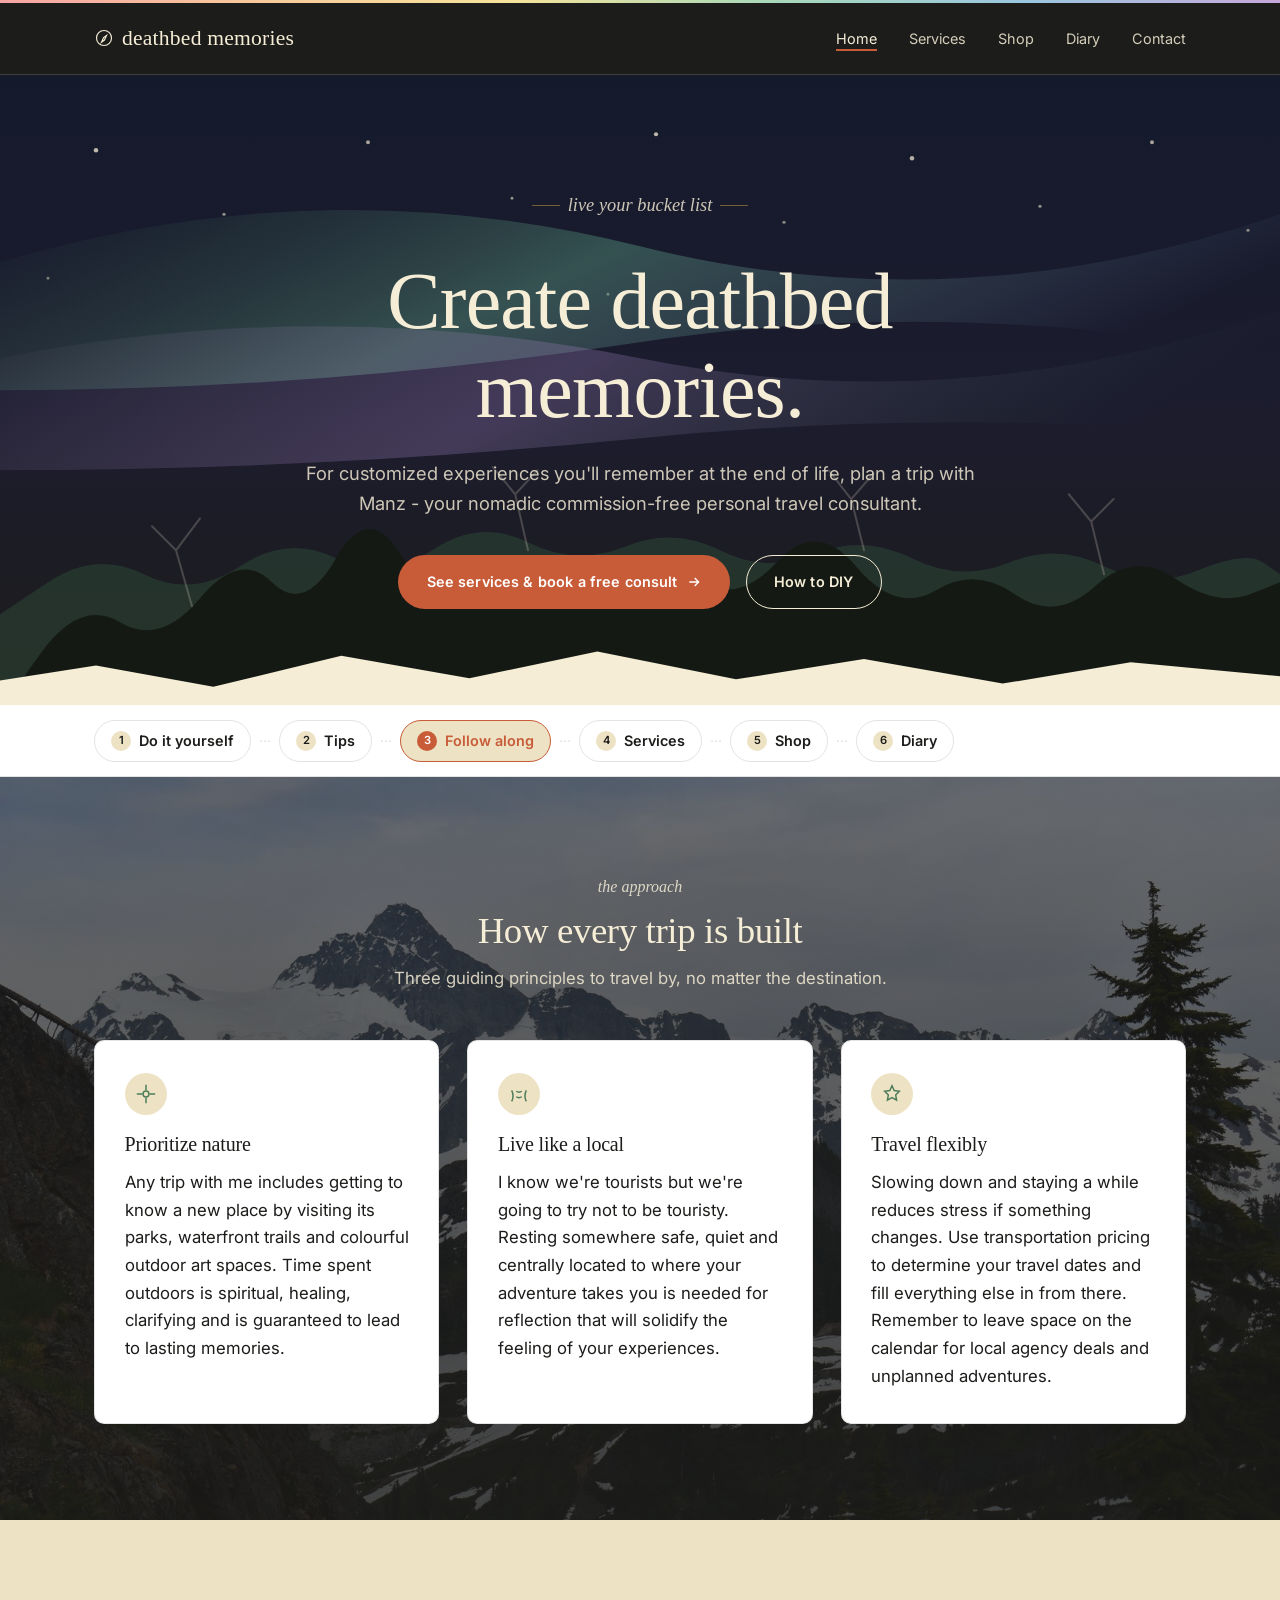
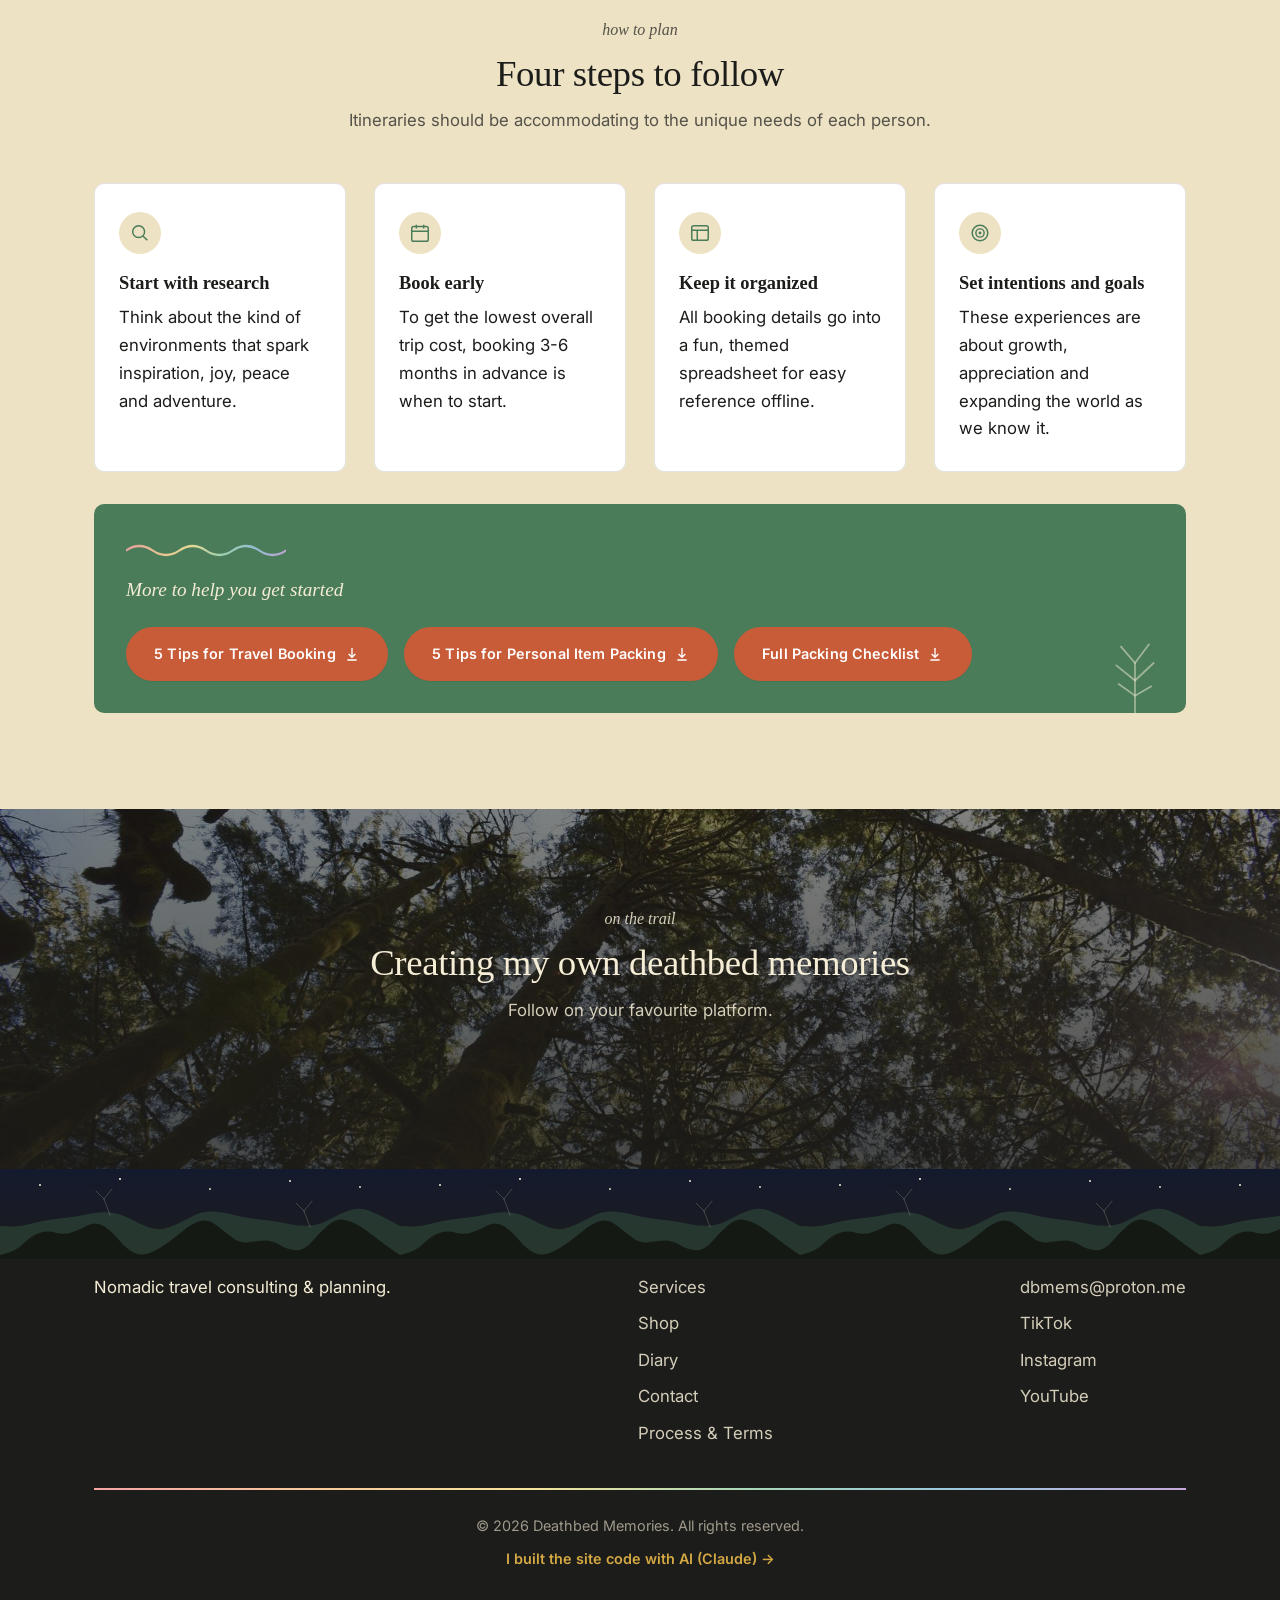
<file: index.html>
<!DOCTYPE html>
<html lang="en">
<head>
  <!-- Google tag (gtag.js) -->
<script async src="https://www.googletagmanager.com/gtag/js?id=G-LZJ85S4954"></script>
<script>
  window.dataLayer = window.dataLayer || [];
  function gtag(){dataLayer.push(arguments);}
  gtag('js', new Date());

  gtag('config', 'G-LZJ85S4954');
</script>
<meta charset="UTF-8">
<meta name="viewport" content="width=device-width, initial-scale=1.0">
<title>Deathbed Memories — Travel Planning &amp; Consulting</title>
<meta name="description" content="Create the memories you want to have before you die.">
<link rel="preconnect" href="https://fonts.googleapis.com">
<link href="https://fonts.googleapis.com/css2?family=Inter:wght@400;500;600;700&display=swap" rel="stylesheet">
<link rel="stylesheet" href="css/style.css">
</head>
<body>

<header class="site-header">
  <nav class="nav">
    <a class="nav-logo" href="index.html">
      <svg width="20" height="20" viewBox="0 0 24 24" fill="none" stroke="currentColor" stroke-width="1.4"><circle cx="12" cy="12" r="9"/><path d="M15 9l-2.5 5.5L9 17l2.5-5.5L15 9z"/></svg>
      deathbed memories
    </a>
    <button class="nav-toggle" aria-label="Toggle menu">☰</button>
    <ul class="nav-links">
      <li><a href="index.html" class="active">Home</a></li>
      <li><a href="services.html">Services</a></li>
      <li><a href="shop.html">Shop</a></li>
      <li><a href="blog.html">Diary</a></li>
      <li><a href="contact.html">Contact</a></li>
    </ul>
  </nav>
</header>

<section class="hero">
  <div class="topo-bg" aria-hidden="true">
    <svg viewBox="0 0 800 400" preserveAspectRatio="xMidYMid slice">
      <defs>
        <linearGradient id="skyGrad" x1="0" y1="0" x2="0" y2="1">
          <stop offset="0%" stop-color="#141a2e"/>
          <stop offset="55%" stop-color="#1c1c2f"/>
          <stop offset="100%" stop-color="#1C1C1A"/>
        </linearGradient>
        <linearGradient id="auroraGrad1" x1="0" y1="0" x2="1" y2="0.3">
          <stop offset="0%" stop-color="#4A7C59" stop-opacity="0"/>
          <stop offset="50%" stop-color="#6fbf9a" stop-opacity="0.35"/>
          <stop offset="100%" stop-color="#9AC7E0" stop-opacity="0"/>
        </linearGradient>
        <linearGradient id="auroraGrad2" x1="0" y1="0" x2="1" y2="0.2">
          <stop offset="0%" stop-color="#C7A8DB" stop-opacity="0"/>
          <stop offset="50%" stop-color="#a888c9" stop-opacity="0.3"/>
          <stop offset="100%" stop-color="#4A7C59" stop-opacity="0"/>
        </linearGradient>
      </defs>
      <rect width="800" height="400" fill="url(#skyGrad)"/>
      <g fill="#F5EDD6">
        <circle cx="60" cy="50" r="1.4" opacity="0.8"/>
        <circle cx="140" cy="90" r="1" opacity="0.6"/>
        <circle cx="230" cy="45" r="1.2" opacity="0.7"/>
        <circle cx="320" cy="80" r="0.9" opacity="0.6"/>
        <circle cx="410" cy="40" r="1.3" opacity="0.8"/>
        <circle cx="490" cy="95" r="1" opacity="0.55"/>
        <circle cx="570" cy="55" r="1.4" opacity="0.75"/>
        <circle cx="650" cy="85" r="1" opacity="0.6"/>
        <circle cx="720" cy="45" r="1.2" opacity="0.7"/>
        <circle cx="780" cy="100" r="1" opacity="0.55"/>
        <circle cx="30" cy="130" r="0.9" opacity="0.5"/>
        <circle cx="380" cy="140" r="0.9" opacity="0.45"/>
      </g>
      <path d="M0,120 Q200,60 400,110 T800,90 L800,180 Q600,140 400,170 T0,200 Z" fill="url(#auroraGrad1)"/>
      <path d="M0,180 Q200,140 400,180 T800,150 L800,230 Q600,210 400,230 T0,250 Z" fill="url(#auroraGrad2)"/>
      <path d="M0,340 Q0,340 30,320 Q60,300 90,315 Q120,330 150,310 Q180,290 210,305 Q240,320 270,300 Q300,280 330,295 Q360,310 390,298 Q420,285 450,300 Q480,315 510,302 Q540,290 570,305 Q600,320 630,308 Q660,295 690,310 Q720,325 750,312 Q780,300 790,308 L800,315 L800,400 L0,400 Z" fill="#2f4a3a" opacity="0.55"/>
      <path d="M0,400 Q0,400 25,365 Q50,330 75,345 Q100,360 125,330 Q150,300 170,320 Q190,340 210,305 Q230,270 250,302 Q270,335 295,322 Q320,310 345,328 Q370,345 390,322 Q410,300 435,318 Q460,335 485,308 Q510,280 535,310 Q560,340 585,325 Q610,310 635,328 Q660,345 685,322 Q710,300 735,318 Q760,335 780,328 L800,320 L800,400 L0,400 Z" fill="#141a13"/>
      <g stroke="rgba(245,237,214,0.22)" stroke-width="1.3" fill="none" stroke-linecap="round">
        <path d="M120,335 L110,300 M110,300 L95,285 M110,300 L125,280"/>
        <path d="M330,300 L322,265 M322,265 L308,248 M322,265 L336,250"/>
        <path d="M540,300 L532,268 M532,268 L518,250 M532,268 L546,252"/>
        <path d="M690,315 L682,282 M682,282 L668,265 M682,282 L696,268"/>
      </g>
    </svg>
  </div>
  <div class="wrap hero-inner">
    <p class="hero-tag">live your bucket list</p>
    <h1>Create deathbed memories.</h1>
    <p>
      For customized experiences you'll remember at the end of life, plan a trip with Manz - your nomadic commission-free personal travel consultant.
    </p>
    <div class="hero-actions">
      <a class="btn btn-primary" href="services.html">
        See services &amp; book a free consult
        <svg class="arrow" width="16" height="16" viewBox="0 0 24 24" fill="none" stroke="currentColor" stroke-width="2"><path d="M5 12h14M13 6l6 6-6 6"/></svg>
      </a>
      <a class="btn btn-outline" href="#concept">How to DIY</a>
    </div>
  </div>
  <div class="ridge-divider" aria-hidden="true">
    <svg viewBox="0 0 1200 120" preserveAspectRatio="none">
      <path fill="var(--color-cream)" d="M0,120 L0,72 L90,44 L200,84 L320,26 L440,68 L560,18 L690,70 L810,32 L940,78 L1060,38 L1200,64 L1200,120 Z"/>
    </svg>
  </div>
</section>

<nav class="trail-nav" aria-label="Page sections">
  <div class="wrap">
    <a class="trail-stop" data-section="concept" href="#concept"><span class="num">1</span> Do it yourself</a>
    <span class="trail-connector">···</span>
    <a class="trail-stop" data-section="values" href="#values"><span class="num">2</span> Tips</a>
    <span class="trail-connector">···</span>
    <a class="trail-stop" data-section="follow" href="#follow"><span class="num">3</span> Follow along</a>
    <span class="trail-connector">···</span>
    <a class="trail-stop" href="services.html"><span class="num">4</span> Services</a>
    <span class="trail-connector">···</span>
    <a class="trail-stop" href="shop.html"><span class="num">5</span> Shop</a>
    <span class="trail-connector">···</span>
    <a class="trail-stop" href="blog.html"><span class="num">6</span> Diary</a>
  </div>
</nav>

<section id="concept" class="has-bg-photo" style="background-image:url('images/backgrounds/mountain-peaks.jpg')">
  <div class="wrap">
    <div class="section-head reveal">
      <p class="eyebrow">the approach</p>
      <h2>How every trip is built</h2>
      <p>
        Three guiding principles to travel by, no matter the destination.
      </p>
    </div>
    <div class="grid reveal-stagger">
      <div class="card reveal" style="--i:0">
        <div class="card-icon"><svg viewBox="0 0 24 24" fill="none" stroke="currentColor" stroke-width="1.6"><path d="M12 2v6M12 16v6M2 12h6M16 12h6"/><circle cx="12" cy="12" r="3.2"/></svg></div>
        <h3>Prioritize nature</h3>
        <p>
          Any trip with me includes getting to know a new place by visiting
          its parks, waterfront trails and colourful outdoor art spaces.
          Time spent outdoors is spiritual, healing, clarifying and is
          guaranteed to lead to lasting memories.
        </p>
      </div>
      <div class="card reveal" style="--i:1">
        <div class="card-icon"><svg viewBox="0 0 24 24" fill="none" stroke="currentColor" stroke-width="1.6"><path d="M4 20c2-4 2-8 0-12M20 20c-2-4-2-8 0-12" /><path d="M9 9c1.5 1 4.5 1 6 0M9 15c1.5 1 4.5 1 6 0"/></svg></div>
        <h3>Live like a local</h3>
        <p>
          I know we're tourists but we're going to try not to be touristy.
          Resting somewhere safe, quiet and centrally located to where your
          adventure takes you is needed for reflection that will solidify
          the feeling of your experiences.
        </p>
      </div>
      <div class="card reveal" style="--i:2">
        <div class="card-icon"><svg viewBox="0 0 24 24" fill="none" stroke="currentColor" stroke-width="1.6"><path d="M12 3l2.4 5.2L20 9l-4 4 1 5.8L12 16l-5 2.8 1-5.8-4-4 5.6-.8L12 3z"/></svg></div>
        <h3>Travel flexibly</h3>
        <p>
          Slowing down and staying a while reduces stress if something
          changes. Use transportation pricing to determine your travel
          dates and fill everything else in from there. Remember to leave
          space on the calendar for local agency deals and unplanned
          adventures.
        </p>
      </div>
    </div>
  </div>
</section>

<section id="values" class="section-alt">
  <div class="wrap">
    <div class="section-head reveal">
      <p class="eyebrow">how to plan</p>
      <h2>Four steps to follow</h2>
      <p>
        Itineraries should be accommodating to the unique needs of each
        person.
      </p>
    </div>
    <ul class="values-list reveal-stagger">
      <li class="reveal" style="--i:0">
        <div class="card-icon"><svg viewBox="0 0 24 24" fill="none" stroke="currentColor" stroke-width="1.6"><circle cx="10.5" cy="10.5" r="6.5"/><path d="M20 20l-4.8-4.8"/></svg></div>
        <strong>Start with research</strong>
        Think about the kind of environments that spark inspiration, joy,
        peace and adventure.
      </li>
      <li class="reveal" style="--i:1">
        <div class="card-icon"><svg viewBox="0 0 24 24" fill="none" stroke="currentColor" stroke-width="1.6"><rect x="3" y="5" width="18" height="16" rx="2"/><path d="M3 10h18M8 3v4M16 3v4"/></svg></div>
        <strong>Book early</strong>
        To get the lowest overall trip cost, booking 3-6 months in advance
        is when to start.
      </li>
      <li class="reveal" style="--i:2">
        <div class="card-icon"><svg viewBox="0 0 24 24" fill="none" stroke="currentColor" stroke-width="1.6"><rect x="3" y="4" width="18" height="16" rx="2"/><path d="M3 9h18M9 9v11"/></svg></div>
        <strong>Keep it organized</strong>
        All booking details go into a fun, themed spreadsheet for easy
        reference offline.
      </li>
      <li class="reveal" style="--i:3">
        <div class="card-icon"><svg viewBox="0 0 24 24" fill="none" stroke="currentColor" stroke-width="1.6"><circle cx="12" cy="12" r="8.5"/><circle cx="12" cy="12" r="4.5"/><circle cx="12" cy="12" r="0.8" fill="currentColor"/></svg></div>
        <strong>Set intentions and goals</strong>
        These experiences are about growth, appreciation and expanding the
        world as we know it.
      </li>
    </ul>
    <div class="who-block reveal mt-2">
      <div class="pride-squiggle" aria-hidden="true">
        <svg viewBox="0 0 300 24" preserveAspectRatio="none">
          <defs>
            <linearGradient id="prideGrad" x1="0" y1="0" x2="1" y2="0">
              <stop offset="0%" stop-color="#F6A5A5"/>
              <stop offset="20%" stop-color="#F8C99B"/>
              <stop offset="40%" stop-color="#F5E39B"/>
              <stop offset="60%" stop-color="#A8D8B9"/>
              <stop offset="80%" stop-color="#9AC7E0"/>
              <stop offset="100%" stop-color="#C7A8DB"/>
            </linearGradient>
          </defs>
          <path d="M0,14 Q25,2 50,14 T100,14 T150,14 T200,14 T250,14 T300,14" fill="none" stroke="url(#prideGrad)" stroke-width="3" stroke-linecap="round"/>
        </svg>
      </div>
      <svg class="who-tree" viewBox="0 0 60 80" aria-hidden="true">
        <path d="M30 74V30" stroke="var(--color-cream)" stroke-width="1.5" stroke-linecap="round" opacity="0.5"/>
        <path d="M30 30 L18 16 M30 30 L42 14 M30 45 L14 32 M30 45 L46 30 M30 58 L16 48 M30 58 L44 50" stroke="var(--color-cream)" stroke-width="1.5" stroke-linecap="round" opacity="0.5" fill="none"/>
      </svg>
      <p class="who-lead">More to help you get started</p>
      <div class="who-actions">
        <a class="btn btn-primary" href="files/5-tips-travel-booking.pdf" target="_blank" rel="noopener">
          5 Tips for Travel Booking
          <svg class="arrow" width="16" height="16" viewBox="0 0 24 24" fill="none" stroke="currentColor" stroke-width="2"><path d="M12 3v13M7 12l5 5 5-5M5 21h14"/></svg>
        </a>
        <a class="btn btn-primary" href="files/5-packing-tips.pdf" target="_blank" rel="noopener">
          5 Tips for Personal Item Packing
          <svg class="arrow" width="16" height="16" viewBox="0 0 24 24" fill="none" stroke="currentColor" stroke-width="2"><path d="M12 3v13M7 12l5 5 5-5M5 21h14"/></svg>
        </a>
        <a class="btn btn-primary" href="files/personal-item-packing-guide.pdf" target="_blank" rel="noopener">
  Full Packing Checklist
  <svg class="arrow" width="16" height="16" viewBox="0 0 24 24" fill="none" stroke="currentColor" stroke-width="2"><path d="M12 3v13M7 12l5 5 5-5M5 21h14"/></svg>
</a>
      </div>
    </div>
  </div>
</section>

<section id="follow" class="has-bg-photo" style="background-image:url('images/backgrounds/forest-canopy.jpg')">
  <div class="wrap">
    <div class="section-head reveal">
      <p class="eyebrow">on the trail</p>
      <h2>Creating my own deathbed memories</h2>
      <p>Follow on your favourite platform.</p>
    </div>
  </div>
</section>

<footer class="site-footer">
  <div class="wrap">
    <div class="footer-grid">
      <div>
        <h4>deathbed memories</h4>
        <p>Nomadic travel consulting &amp; planning.</p>
      </div>
      <div>
        <h4>Site</h4>
        <ul class="footer-links">
          <li><a href="services.html">Services</a></li>
          <li><a href="shop.html">Shop</a></li>
          <li><a href="blog.html">Diary</a></li>
          <li><a href="contact.html">Contact</a></li>
          <li><a href="process.html">Process &amp; Terms</a></li>
        </ul>
      </div>
      <div>
        <h4>Contact</h4>
        <ul class="footer-links">
          <li><a href="mailto:dbmems@proton.me">dbmems@proton.me</a></li>
          <li><a href="https://www.tiktok.com/@deathbed.memories" target="_blank" rel="noopener">TikTok</a></li>
          <li><a href="https://www.instagram.com/deathbed.memories/" target="_blank" rel="noopener">Instagram</a></li>
          <li><a href="https://www.youtube.com/@deathbed.memoriess" target="_blank" rel="noopener">YouTube</a></li>
        </ul>
      </div>
    </div>
    <div class="footer-bottom">
      <p>&copy; 2026 Deathbed Memories. All rights reserved.</p>
      <p class="footer-free"><a href="contact.html?topic=website">I built the site code with AI (Claude) →</a></p>
    </div>
  </div>
</footer>

<script src="js/main.js"></script>
<script src="js/reveal.js"></script>
</body>
</html>
</file>
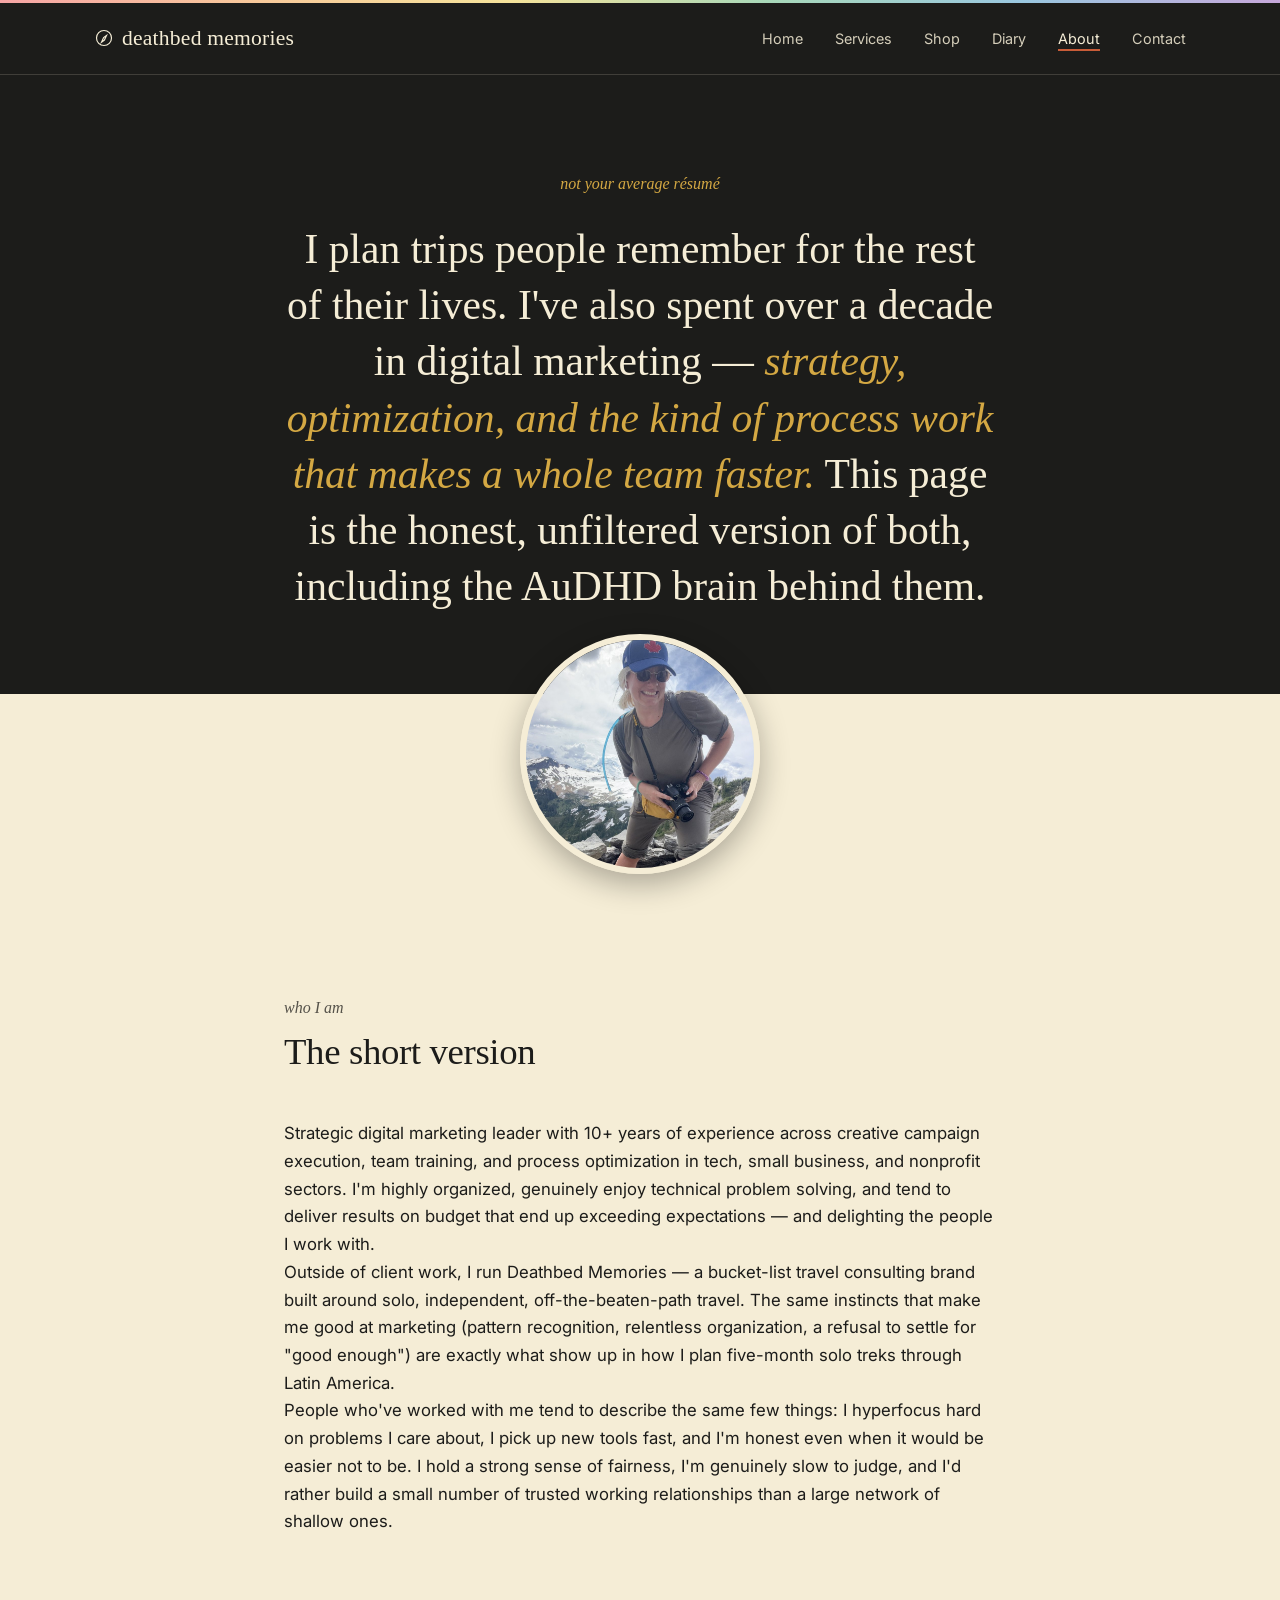
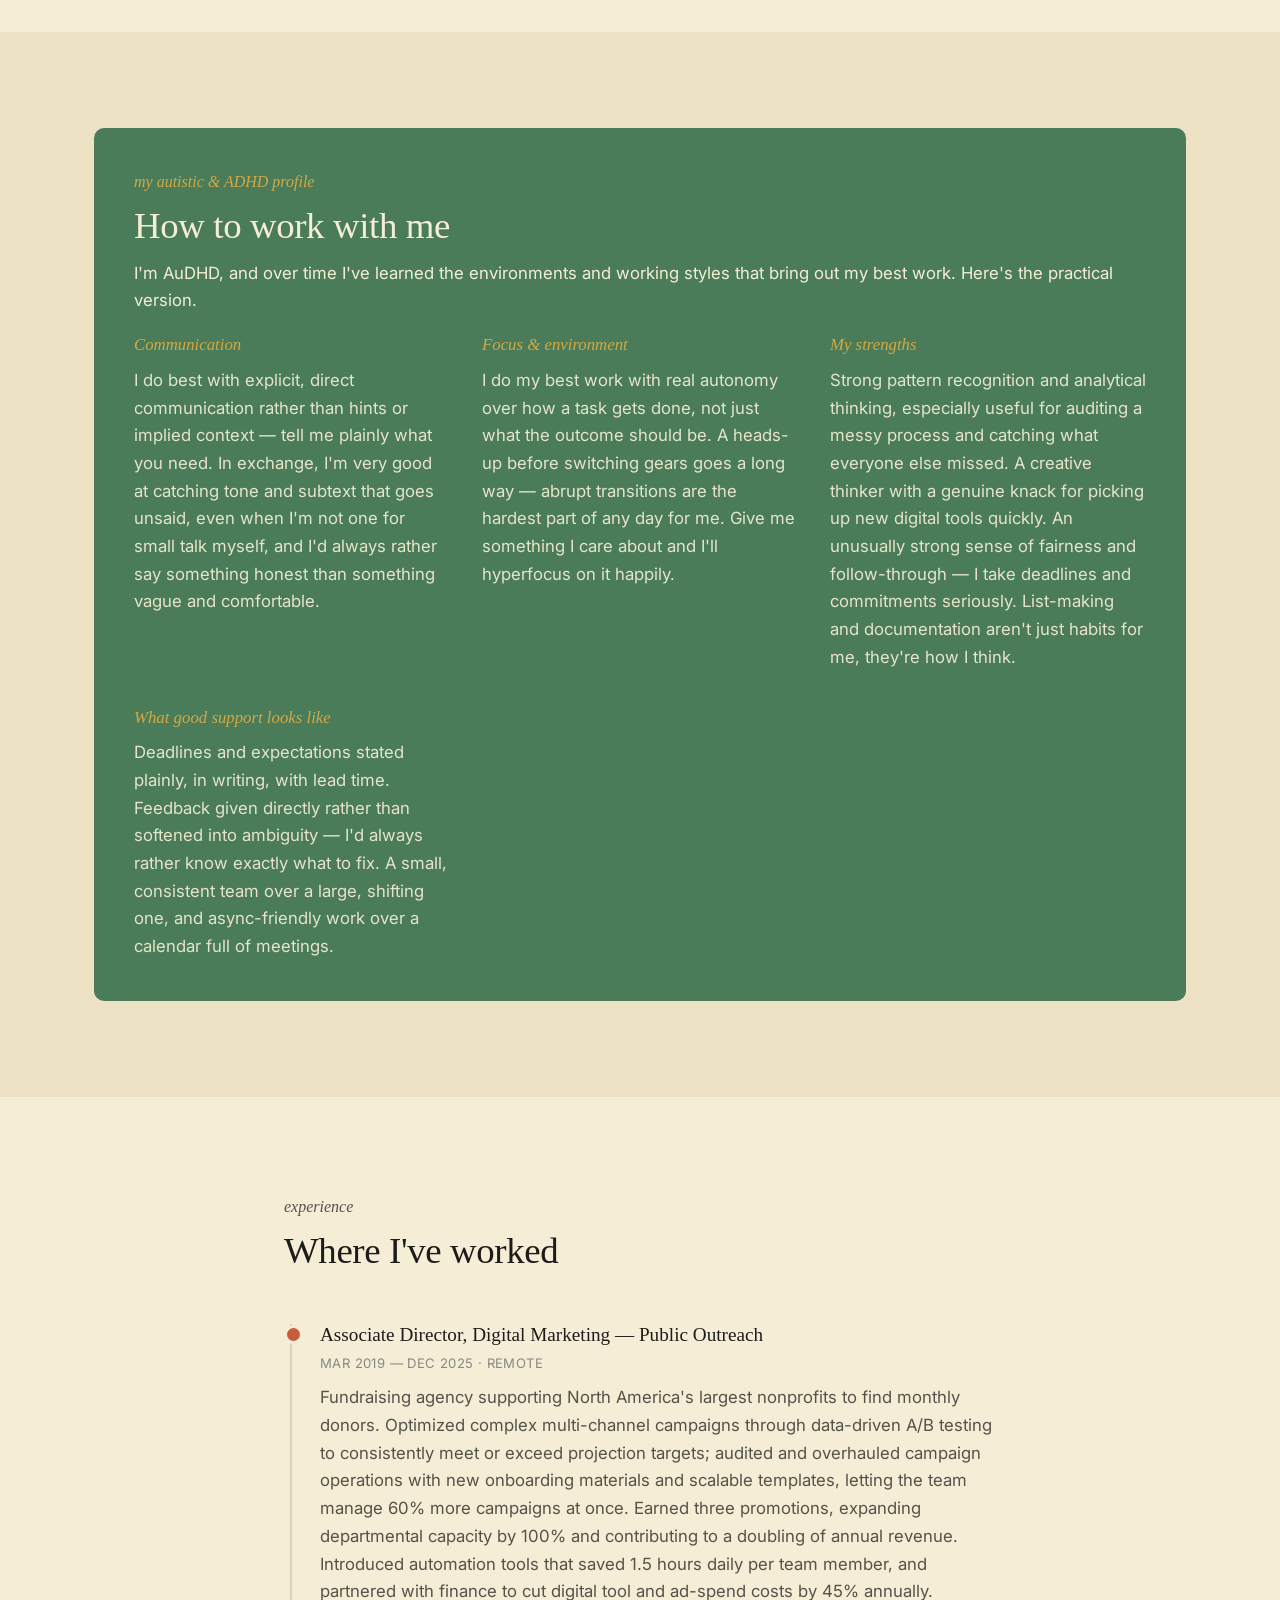
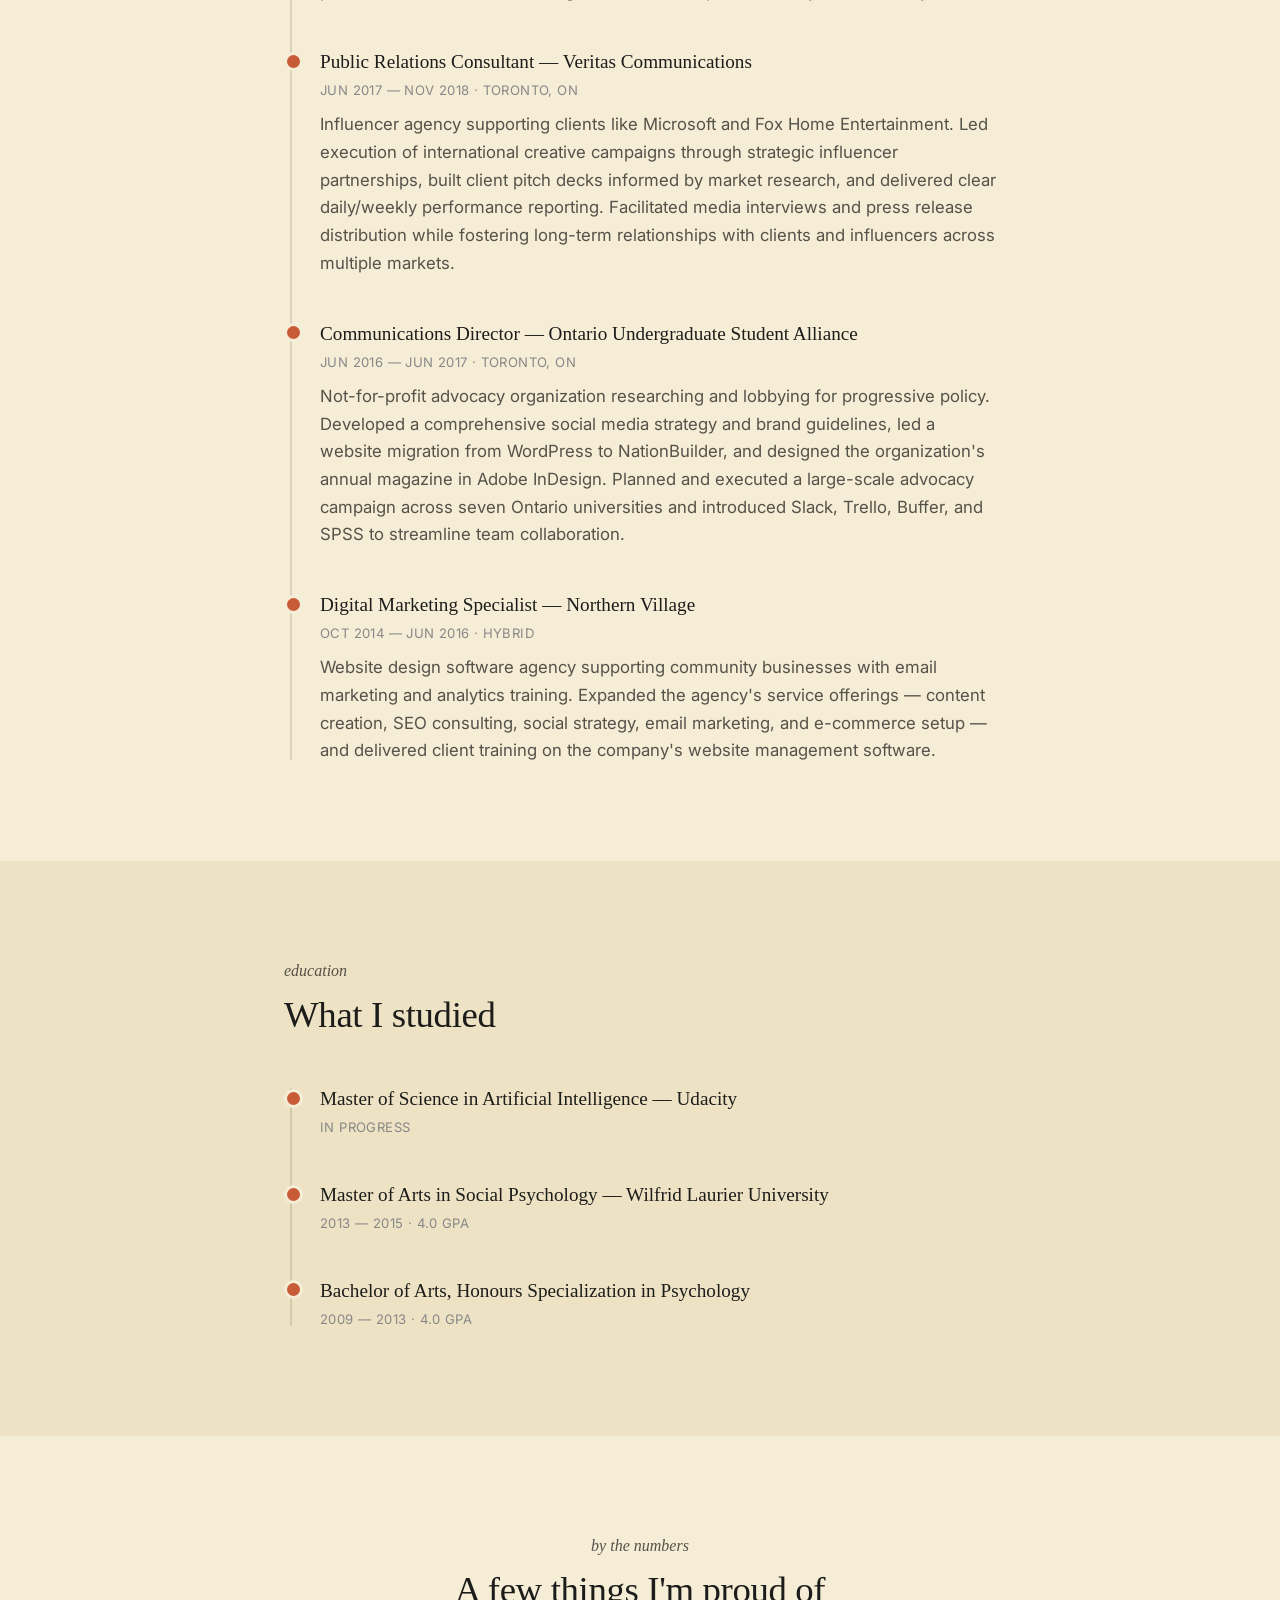
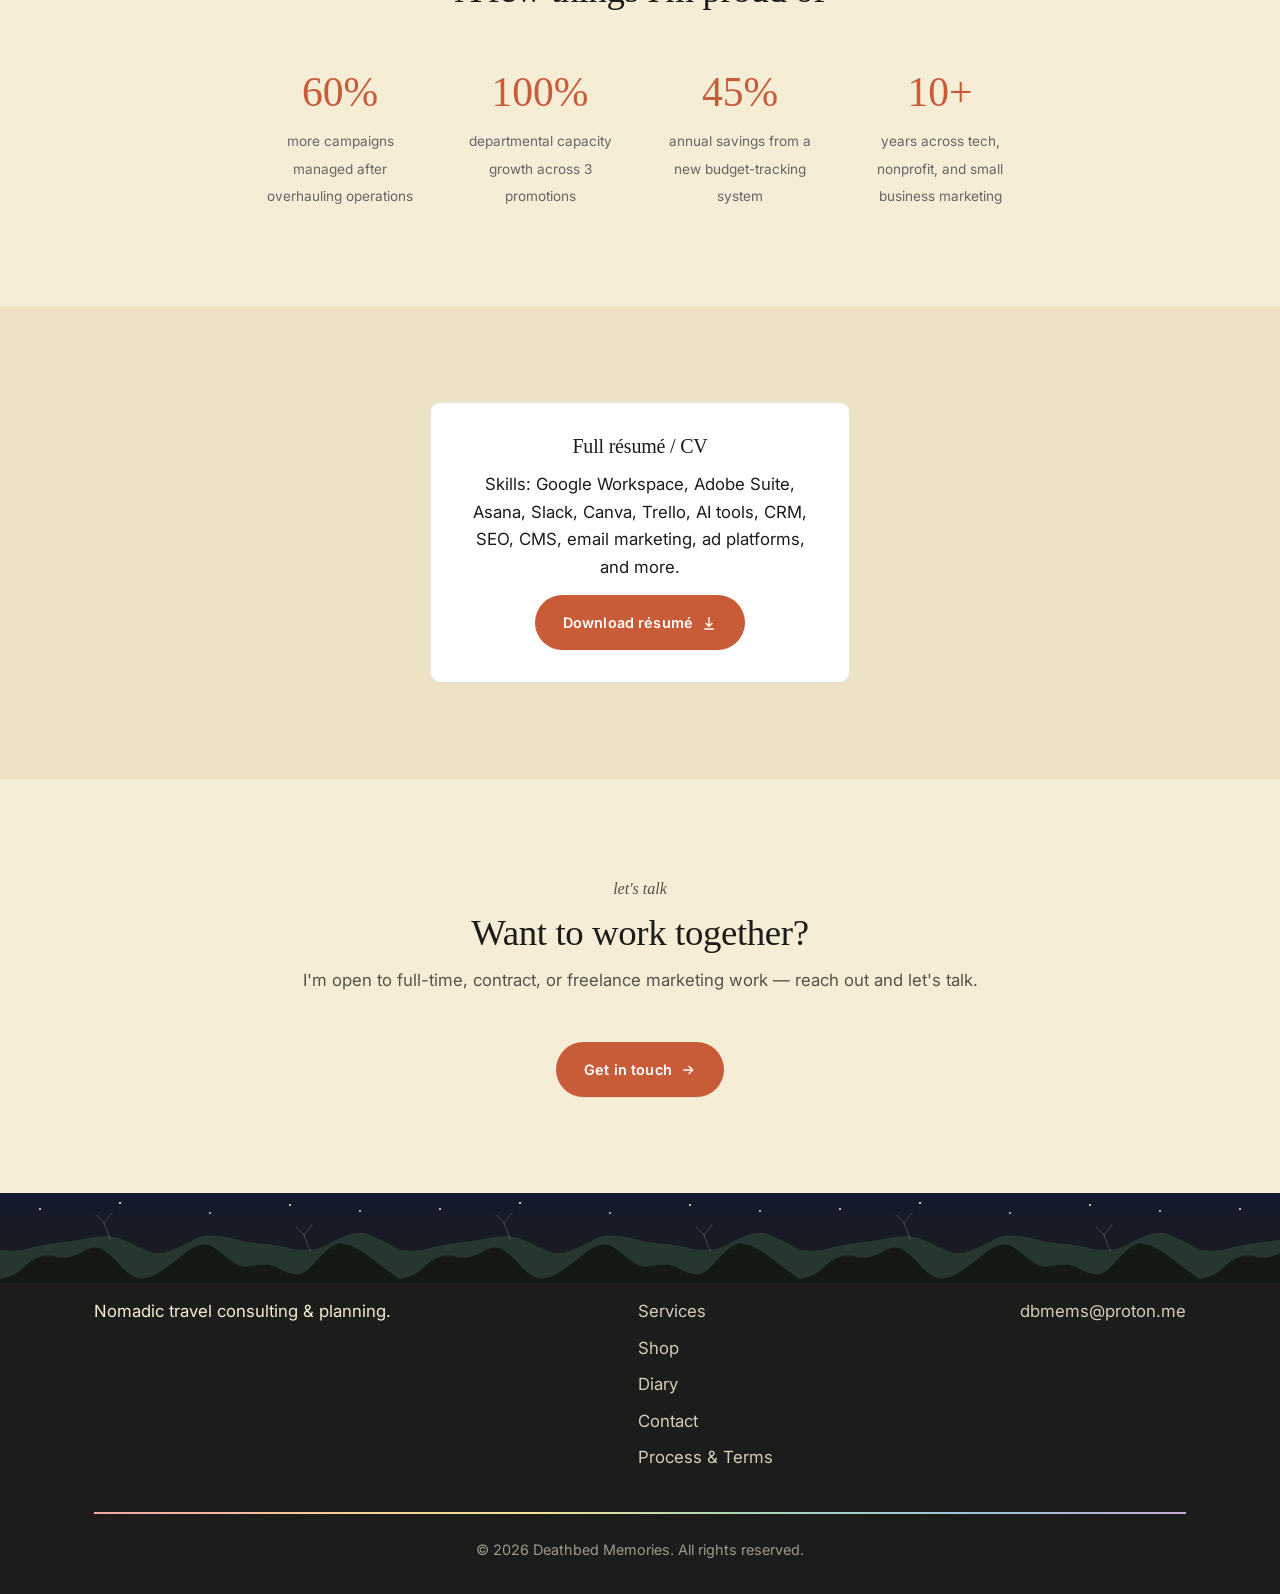
<file: about.html>
<!DOCTYPE html>
<html lang="en">
<head>
  <!-- Google tag (gtag.js) -->
<script async src="https://www.googletagmanager.com/gtag/js?id=G-LZJ85S4954"></script>
<script>
  window.dataLayer = window.dataLayer || [];
  function gtag(){dataLayer.push(arguments);}
  gtag('js', new Date());

  gtag('config', 'G-LZJ85S4954');
</script>
<meta charset="UTF-8">
<meta name="viewport" content="width=device-width, initial-scale=1.0">
<title>About — Deathbed Memories</title>
<meta name="description" content="Who I am, how I work, and my professional experience.">
<link rel="preconnect" href="https://fonts.googleapis.com">
<link href="https://fonts.googleapis.com/css2?family=Inter:wght@400;500;600;700&display=swap" rel="stylesheet">
<link rel="stylesheet" href="css/style.css">
</head>
<body>

<header class="site-header">
  <nav class="nav">
    <a class="nav-logo" href="index.html">
      <svg width="20" height="20" viewBox="0 0 24 24" fill="none" stroke="currentColor" stroke-width="1.4"><circle cx="12" cy="12" r="9"/><path d="M15 9l-2.5 5.5L9 17l2.5-5.5L15 9z"/></svg>
      deathbed memories
    </a>
    <button class="nav-toggle" aria-label="Toggle menu">☰</button>
    <ul class="nav-links">
      <li><a href="index.html">Home</a></li>
      <li><a href="services.html">Services</a></li>
      <li><a href="shop.html">Shop</a></li>
      <li><a href="blog.html">Diary</a></li>
      <li><a href="about.html" class="active">About</a></li>
      <li><a href="contact.html">Contact</a></li>
    </ul>
  </nav>
</header>

<section class="hero-editorial">
  <div class="wrap">
    <span class="eyebrow">not your average résumé</span>
    <p class="statement">
      I plan trips people remember for the rest of their lives. I've
      also spent over a decade in digital marketing — <em>strategy,
      optimization, and the kind of process work that makes a whole
      team faster.</em> This page is the honest, unfiltered version
      of both, including the AuDHD brain behind them.
    </p>
  </div>
</section>
<img class="portrait-overlap" src="images/about/amanda-portrait.jpg" alt="Amanda Kohler on a mountain summit">
<section>
  <div class="wrap" style="max-width:760px;">
    <div class="section-head reveal" style="text-align:left; max-width:none;">
      <p class="eyebrow">who I am</p>
      <h2>The short version</h2>
    </div>
    <p class="reveal">
      Strategic digital marketing leader with 10+ years of experience across creative campaign execution, team training, and process optimization in tech, small business, and nonprofit sectors. I'm highly organized, genuinely enjoy technical problem solving, and tend to deliver results on budget that end up exceeding expectations — and delighting the people I work with.
    </p>
    <p class="reveal">
      Outside of client work, I run Deathbed Memories — a bucket-list travel consulting brand built around solo, independent, off-the-beaten-path travel. The same instincts that make me good at marketing (pattern recognition, relentless organization, a refusal to settle for "good enough") are exactly what show up in how I plan five-month solo treks through Latin America.
    </p>
    <p class="reveal">
      People who've worked with me tend to describe the same few things: I hyperfocus hard on problems I care about, I pick up new tools fast, and I'm honest even when it would be easier not to be. I hold a strong sense of fairness, I'm genuinely slow to judge, and I'd rather build a small number of trusted working relationships than a large network of shallow ones.
    </p>
  </div>
</section>

<section class="section-alt">
  <div class="wrap">
    <div class="manual-box reveal">
      <div class="section-head" style="text-align:left; max-width:none; margin-bottom:0;">
        <p class="eyebrow">my autistic &amp; ADHD profile</p>
        <h2>How to work with me</h2>
        <p>I'm AuDHD, and over time I've learned the environments and working styles that bring out my best work. Here's the practical version.</p>
      </div>
      <div class="manual-grid">
        <div>
          <h4>Communication</h4>
          <p>I do best with explicit, direct communication rather than hints or implied context — tell me plainly what you need. In exchange, I'm very good at catching tone and subtext that goes unsaid, even when I'm not one for small talk myself, and I'd always rather say something honest than something vague and comfortable.</p>
        </div>
        <div>
          <h4>Focus &amp; environment</h4>
          <p>I do my best work with real autonomy over how a task gets done, not just what the outcome should be. A heads-up before switching gears goes a long way — abrupt transitions are the hardest part of any day for me. Give me something I care about and I'll hyperfocus on it happily.</p>
        </div>
        <div>
          <h4>My strengths</h4>
          <p>Strong pattern recognition and analytical thinking, especially useful for auditing a messy process and catching what everyone else missed. A creative thinker with a genuine knack for picking up new digital tools quickly. An unusually strong sense of fairness and follow-through — I take deadlines and commitments seriously. List-making and documentation aren't just habits for me, they're how I think.</p>
        </div>
        <div>
          <h4>What good support looks like</h4>
          <p>Deadlines and expectations stated plainly, in writing, with lead time. Feedback given directly rather than softened into ambiguity — I'd always rather know exactly what to fix. A small, consistent team over a large, shifting one, and async-friendly work over a calendar full of meetings.</p>
        </div>
      </div>
    </div>
  </div>
</section>

<section>
  <div class="wrap" style="max-width:760px;">
    <div class="section-head reveal" style="text-align:left; max-width:none;">
      <p class="eyebrow">experience</p>
      <h2>Where I've worked</h2>
    </div>
    <div class="timeline reveal">
      <div class="timeline-item">
        <div class="role">Associate Director, Digital Marketing — Public Outreach</div>
        <div class="dates">Mar 2019 — Dec 2025 · Remote</div>
        <p>Fundraising agency supporting North America's largest nonprofits to find monthly donors. Optimized complex multi-channel campaigns through data-driven A/B testing to consistently meet or exceed projection targets; audited and overhauled campaign operations with new onboarding materials and scalable templates, letting the team manage 60% more campaigns at once. Earned three promotions, expanding departmental capacity by 100% and contributing to a doubling of annual revenue. Introduced automation tools that saved 1.5 hours daily per team member, and partnered with finance to cut digital tool and ad-spend costs by 45% annually.</p>
      </div>
      <div class="timeline-item">
        <div class="role">Public Relations Consultant — Veritas Communications</div>
        <div class="dates">Jun 2017 — Nov 2018 · Toronto, ON</div>
        <p>Influencer agency supporting clients like Microsoft and Fox Home Entertainment. Led execution of international creative campaigns through strategic influencer partnerships, built client pitch decks informed by market research, and delivered clear daily/weekly performance reporting. Facilitated media interviews and press release distribution while fostering long-term relationships with clients and influencers across multiple markets.</p>
      </div>
      <div class="timeline-item">
        <div class="role">Communications Director — Ontario Undergraduate Student Alliance</div>
        <div class="dates">Jun 2016 — Jun 2017 · Toronto, ON</div>
        <p>Not-for-profit advocacy organization researching and lobbying for progressive policy. Developed a comprehensive social media strategy and brand guidelines, led a website migration from WordPress to NationBuilder, and designed the organization's annual magazine in Adobe InDesign. Planned and executed a large-scale advocacy campaign across seven Ontario universities and introduced Slack, Trello, Buffer, and SPSS to streamline team collaboration.</p>
      </div>
      <div class="timeline-item">
        <div class="role">Digital Marketing Specialist — Northern Village</div>
        <div class="dates">Oct 2014 — Jun 2016 · Hybrid</div>
        <p>Website design software agency supporting community businesses with email marketing and analytics training. Expanded the agency's service offerings — content creation, SEO consulting, social strategy, email marketing, and e-commerce setup — and delivered client training on the company's website management software.</p>
      </div>
    </div>
  </div>
</section>

<section class="section-alt">
  <div class="wrap" style="max-width:760px;">
    <div class="section-head reveal" style="text-align:left; max-width:none;">
      <p class="eyebrow">education</p>
      <h2>What I studied</h2>
    </div>
    <div class="timeline reveal">
      <div class="timeline-item">
        <div class="role">Master of Science in Artificial Intelligence — Udacity</div>
        <div class="dates">In progress</div>
      </div>
      <div class="timeline-item">
        <div class="role">Master of Arts in Social Psychology — Wilfrid Laurier University</div>
        <div class="dates">2013 — 2015 · 4.0 GPA</div>
      </div>
      <div class="timeline-item">
        <div class="role">Bachelor of Arts, Honours Specialization in Psychology</div>
        <div class="dates">2009 — 2013 · 4.0 GPA</div>
      </div>
    </div>
  </div>
</section>

<section>
  <div class="wrap">
    <div class="section-head reveal">
      <p class="eyebrow">by the numbers</p>
      <h2>A few things I'm proud of</h2>
    </div>
    <div class="stat-strip reveal">
      <div class="stat">
        <span class="stat-num">60%</span>
        <span class="stat-label">more campaigns managed after overhauling operations</span>
      </div>
      <div class="stat">
        <span class="stat-num">100%</span>
        <span class="stat-label">departmental capacity growth across 3 promotions</span>
      </div>
      <div class="stat">
        <span class="stat-num">45%</span>
        <span class="stat-label">annual savings from a new budget-tracking system</span>
      </div>
      <div class="stat">
        <span class="stat-num">10+</span>
        <span class="stat-label">years across tech, nonprofit, and small business marketing</span>
      </div>
    </div>
  </div>
</section>

<section class="section-alt">
  <div class="wrap">
    <div class="card reveal" style="max-width:420px; margin:0 auto; text-align:center;">
      <h3>Full résumé / CV</h3>
      <p>Skills: Google Workspace, Adobe Suite, Asana, Slack, Canva, Trello, AI tools, CRM, SEO, CMS, email marketing, ad platforms, and more.</p>
      <a class="btn btn-primary" style="align-self:center;" href="files/resume.pdf" target="_blank" rel="noopener">
        Download résumé
        <svg class="arrow" width="16" height="16" viewBox="0 0 24 24" fill="none" stroke="currentColor" stroke-width="2"><path d="M12 3v13M7 12l5 5 5-5M5 21h14"/></svg>
      </a>
    </div>
  </div>
</section>

<section>
  <div class="wrap" style="text-align:center;">
    <div class="section-head reveal">
      <p class="eyebrow">let's talk</p>
      <h2>Want to work together?</h2>
      <p>I'm open to full-time, contract, or freelance marketing work — reach out and let's talk.</p>
    </div>
    <a class="btn btn-primary reveal" href="contact.html?topic=hire">
      Get in touch
      <svg class="arrow" width="16" height="16" viewBox="0 0 24 24" fill="none" stroke="currentColor" stroke-width="2"><path d="M5 12h14M13 6l6 6-6 6"/></svg>
    </a>
  </div>
</section>

<footer class="site-footer">
  <div class="wrap">
    <div class="footer-grid">
      <div>
        <h4>deathbed memories</h4>
        <p>Nomadic travel consulting &amp; planning.</p>
      </div>
      <div>
        <h4>Site</h4>
        <ul class="footer-links">
          <li><a href="services.html">Services</a></li>
          <li><a href="shop.html">Shop</a></li>
          <li><a href="blog.html">Diary</a></li>
          <li><a href="contact.html">Contact</a></li>
          <li><a href="process.html">Process &amp; Terms</a></li>
        </ul>
      </div>
      <div>
        <h4>Contact</h4>
        <ul class="footer-links">
          <li><a href="mailto:dbmems@proton.me">dbmems@proton.me</a></li>
        </ul>
      </div>
    </div>
    <div class="footer-bottom">
      <p>&copy; 2026 Deathbed Memories. All rights reserved.</p>
    </div>
  </div>
</footer>

<script src="js/main.js"></script>
<script src="js/reveal.js"></script>
</body>
</html>
</file>
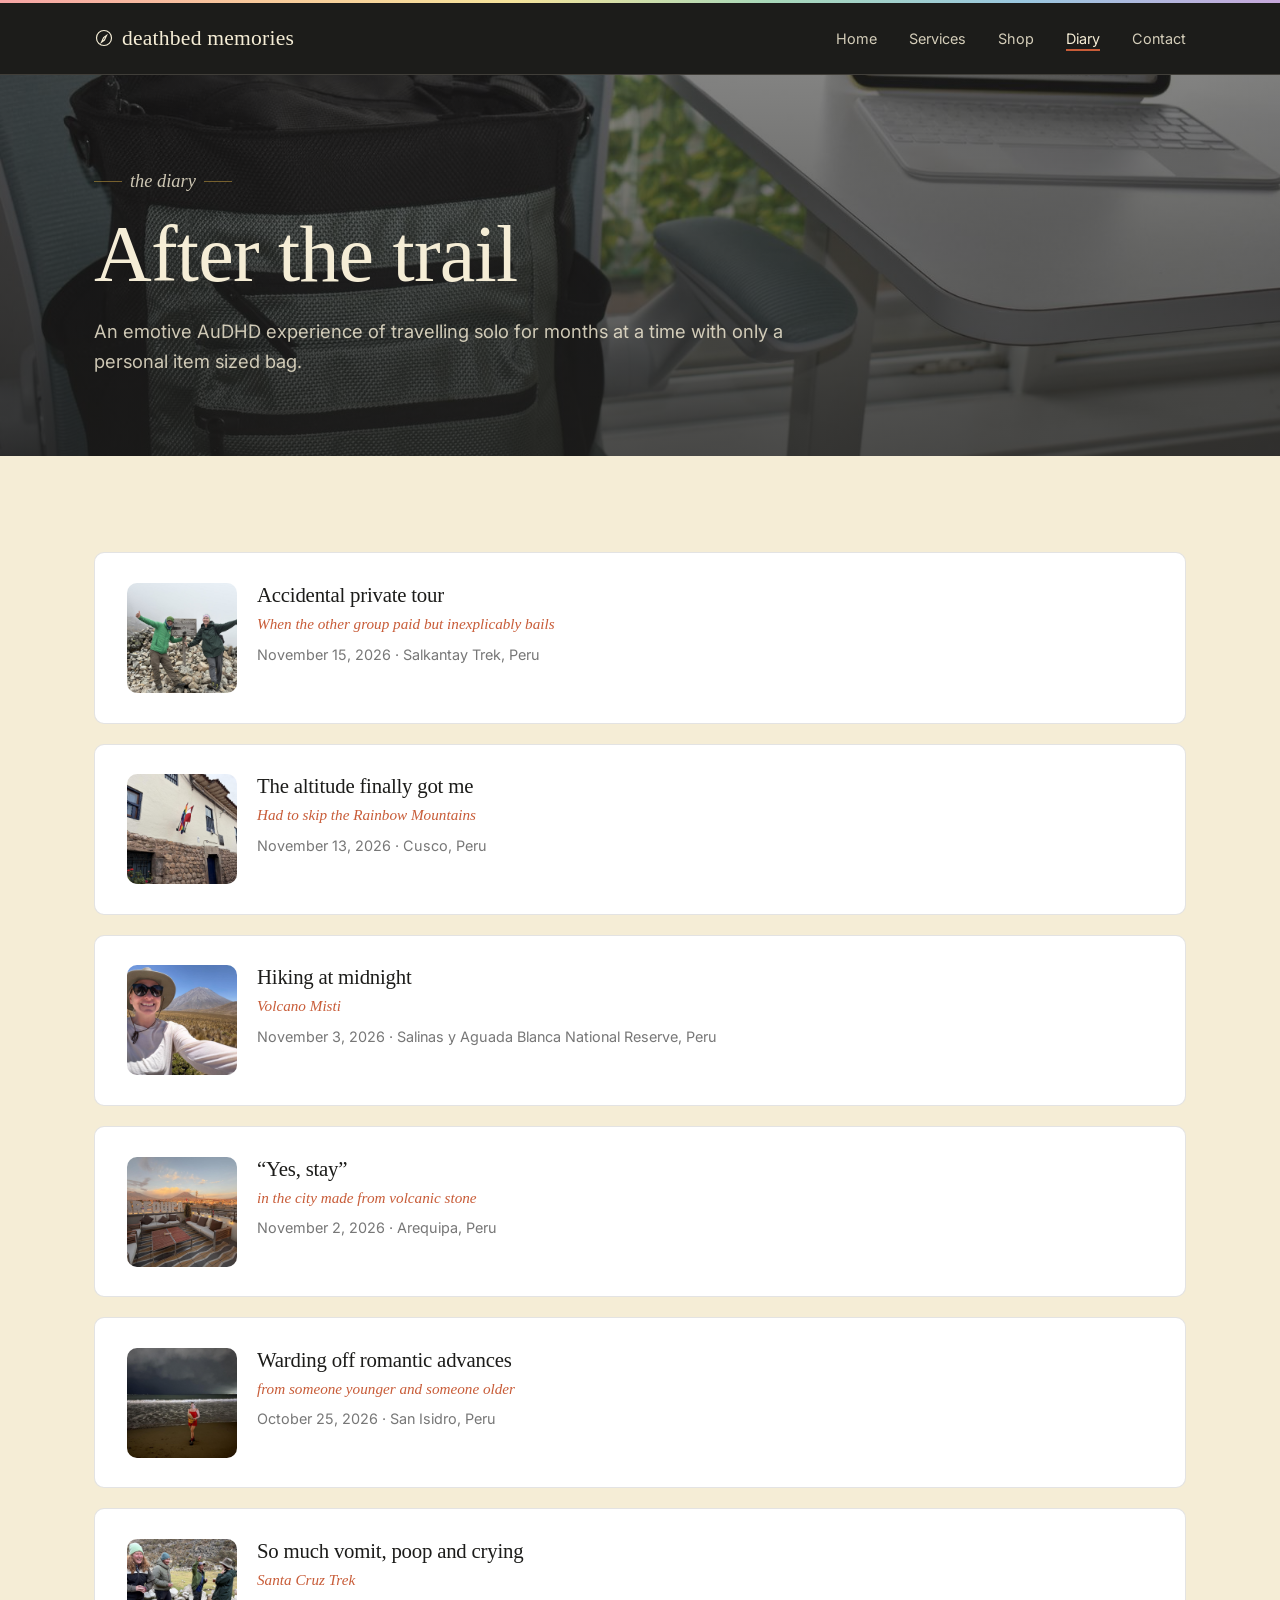
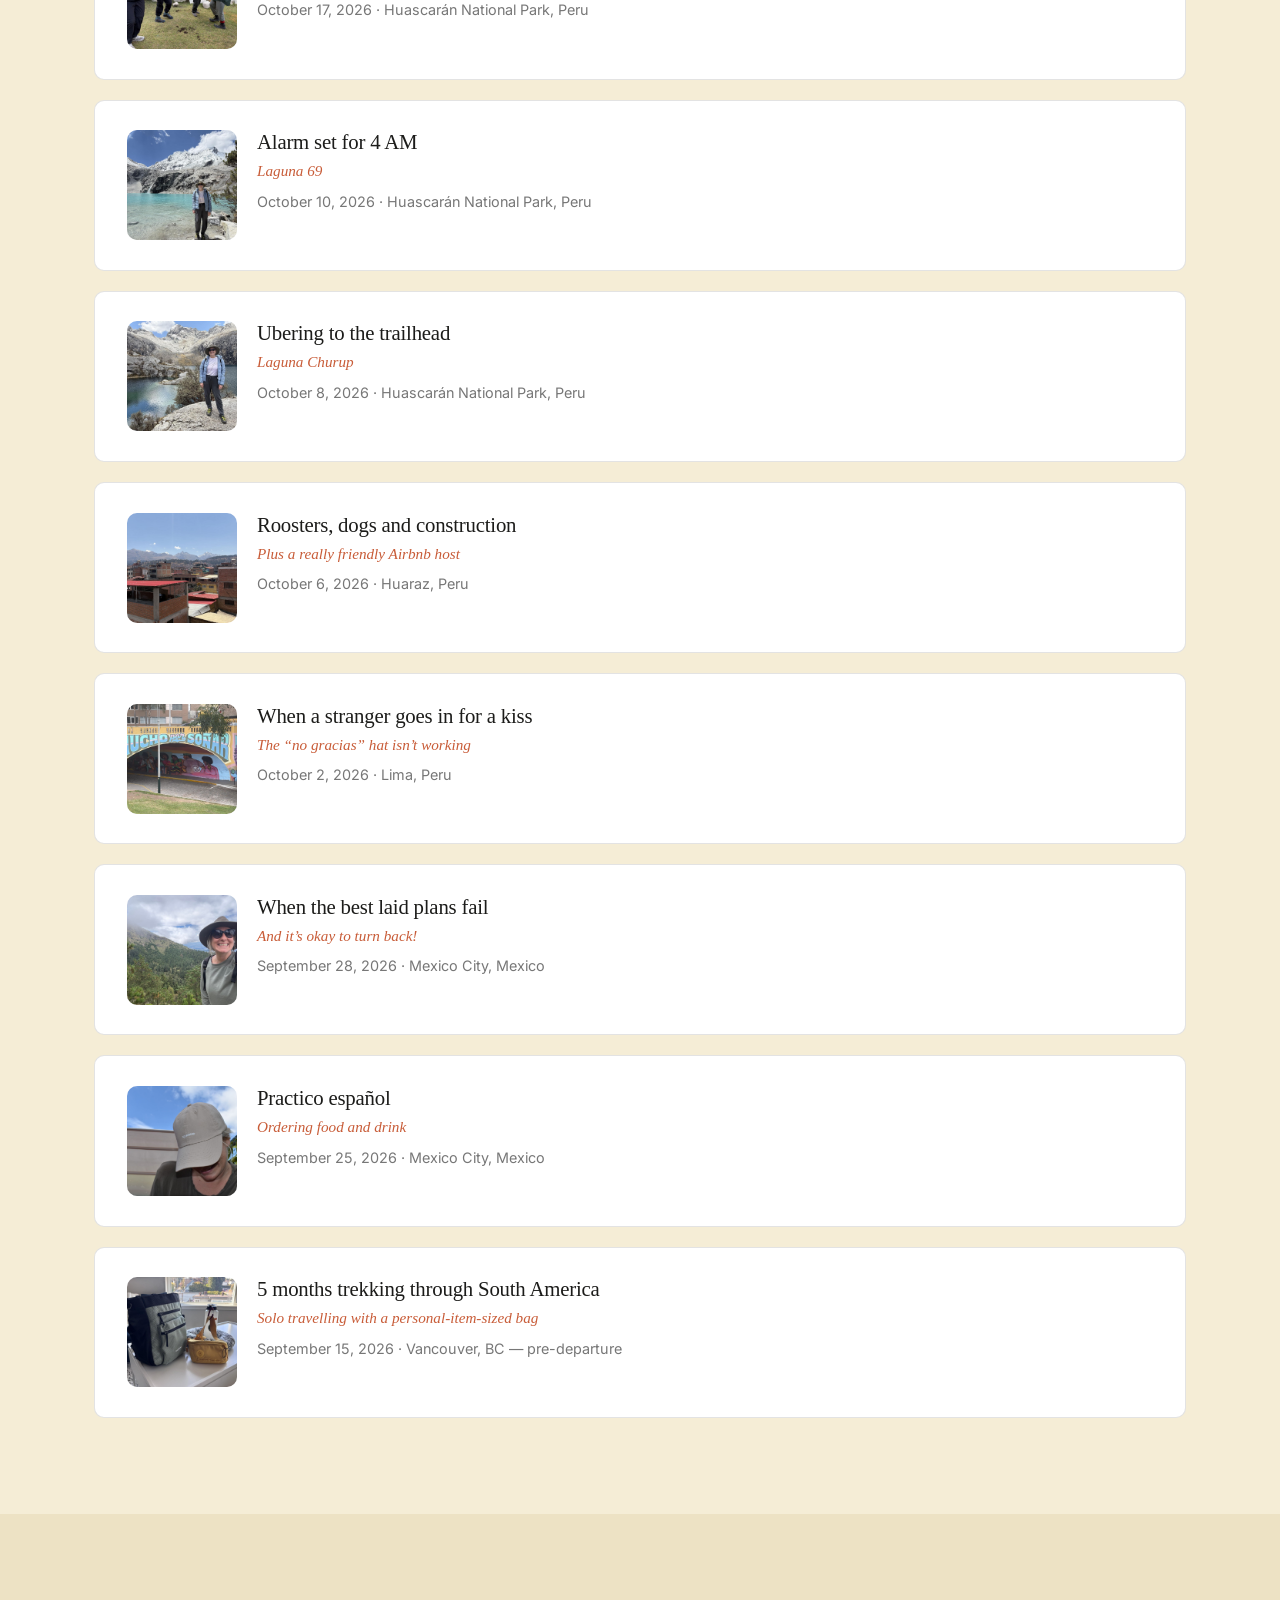
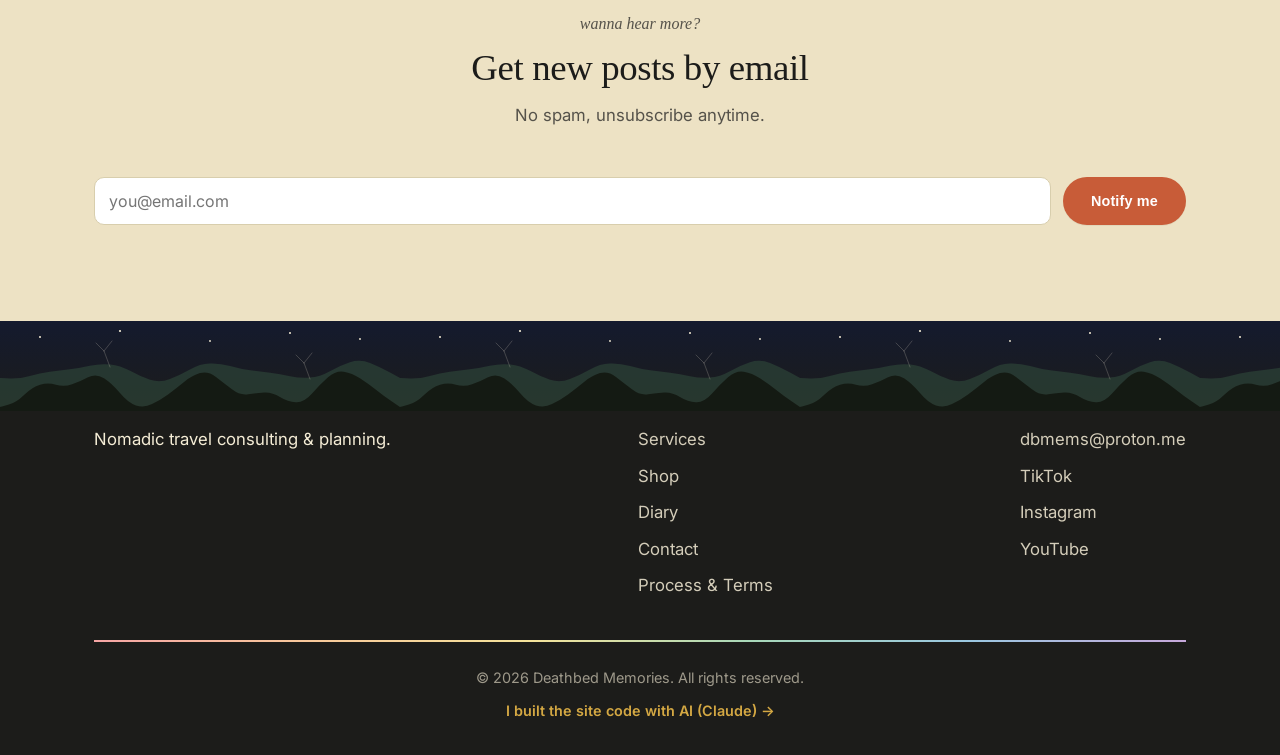
<file: blog.html>
<!DOCTYPE html>
<html lang="en">
<head>
  <!-- Google tag (gtag.js) -->
<script async src="https://www.googletagmanager.com/gtag/js?id=G-LZJ85S4954"></script>
<script>
  window.dataLayer = window.dataLayer || [];
  function gtag(){dataLayer.push(arguments);}
  gtag('js', new Date());

  gtag('config', 'G-LZJ85S4954');
</script>
<meta charset="UTF-8">
<meta name="viewport" content="width=device-width, initial-scale=1.0">
<title>Diary — Deathbed Memories</title>
<meta name="description" content="Solo traveller diary and candid, emotionl trip stories from Deathbed Memories.">
<link rel="preconnect" href="https://fonts.googleapis.com">
<link href="https://fonts.googleapis.com/css2?family=Inter:wght@400;500;600;700&display=swap" rel="stylesheet">
<link rel="stylesheet" href="css/style.css">
</head>
<body>

<header class="site-header">
  <nav class="nav">
    <a class="nav-logo" href="index.html">
      <svg width="20" height="20" viewBox="0 0 24 24" fill="none" stroke="currentColor" stroke-width="1.4"><circle cx="12" cy="12" r="9"/><path d="M15 9l-2.5 5.5L9 17l2.5-5.5L15 9z"/></svg>
      deathbed memories
    </a>
    <button class="nav-toggle" aria-label="Toggle menu">☰</button>
    <ul class="nav-links">
      <li><a href="index.html">Home</a></li>
      <li><a href="services.html">Services</a></li>
      <li><a href="shop.html">Shop</a></li>
      <li><a href="blog.html" class="active">Diary</a></li>
      <li><a href="contact.html">Contact</a></li>
    </ul>
  </nav>
</header>

<section class="hero hero-simple has-bg-photo" style="background-image:url('images/blog/workspace-desk.jpg')">
  <div class="wrap">
    <p class="hero-tag">the diary</p>
    <h1>After the trail</h1>
    <p>
      An emotive AuDHD experience of travelling solo for months at a time
      with only a personal item sized bag.
    </p>
  </div>
</section>

<!-- ============================================================
     DIARY LIST — filled in by js/blog.js from data/posts.json.
     To publish a new post, add an entry to data/posts.json.
     You do not need to edit this HTML file.
     Moved above the signup form per your request — posts first,
     signup below.
     ============================================================ -->
<section>
  <div class="wrap">
    <div class="blog-list reveal" id="blog-list"><!-- filled in by js/blog.js --></div>
  </div>
</section>

<!-- ============================================================
     EMAIL ALERT SIGNUP — new-post notifications.
     Uses Formspree's free plan, same setup as the rest of the site.
     ============================================================ -->
<section class="section-alt">
  <div class="wrap">
    <div class="section-head reveal">
      <p class="eyebrow">wanna hear more?</p>
      <h2>Get new posts by email</h2>
      <p>No spam, unsubscribe anytime.</p>
    </div>
    <form class="inline-form center reveal" style="justify-content:center;" action="https://formspree.io/f/mgaezpkg" method="POST">
      <label class="sr-only" for="alert-email">Email address</label>
      <input type="email" id="alert-email" name="email" placeholder="you@email.com" required>
      <input type="hidden" name="_subject" value="New diary alert signup — Deathbed Memories">
      <button class="btn btn-primary" type="submit">Notify me</button>
    </form>
  </div>
</section>

<footer class="site-footer">
  <div class="wrap">
    <div class="footer-grid">
      <div>
        <h4>deathbed memories</h4>
        <p>Nomadic travel consulting &amp; planning.</p>
      </div>
      <div>
        <h4>Site</h4>
        <ul class="footer-links">
          <li><a href="services.html">Services</a></li>
          <li><a href="shop.html">Shop</a></li>
          <li><a href="blog.html">Diary</a></li>
          <li><a href="contact.html">Contact</a></li>
          <li><a href="process.html">Process &amp; Terms</a></li>
        </ul>
      </div>
      <div>
        <h4>Contact</h4>
        <ul class="footer-links">
          <li><a href="mailto:dbmems@proton.me">dbmems@proton.me</a></li>
          <li><a href="https://www.tiktok.com/@deathbed.memories" target="_blank" rel="noopener">TikTok</a></li>
          <li><a href="https://www.instagram.com/deathbed.memories/" target="_blank" rel="noopener">Instagram</a></li>
          <li><a href="https://www.youtube.com/@deathbed.memoriess" target="_blank" rel="noopener">YouTube</a></li>
        </ul>
      </div>
    </div>
    <div class="footer-bottom">
      <p>&copy; 2026 Deathbed Memories. All rights reserved.</p>
      <p class="footer-free"><a href="contact.html?topic=website">I built the site code with AI (Claude) →</a></p>
    </div>
  </div>
</footer>

<script src="js/main.js"></script>
<script src="js/reveal.js"></script>
<script src="js/blog.js"></script>
</body>
</html>
</file>
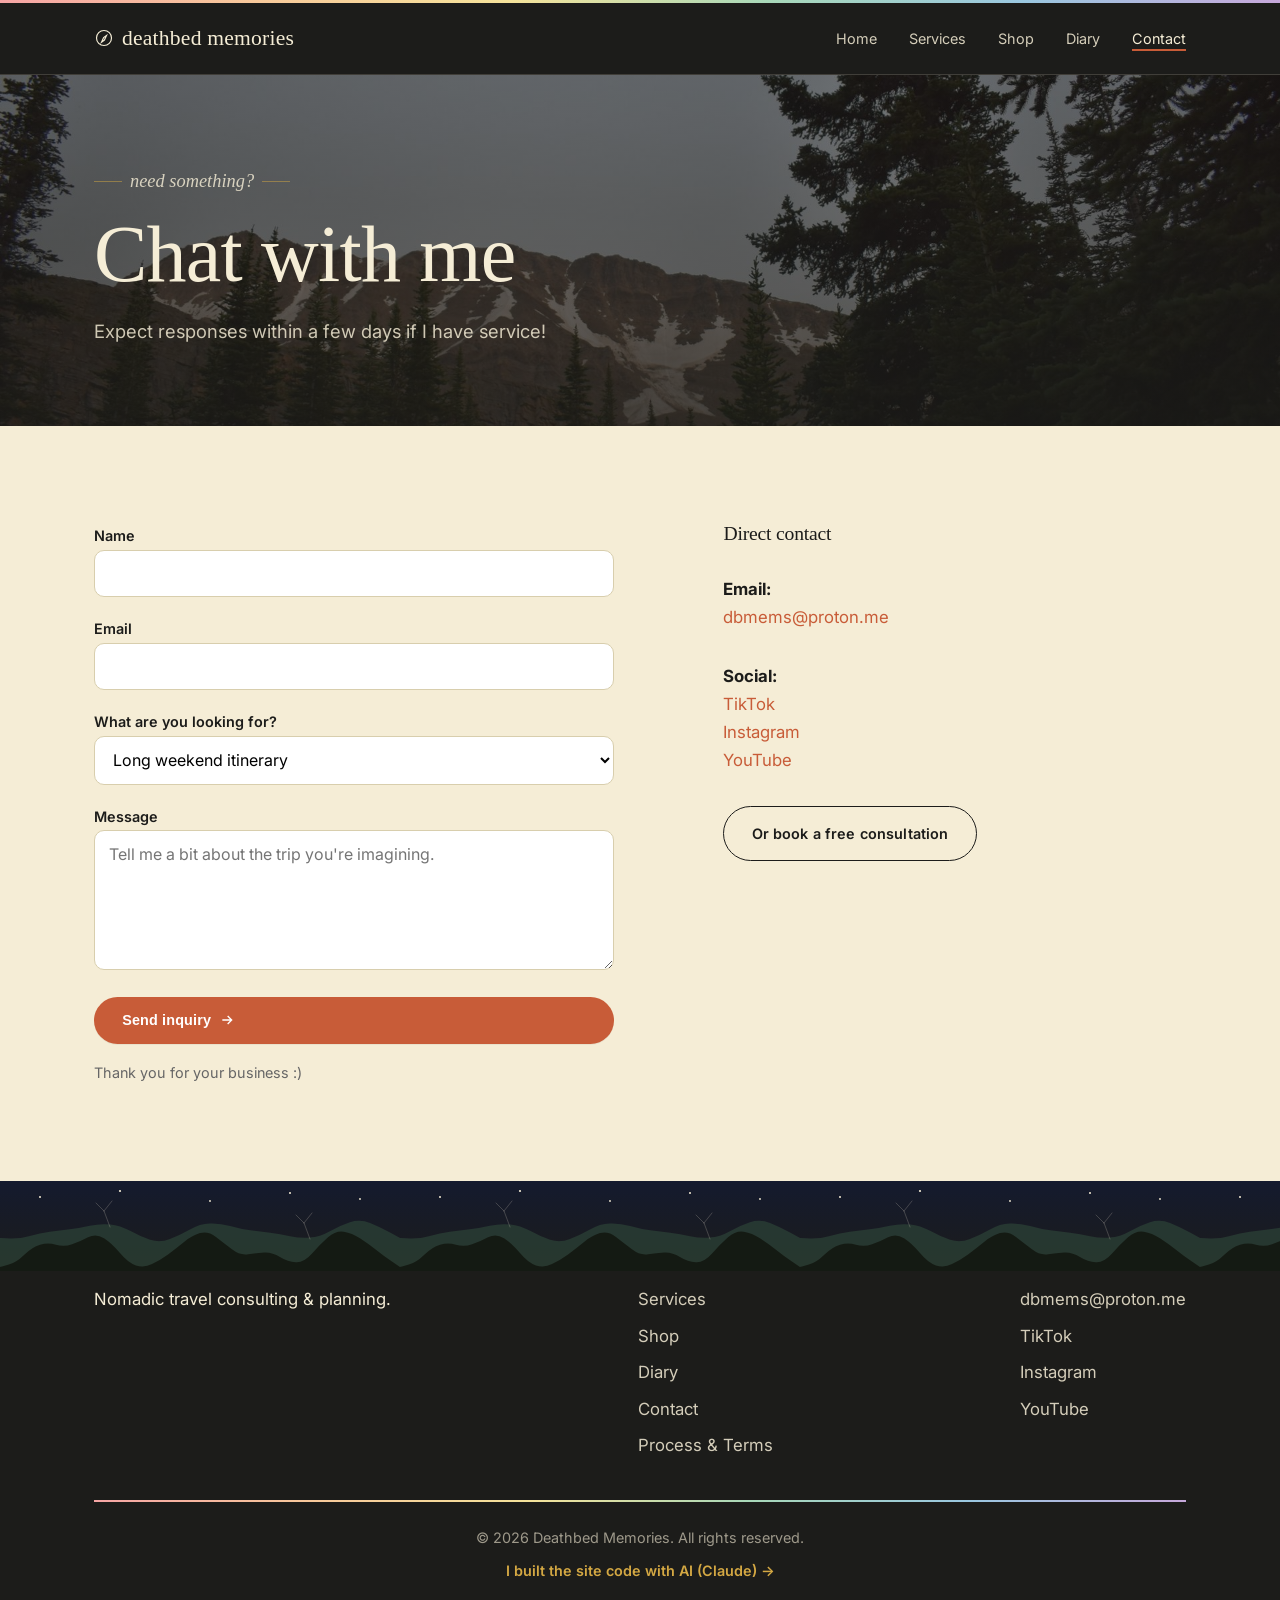
<file: contact.html>
<!DOCTYPE html>
<html lang="en">
<head>
  <!-- Google tag (gtag.js) -->
<script async src="https://www.googletagmanager.com/gtag/js?id=G-LZJ85S4954"></script>
<script>
  window.dataLayer = window.dataLayer || [];
  function gtag(){dataLayer.push(arguments);}
  gtag('js', new Date());

  gtag('config', 'G-LZJ85S4954');
</script>
<meta charset="UTF-8">
<meta name="viewport" content="width=device-width, initial-scale=1.0">
<title>Contact — Deathbed Memories</title>
<meta name="description" content="Get in touch with Deathbed Memories for travel planning and consulting.">
<link rel="preconnect" href="https://fonts.googleapis.com">
<link href="https://fonts.googleapis.com/css2?family=Inter:wght@400;500;600;700&display=swap" rel="stylesheet">
<link rel="stylesheet" href="css/style.css">
</head>
<body>

<header class="site-header">
  <nav class="nav">
    <a class="nav-logo" href="index.html">
      <svg width="20" height="20" viewBox="0 0 24 24" fill="none" stroke="currentColor" stroke-width="1.4"><circle cx="12" cy="12" r="9"/><path d="M15 9l-2.5 5.5L9 17l2.5-5.5L15 9z"/></svg>
      deathbed memories
    </a>
    <button class="nav-toggle" aria-label="Toggle menu">☰</button>
    <ul class="nav-links">
      <li><a href="index.html">Home</a></li>
      <li><a href="services.html">Services</a></li>
      <li><a href="shop.html">Shop</a></li>
      <li><a href="blog.html">Diary</a></li>
      <li><a href="contact.html" class="active">Contact</a></li>
    </ul>
  </nav>
</header>

<section class="hero hero-simple has-bg-photo" style="background-image:url('images/backgrounds/forest-mountain.jpg')">
  <div class="wrap">
    <p class="hero-tag">need something?</p>
    <h1>Chat with me</h1>
    <p>Expect responses within a few days if I have service!</p>
  </div>
</section>

<section>
  <div class="wrap">
    <div class="contact-layout">
      <div class="reveal">
        <!-- ============================================================
             INQUIRY FORM
             Uses Formspree's free plan to send submissions straight to
             your email.

             THE DROPDOWN — "What are you looking for?" — is the <select>
             block right below. To add, remove, or rename an option, edit
             the <option>...</option> lines inside it. "Website design"
             was added so the footer's "Build what you love" link (which
             opens this page as contact.html?topic=website) has something
             to auto-select — see the <script> at the bottom of this file
             if you ever want to change that behavior.
             ============================================================ -->
        <form id="contact-form" action="https://formspree.io/f/mgaezpkg" method="POST">
          <div>
            <label for="name">Name</label>
            <input type="text" id="name" name="name" required>
          </div>
          <div>
            <label for="email">Email</label>
            <input type="email" id="email" name="email" required>
          </div>
          <div>
            <label for="trip-type">What are you looking for?</label>
            <select id="trip-type" name="trip_type">
              <option>Long weekend itinerary</option>
              <option>1-2 week itinerary</option>
              <option>Up to 30 day itinerary</option>
              <option>Full booking service</option>
              <option>Travel companion</option>
              <option>Free consultation chat</option>
              <option>The "no gracias" hat</option>
              <option>Website design</option>
              <option>Something else</option>
            </select>
          </div>
          <div>
            <label for="message">Message</label>
            <textarea id="message" name="message" required placeholder="Tell me a bit about the trip you're imagining."></textarea>
          </div>
          <button class="btn btn-primary" type="submit">
            Send inquiry
            <svg class="arrow" width="16" height="16" viewBox="0 0 24 24" fill="none" stroke="currentColor" stroke-width="2"><path d="M5 12h14M13 6l6 6-6 6"/></svg>
          </button>
          <p class="form-note">Thank you for your business :)</p>
        </form>
      </div>
      <div class="reveal">
        <h3>Direct contact</h3>
        <p class="mt-2">
          <strong>Email:</strong><br>
          <a href="mailto:dbmems@proton.me">dbmems@proton.me</a>
        </p>
        <p class="mt-2">
          <strong>Social:</strong><br>
          <a href="https://www.tiktok.com/@deathbed.memories" target="_blank" rel="noopener">TikTok</a><br>
          <a href="https://www.instagram.com/deathbed.memories/" target="_blank" rel="noopener">Instagram</a><br>
          <a href="https://www.youtube.com/@deathbed.memoriess" target="_blank" rel="noopener">YouTube</a>
        </p>
        <p class="mt-2">
          <a class="btn btn-outline-dark" href="services.html">Or book a free consultation</a>
        </p>
      </div>
    </div>
  </div>
</section>

<footer class="site-footer">
  <div class="wrap">
    <div class="footer-grid">
      <div>
        <h4>deathbed memories</h4>
        <p>Nomadic travel consulting &amp; planning.</p>
      </div>
      <div>
        <h4>Site</h4>
        <ul class="footer-links">
          <li><a href="services.html">Services</a></li>
          <li><a href="shop.html">Shop</a></li>
          <li><a href="blog.html">Diary</a></li>
          <li><a href="contact.html">Contact</a></li>
          <li><a href="process.html">Process &amp; Terms</a></li>
        </ul>
      </div>
      <div>
        <h4>Contact</h4>
        <ul class="footer-links">
          <li><a href="mailto:dbmems@proton.me">dbmems@proton.me</a></li>
          <li><a href="https://www.tiktok.com/@deathbed.memories" target="_blank" rel="noopener">TikTok</a></li>
          <li><a href="https://www.instagram.com/deathbed.memories/" target="_blank" rel="noopener">Instagram</a></li>
          <li><a href="https://www.youtube.com/@deathbed.memoriess" target="_blank" rel="noopener">YouTube</a></li>
        </ul>
      </div>
    </div>
    <div class="footer-bottom">
      <p>&copy; 2026 Deathbed Memories. All rights reserved.</p>
      <p class="footer-free"><a href="contact.html?topic=website">I built the site code with AI (Claude) →</a></p>
    </div>
  </div>
</footer>

<script src="js/main.js"></script>
<script src="js/reveal.js"></script>
<!-- ============================================================
     URL PREFILL — if this page is opened as contact.html?topic=website
     (the footer's "Build what you love" link does this on every page),
     auto-select "Website design" in the dropdown and pre-fill a
     starter message. Doesn't affect normal visits to this page.
     ============================================================ -->
<script>
  const params = new URLSearchParams(window.location.search);
  if (params.get('topic') === 'website') {
    const select = document.getElementById('trip-type');
    const message = document.getElementById('message');
    if (select) select.value = 'Website design';
    if (message && !message.value) {
      message.value = "Hi Manz, I saw your site was built with AI and free tools — I'd love one like it. Here's a bit about what I'm working on: ";
    }
  }
</script>
</body>
</html>
</file>
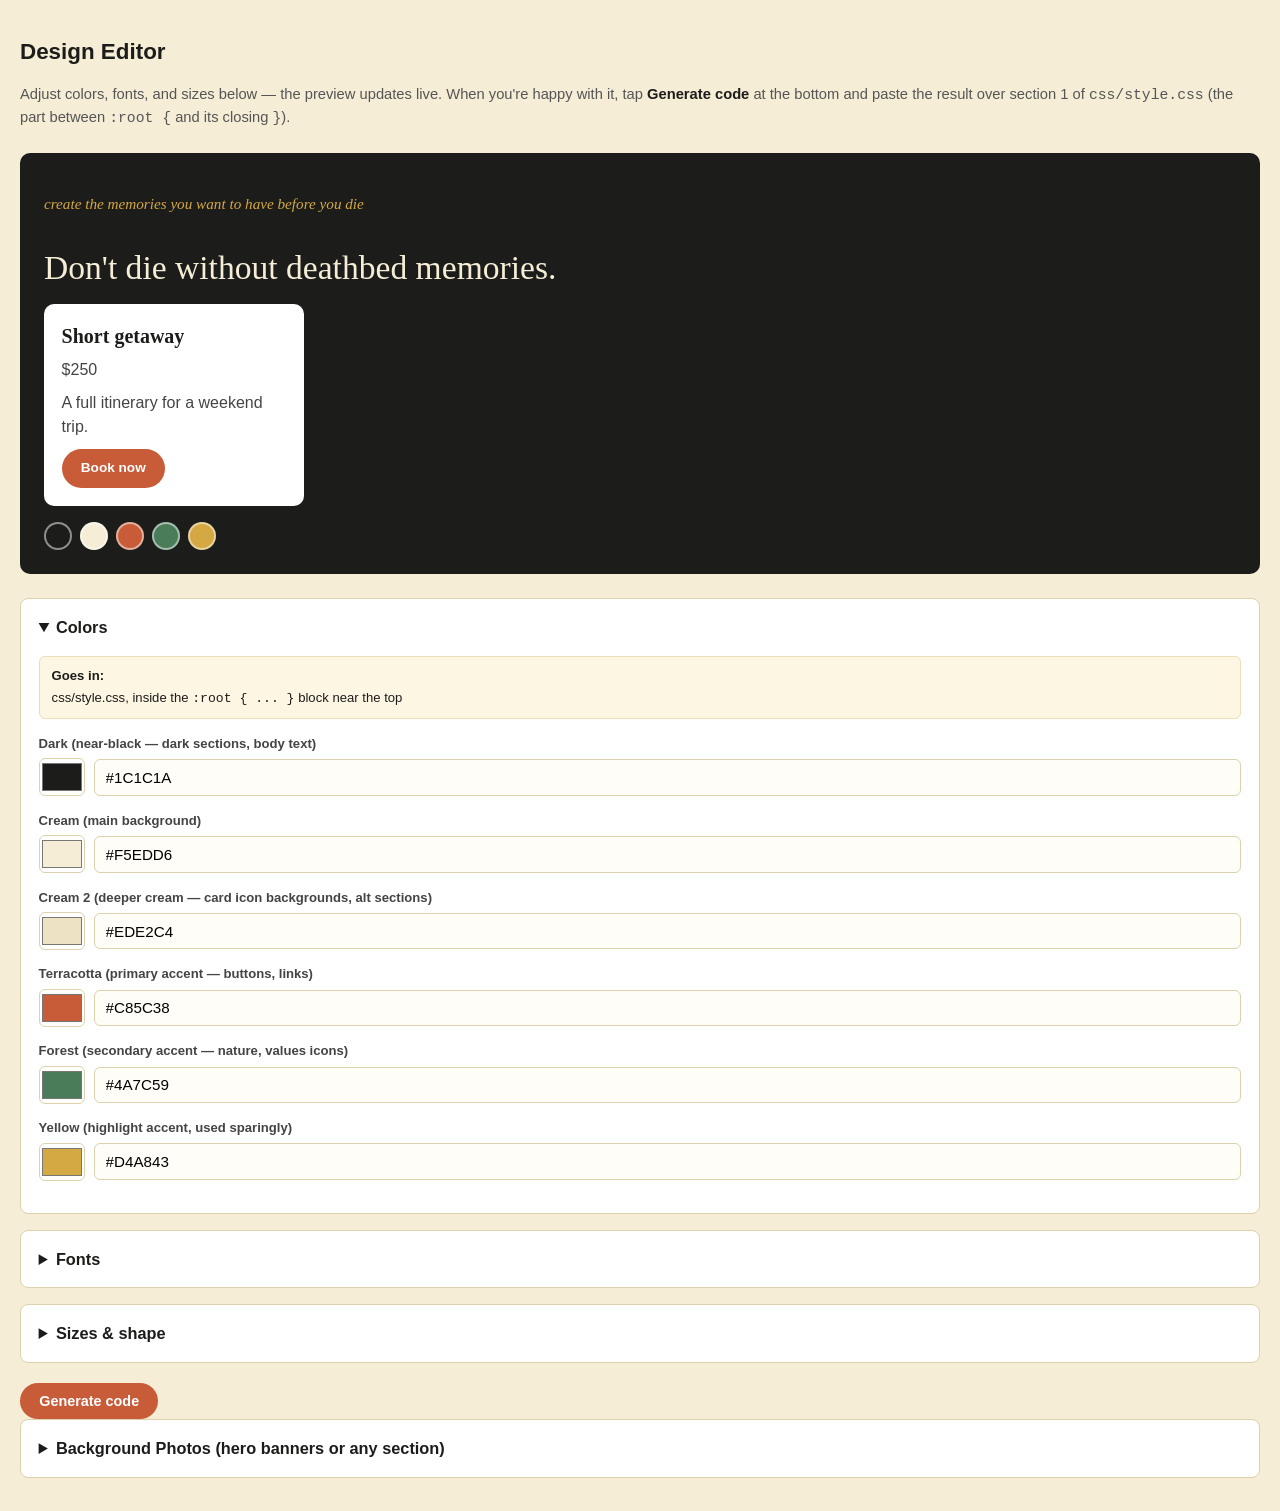
<file: css-editor.html>
<!DOCTYPE html>
<html lang="en">
<head>
<meta charset="UTF-8">
<meta name="viewport" content="width=device-width, initial-scale=1.0">
<title>Design Editor — Deathbed Memories (internal tool)</title>
<meta name="robots" content="noindex">
<style>
  /* ============================================================
     Private helper tool, not part of the public site. Everything
     happens in your browser — nothing is sent anywhere. It reads
     your choices and turns them into a ready-to-paste block of CSS
     for the ":root { ... }" section at the top of css/style.css.
     ============================================================ */
  * { box-sizing: border-box; }
  body { font-family: -apple-system, BlinkMacSystemFont, 'Segoe UI', sans-serif; background: #F5EDD6; color: #1C1C1A; margin: 0; padding: 1.25rem; line-height: 1.5; }
  h1 { font-size: 1.4rem; margin-bottom: 0.25rem; }
  .intro { color: #555; margin-bottom: 1.5rem; font-size: 0.92rem; }
  .intro strong { color: #1C1C1A; }
  details { background: #fff; border: 1px solid #ddd2ac; border-radius: 8px; margin-bottom: 1rem; }
  summary { padding: 1rem 1.1rem; cursor: pointer; font-weight: 600; font-size: 1.02rem; }
  .panel { padding: 0 1.1rem 1.1rem; }
  .field { margin-bottom: 0.9rem; }
  .row { display: flex; gap: 0.75rem; align-items: center; flex-wrap: wrap; }
  label { display: block; font-size: 0.82rem; font-weight: 600; margin-bottom: 0.3rem; color: #444; }
  input[type=text], select { width: 100%; padding: 0.55rem 0.65rem; border: 1px solid #ddd2ac; border-radius: 6px; font-size: 0.95rem; font-family: inherit; background: #fffdf7; }
  input[type=color] { width: 46px; height: 38px; padding: 0; border: 1px solid #ddd2ac; border-radius: 6px; background: none; flex-shrink: 0; }
  input[type=range] { width: 100%; }
  .color-field { display: flex; align-items: center; gap: 0.6rem; }
  .color-field input[type=text] { flex: 1; }
  .range-value { font-size: 0.8rem; color: #666; min-width: 3.5em; text-align: right; }
  .note { font-size: 0.78rem; color: #777; margin-top: 0.2rem; }
  .btn { display: inline-block; background: #C85C38; color: #fff; border: none; padding: 0.65rem 1.2rem; border-radius: 999px; font-weight: 600; font-size: 0.9rem; cursor: pointer; margin-top: 0.25rem; }
  .btn.secondary { background: #4A7C59; }
  .btn:active { opacity: 0.85; }
  .output-wrap { margin-top: 1rem; }
  .output-wrap.hidden { display: none; }
  .output-label { font-size: 0.8rem; font-weight: 600; margin-bottom: 0.35rem; }
  textarea.output { width: 100%; min-height: 220px; background: #fff; font-family: ui-monospace, Menlo, Consolas, monospace; font-size: 0.8rem; color: #222; border: 1px solid #ddd2ac; border-radius: 6px; padding: 0.7rem; }
  .where { background: #fdf6e3; border: 1px solid #eadfb8; border-radius: 6px; padding: 0.6rem 0.75rem; font-size: 0.82rem; margin-bottom: 0.9rem; }
  .where b { display:block; margin-bottom:0.15rem; }
  .copied { color: #4A7C59; font-size: 0.82rem; font-weight: 600; margin-left: 0.6rem; }

  /* ---- Live preview (sticky, updates as you edit) ---- */
  #preview-panel {
    position: sticky; top: 0.75rem; z-index: 10;
    background: var(--pv-dark); border-radius: 10px; padding: 1.5rem;
    margin-bottom: 1.5rem; transition: background 0.2s;
  }
  #preview-panel .pv-tag { font-family: var(--pv-header); font-style: italic; color: var(--pv-yellow); font-size: 0.95rem; margin-bottom: 0.4rem; }
  #preview-panel .pv-h1 { font-family: var(--pv-header); color: var(--pv-cream); font-size: var(--pv-h1); line-height: 1.15; margin-bottom: 0.75rem; }
  #preview-panel .pv-card { background: var(--pv-white); border-radius: var(--pv-radius); padding: 1.1rem; margin-top: 1rem; max-width: 260px; }
  #preview-panel .pv-card h3 { font-family: var(--pv-header); font-size: var(--pv-h3); margin: 0 0 0.4rem; color: #1C1C1A; }
  #preview-panel .pv-card p { font-family: var(--pv-body); font-size: var(--pv-body); color: #444; margin: 0 0 0.6rem; }
  #preview-panel .pv-price { font-family: var(--pv-header); color: var(--pv-terracotta); font-size: 1.3rem; margin: 0 0 0.6rem; }
  #preview-panel .pv-btn { display: inline-block; background: var(--pv-terracotta); color: #fff; font-family: var(--pv-body); font-size: 0.85rem; font-weight: 600; padding: 0.6rem 1.2rem; border-radius: var(--pv-btn-radius, 999px); }
  #preview-panel .pv-swatches { display: flex; gap: 0.5rem; margin-top: 1rem; }
  #preview-panel .pv-swatch { width: 28px; height: 28px; border-radius: 50%; border: 2px solid rgba(255,255,255,0.5); }
</style>
</head>
<body>

<h1>Design Editor</h1>
<p class="intro">
  Adjust colors, fonts, and sizes below — the preview updates live. When
  you're happy with it, tap <strong>Generate code</strong> at the bottom
  and paste the result over section 1 of <code>css/style.css</code>
  (the part between <code>:root {</code> and its closing <code>}</code>).
</p>

<div id="preview-panel">
  <p class="pv-tag">create the memories you want to have before you die</p>
  <p class="pv-h1">Don't die without deathbed memories.</p>
  <div class="pv-card">
    <h3>Short getaway</h3>
    <p class="pv-price">$250</p>
    <p>A full itinerary for a weekend trip.</p>
    <span class="pv-btn">Book now</span>
  </div>
  <div class="pv-swatches" id="pv-swatches"></div>
</div>

<!-- ============================================================= -->
<details open>
  <summary>Colors</summary>
  <div class="panel">
    <div class="where"><b>Goes in:</b> css/style.css, inside the <code>:root { ... }</code> block near the top</div>

    <div class="field">
      <label>Dark (near-black — dark sections, body text)</label>
      <div class="color-field">
        <input type="color" id="c-dark" value="#1C1C1A" oninput="syncColor('dark')">
        <input type="text" id="c-dark-hex" value="#1C1C1A" oninput="syncHex('dark')">
      </div>
    </div>
    <div class="field">
      <label>Cream (main background)</label>
      <div class="color-field">
        <input type="color" id="c-cream" value="#F5EDD6" oninput="syncColor('cream')">
        <input type="text" id="c-cream-hex" value="#F5EDD6" oninput="syncHex('cream')">
      </div>
    </div>
    <div class="field">
      <label>Cream 2 (deeper cream — card icon backgrounds, alt sections)</label>
      <div class="color-field">
        <input type="color" id="c-cream2" value="#EDE2C4" oninput="syncColor('cream2')">
        <input type="text" id="c-cream2-hex" value="#EDE2C4" oninput="syncHex('cream2')">
      </div>
    </div>
    <div class="field">
      <label>Terracotta (primary accent — buttons, links)</label>
      <div class="color-field">
        <input type="color" id="c-terracotta" value="#C85C38" oninput="syncColor('terracotta')">
        <input type="text" id="c-terracotta-hex" value="#C85C38" oninput="syncHex('terracotta')">
      </div>
    </div>
    <div class="field">
      <label>Forest (secondary accent — nature, values icons)</label>
      <div class="color-field">
        <input type="color" id="c-forest" value="#4A7C59" oninput="syncColor('forest')">
        <input type="text" id="c-forest-hex" value="#4A7C59" oninput="syncHex('forest')">
      </div>
    </div>
    <div class="field">
      <label>Yellow (highlight accent, used sparingly)</label>
      <div class="color-field">
        <input type="color" id="c-yellow" value="#D4A843" oninput="syncColor('yellow')">
        <input type="text" id="c-yellow-hex" value="#D4A843" oninput="syncHex('yellow')">
      </div>
    </div>
  </div>
</details>

<!-- ============================================================= -->
<details>
  <summary>Fonts</summary>
  <div class="panel">
    <div class="where"><b>Goes in:</b> css/style.css (the font variables) — AND if you pick a non-default font, also the &lt;link href="https://fonts.googleapis.com/css2?..."&gt; line in the &lt;head&gt; of every HTML page (a ready snippet is included below if needed).</div>

    <div class="field">
      <label>Header font (headlines, prices, logo)</label>
      <select id="font-header" onchange="updatePreview()">
        <option value="georgia">Georgia (current — no setup needed, built into every device)</option>
        <option value="playfair">Playfair Display (elegant, high-contrast serif)</option>
        <option value="merriweather">Merriweather (warm, readable serif)</option>
        <option value="lora">Lora (soft, modern serif)</option>
        <option value="times">Times New Roman (classic, no setup needed)</option>
      </select>
    </div>
    <div class="field">
      <label>Body font (paragraphs, buttons, menus)</label>
      <select id="font-body" onchange="updatePreview()">
        <option value="inter">Inter (current)</option>
        <option value="poppins">Poppins (rounded, friendly)</option>
        <option value="worksans">Work Sans (clean, neutral)</option>
        <option value="nunito">Nunito (soft, rounded)</option>
        <option value="lato">Lato (warm, professional)</option>
      </select>
    </div>
    <p class="note" id="font-link-note"></p>
  </div>
</details>

<!-- ============================================================= -->
<details>
  <summary>Sizes &amp; shape</summary>
  <div class="panel">
    <div class="where"><b>Goes in:</b> css/style.css, inside the same <code>:root { ... }</code> block</div>

    <div class="field">
      <label>Corner roundness (cards, buttons corners follow this too)</label>
      <div class="row">
        <input type="range" id="s-radius" min="0" max="28" value="10" oninput="updatePreview()">
        <span class="range-value" id="s-radius-val">10px</span>
      </div>
    </div>
    <div class="field">
      <label>Hero headline size (on desktop; scales down automatically on phones)</label>
      <div class="row">
        <input type="range" id="s-hero" min="2.4" max="6" step="0.1" value="5" oninput="updatePreview()">
        <span class="range-value" id="s-hero-val">5rem</span>
      </div>
    </div>
    <div class="field">
      <label>Section heading size (h2)</label>
      <div class="row">
        <input type="range" id="s-h2" min="1.4" max="3" step="0.1" value="2.3" oninput="updatePreview()">
        <span class="range-value" id="s-h2-val">2.3rem</span>
      </div>
    </div>
    <div class="field">
      <label>Card title size (h3)</label>
      <div class="row">
        <input type="range" id="s-h3" min="1" max="1.8" step="0.05" value="1.25" oninput="updatePreview()">
        <span class="range-value" id="s-h3-val">1.25rem</span>
      </div>
    </div>
    <div class="field">
      <label>Body text size</label>
      <div class="row">
        <input type="range" id="s-body" min="0.85" max="1.3" step="0.01" value="1.05" oninput="updatePreview()">
        <span class="range-value" id="s-body-val">1.05rem</span>
      </div>
    </div>
    <div class="field">
      <label>Page content max width (how wide the site gets on large monitors)</label>
      <div class="row">
        <input type="range" id="s-maxwidth" min="900" max="1400" step="10" value="1140" oninput="updatePreview()">
        <span class="range-value" id="s-maxwidth-val">1140px</span>
      </div>
    </div>
    <div class="field">
      <label>Space above/below each section (more = airier, less = denser)</label>
      <div class="row">
        <input type="range" id="s-sectionpad" min="2" max="9" step="0.5" value="6" oninput="updatePreview()">
        <span class="range-value" id="s-sectionpad-val">6rem</span>
      </div>
    </div>
    <div class="field">
      <label>Space between cards in a grid</label>
      <div class="row">
        <input type="range" id="s-gap" min="0.75" max="3" step="0.05" value="1.75" oninput="updatePreview()">
        <span class="range-value" id="s-gap-val">1.75rem</span>
      </div>
    </div>
    <div class="field">
      <label>Button shape</label>
      <select id="s-btnshape" onchange="updatePreview()">
        <option value="pill">Fully rounded (pill) — current</option>
        <option value="soft">Soft rounded corners (matches card corners)</option>
        <option value="sharp">Sharp corners</option>
      </select>
    </div>
  </div>
</details>

<button class="btn" onclick="generate()">Generate code</button>
<div class="output-wrap hidden" id="out-wrap">
  <div class="output-label">Paste this over the whole <code>:root { ... }</code> block in css/style.css:</div>
  <textarea class="output" id="out-root" readonly></textarea>
  <button class="btn secondary" onclick="copyOut('out-root')">Copy</button><span class="copied" id="copied-root"></span>

  <div id="font-link-output" class="hidden" style="margin-top:1.25rem;">
    <div class="output-label">Also paste this over the existing Google Fonts &lt;link&gt; line, in the &lt;head&gt; of EVERY HTML page (index.html, services.html, shop.html, blog.html, contact.html):</div>
    <textarea class="output" id="out-fontlink" readonly></textarea>
    <button class="btn secondary" onclick="copyOut('out-fontlink')">Copy</button><span class="copied" id="copied-fontlink"></span>
  </div>
</div>

<!-- ============================================================= -->
<details>
  <summary>Background Photos (hero banners or any section)</summary>
  <div class="panel">
    <div class="where">
      <b>How this works:</b> a static site can't "upload" a photo into
      the live design for you — the photo still has to actually live in
      your GitHub repo. What this tool DOES do: let you preview how a
      photo will look with the site's automatic readability overlay
      before you commit to it, then hand you the exact snippet to paste.
    </div>
       </div>

    <div class="field">
      <label>1. Pick a photo to preview (this stays on your device — it does not upload anywhere)</label>
      <input type="file" id="bg-file-input" accept="image/*" onchange="previewBgPhoto(event)">
    </div>

    <div class="field">
      <div class="preview-label" style="margin-top:0.5rem;">Live preview — with the automatic dark overlay applied</div>
      <div id="bg-preview" style="border-radius:8px; overflow:hidden; min-height:180px; background:#1C1C1A; display:flex; align-items:center; justify-content:center; position:relative; background-size:cover; background-position:center;">
        <div style="position:absolute; inset:0; background:linear-gradient(180deg, rgba(28,28,26,0.55), rgba(28,28,26,0.8));"></div>
        <p style="position:relative; z-index:1; color:#F5EDD6; font-family:Georgia,serif; font-size:1.3rem; text-align:center; padding:1rem;">Sample headline over your photo</p>
      </div>
      <p class="note">If your text is still hard to read even with the overlay, pick a simpler/darker photo — busy, bright photos are hardest to put text over.</p>
    </div>

    <div class="field">
      <label>2. Which page section is this for? (just for your own reference in the output below)</label>
      <select id="bg-target">
        <option value="Homepage hero">Homepage hero (index.html)</option>
        <option value="Services page header">Services page header (services.html)</option>
        <option value="Shop page header">Shop page header (shop.html)</option>
        <option value="Blog page header">Blog page header (blog.html)</option>
        <option value="Contact page header">Contact page header (contact.html)</option>
        <option value="Who this is for block (homepage)">"Who this is for" block (homepage)</option>
        <option value="Approach section (homepage) — 'How every trip is built'">Approach section (homepage) — "How every trip is built"</option>
        <option value="Follow the trip section (homepage)">"Follow the trip" section (homepage)</option>
      </select>
    </div>

    <div class="field">
      <label>3. What will you name the uploaded file? (must match exactly once you upload it)</label>
      <input type="text" id="bg-filename" value="hero-photo.jpg">
    </div>

    <button class="btn" onclick="generateBgSnippet()">Generate code</button>
    <div class="output-wrap hidden" id="out-bg-wrap">
      <div class="output-label">Steps to use this:</div>
      <ol style="font-size:0.85rem; color:#444; padding-left:1.2rem; margin-bottom:0.75rem;">
        <li>Create an <code>images/backgrounds/</code> folder the same way you created <code>images/blog/</code> (Add file → Create new file → type <code>images/backgrounds/README.txt</code> → commit).</li>
        <li>Upload your real photo into that folder, named exactly what you typed above.</li>
        <li>Open the file for "<span id="bg-target-echo">Homepage hero</span>" on GitHub, find its opening tag (shown below), and add the highlighted parts to it.</li>
      </ol>
      <textarea class="output" id="out-bg" readonly></textarea>
      <button class="btn secondary" onclick="copyOut('out-bg')">Copy</button><span class="copied" id="copied-bg"></span>
    </div>
  </div>
</details>

<script>
const fontStacks = {
  georgia:   { css: "Georgia, 'Times New Roman', serif", google: null, label: 'Georgia' },
  playfair:  { css: "'Playfair Display', Georgia, serif", google: 'Playfair+Display:wght@400;600;700', label: 'Playfair Display' },
  merriweather: { css: "'Merriweather', Georgia, serif", google: 'Merriweather:wght@400;700', label: 'Merriweather' },
  lora:      { css: "'Lora', Georgia, serif", google: 'Lora:wght@400;600;700', label: 'Lora' },
  times:     { css: "'Times New Roman', Times, serif", google: null, label: 'Times New Roman' },
  inter:     { css: "'Inter', -apple-system, BlinkMacSystemFont, 'Segoe UI', sans-serif", google: 'Inter:wght@400;500;600;700', label: 'Inter' },
  poppins:   { css: "'Poppins', -apple-system, sans-serif", google: 'Poppins:wght@400;500;600;700', label: 'Poppins' },
  worksans:  { css: "'Work Sans', -apple-system, sans-serif", google: 'Work+Sans:wght@400;500;600;700', label: 'Work Sans' },
  nunito:    { css: "'Nunito', -apple-system, sans-serif", google: 'Nunito:wght@400;600;700', label: 'Nunito' },
  lato:      { css: "'Lato', -apple-system, sans-serif", google: 'Lato:wght@400;700', label: 'Lato' },
};

function val(id){ return document.getElementById(id).value; }

function syncColor(name){
  document.getElementById('c-' + name + '-hex').value = document.getElementById('c-' + name).value;
  updatePreview();
}
function syncHex(name){
  const hex = document.getElementById('c-' + name + '-hex').value;
  if (/^#[0-9a-fA-F]{6}$/.test(hex)) document.getElementById('c-' + name).value = hex;
  updatePreview();
}

function updatePreview(){
  const root = document.documentElement.style;
  root.setProperty('--pv-dark', val('c-dark'));
  root.setProperty('--pv-cream', val('c-cream'));
  root.setProperty('--pv-white', '#ffffff');
  root.setProperty('--pv-terracotta', val('c-terracotta'));
  root.setProperty('--pv-forest', val('c-forest'));
  root.setProperty('--pv-yellow', val('c-yellow'));
  root.setProperty('--pv-header', fontStacks[val('font-header')].css);
  root.setProperty('--pv-body', fontStacks[val('font-body')].css);
  root.setProperty('--pv-radius', val('s-radius') + 'px');
  root.setProperty('--pv-h1', (val('s-hero') * 0.42) + 'rem'); // scaled down to fit the small preview box
  root.setProperty('--pv-h3', val('s-h3') + 'rem');
  root.setProperty('--pv-body-size', val('s-body') + 'rem');
  const btnRadius = val('s-btnshape') === 'sharp' ? '4px' : val('s-btnshape') === 'soft' ? val('s-radius') + 'px' : '999px';
  root.setProperty('--pv-btn-radius', btnRadius);

  document.getElementById('s-radius-val').textContent = val('s-radius') + 'px';
  document.getElementById('s-hero-val').textContent = val('s-hero') + 'rem';
  document.getElementById('s-h2-val').textContent = val('s-h2') + 'rem';
  document.getElementById('s-h3-val').textContent = val('s-h3') + 'rem';
  document.getElementById('s-body-val').textContent = val('s-body') + 'rem';
  document.getElementById('s-maxwidth-val').textContent = val('s-maxwidth') + 'px';
  document.getElementById('s-sectionpad-val').textContent = val('s-sectionpad') + 'rem';
  document.getElementById('s-gap-val').textContent = val('s-gap') + 'rem';

  const swatchWrap = document.getElementById('pv-swatches');
  swatchWrap.innerHTML = '';
  [val('c-dark'), val('c-cream'), val('c-terracotta'), val('c-forest'), val('c-yellow')].forEach(hex => {
    const s = document.createElement('div');
    s.className = 'pv-swatch';
    s.style.background = hex;
    swatchWrap.appendChild(s);
  });

  const headerChanged = val('font-header') !== 'georgia';
  const bodyChanged = val('font-body') !== 'inter';
  const note = document.getElementById('font-link-note');
  if (headerChanged || bodyChanged) {
    note.textContent = "You've picked a font that needs a one-time Google Fonts link update — that snippet will appear below Generate code.";
  } else {
    note.textContent = '';
  }
}

function copyOut(id){
  const el = document.getElementById(id);
  el.select(); el.setSelectionRange(0, 99999);
  navigator.clipboard.writeText(el.value).then(()=>{
    const flag = document.getElementById('copied-' + id.replace('out-',''));
    flag.textContent = 'Copied!';
    setTimeout(()=> flag.textContent = '', 1800);
  });
}

function generate(){
  const headerFont = fontStacks[val('font-header')];
  const bodyFont = fontStacks[val('font-body')];

  const out = `:root {
  /* Brand colors — from your brand deck. Change a hex code here to
     change that color everywhere on the site. */
  --color-dark:       ${val('c-dark-hex')};  /* near-black — dark sections, body text */
  --color-cream:      ${val('c-cream-hex')};  /* main background */
  --color-cream-2:    ${val('c-cream2-hex')};  /* slightly deeper cream, for texture/cards */
  --color-terracotta: ${val('c-terracotta-hex')};  /* primary accent — buttons, links, warmth */
  --color-forest:     ${val('c-forest-hex')};  /* secondary accent — nature, values */
  --color-yellow:     ${val('c-yellow-hex')};  /* highlight accent, used sparingly */
  --color-white:      #FFFFFF;
  --color-line:       rgba(28,28,26,0.12); /* hairline / contour line color on light bg */
  --color-line-dark:  rgba(245,237,214,0.16); /* contour line color on dark bg */

  /* Fonts */
  --font-header: ${headerFont.css};
  --font-body: ${bodyFont.css};

  /* Font sizes — change these to resize text across the whole site */
  --size-hero:    clamp(2.6rem, 7vw, ${val('s-hero')}rem);
  --size-h1:      clamp(2rem, 4vw, 2.8rem);
  --size-h2:      clamp(1.6rem, 3.2vw, ${val('s-h2')}rem);
  --size-h3:      ${val('s-h3')}rem;
  --size-body:    ${val('s-body')}rem;
  --size-small:   0.9rem;

  /* Spacing + shape */
  --radius: ${val('s-radius')}px;
  --radius-pill: ${val('s-btnshape') === 'sharp' ? '4px' : val('s-btnshape') === 'soft' ? val('s-radius') + 'px' : '999px'};
  --max-width: ${val('s-maxwidth')}px;
  --gap: ${val('s-gap')}rem;
  --section-padding: ${val('s-sectionpad')}rem;
  --ease: cubic-bezier(.22,.68,0,1);
}`;

  document.getElementById('out-root').value = out;
  document.getElementById('out-wrap').classList.remove('hidden');

  const needsHeaderGoogle = headerFont.google;
  const needsBodyGoogle = bodyFont.google;
  const fontLinkBlock = document.getElementById('font-link-output');

  if (needsHeaderGoogle || needsBodyGoogle) {
    const families = [needsHeaderGoogle, needsBodyGoogle].filter(Boolean).join('&family=');
    const linkOut = `<link rel="preconnect" href="https://fonts.googleapis.com">
<link href="https://fonts.googleapis.com/css2?family=${families}&display=swap" rel="stylesheet">`;
    document.getElementById('out-fontlink').value = linkOut;
    fontLinkBlock.classList.remove('hidden');
  } else {
    fontLinkBlock.classList.add('hidden');
  }

  document.getElementById('out-wrap').scrollIntoView({behavior:'smooth', block:'start'});
}

updatePreview();

function previewBgPhoto(event){
  const file = event.target.files[0];
  if (!file) return;
  const reader = new FileReader();
  reader.onload = function(e){
    document.getElementById('bg-preview').style.backgroundImage = `url('${e.target.result}')`;
  };
  reader.readAsDataURL(file);
}

function generateBgSnippet(){
  const target = val('bg-target');
  const filename = val('bg-filename').trim() || 'hero-photo.jpg';
  document.getElementById('bg-target-echo').textContent = target;

  const out = `Add this class to the section's existing class list:
  has-bg-photo

Add this as a new style attribute (or add to an existing one) on the same tag:
  style="background-image:url('images/backgrounds/${filename}')"

Full example of what that opening tag should look like when combined
with what's already there — this is a TEMPLATE, adapt the existing
class list on the actual tag rather than replacing it outright:

  <section class="hero hero-simple has-bg-photo" style="background-image:url('images/backgrounds/${filename}')">

Target: ${target}
File to upload: images/backgrounds/${filename}`;

  document.getElementById('out-bg').value = out;
  document.getElementById('out-bg-wrap').classList.remove('hidden');
}
</script>
</body>
</html>
</file>
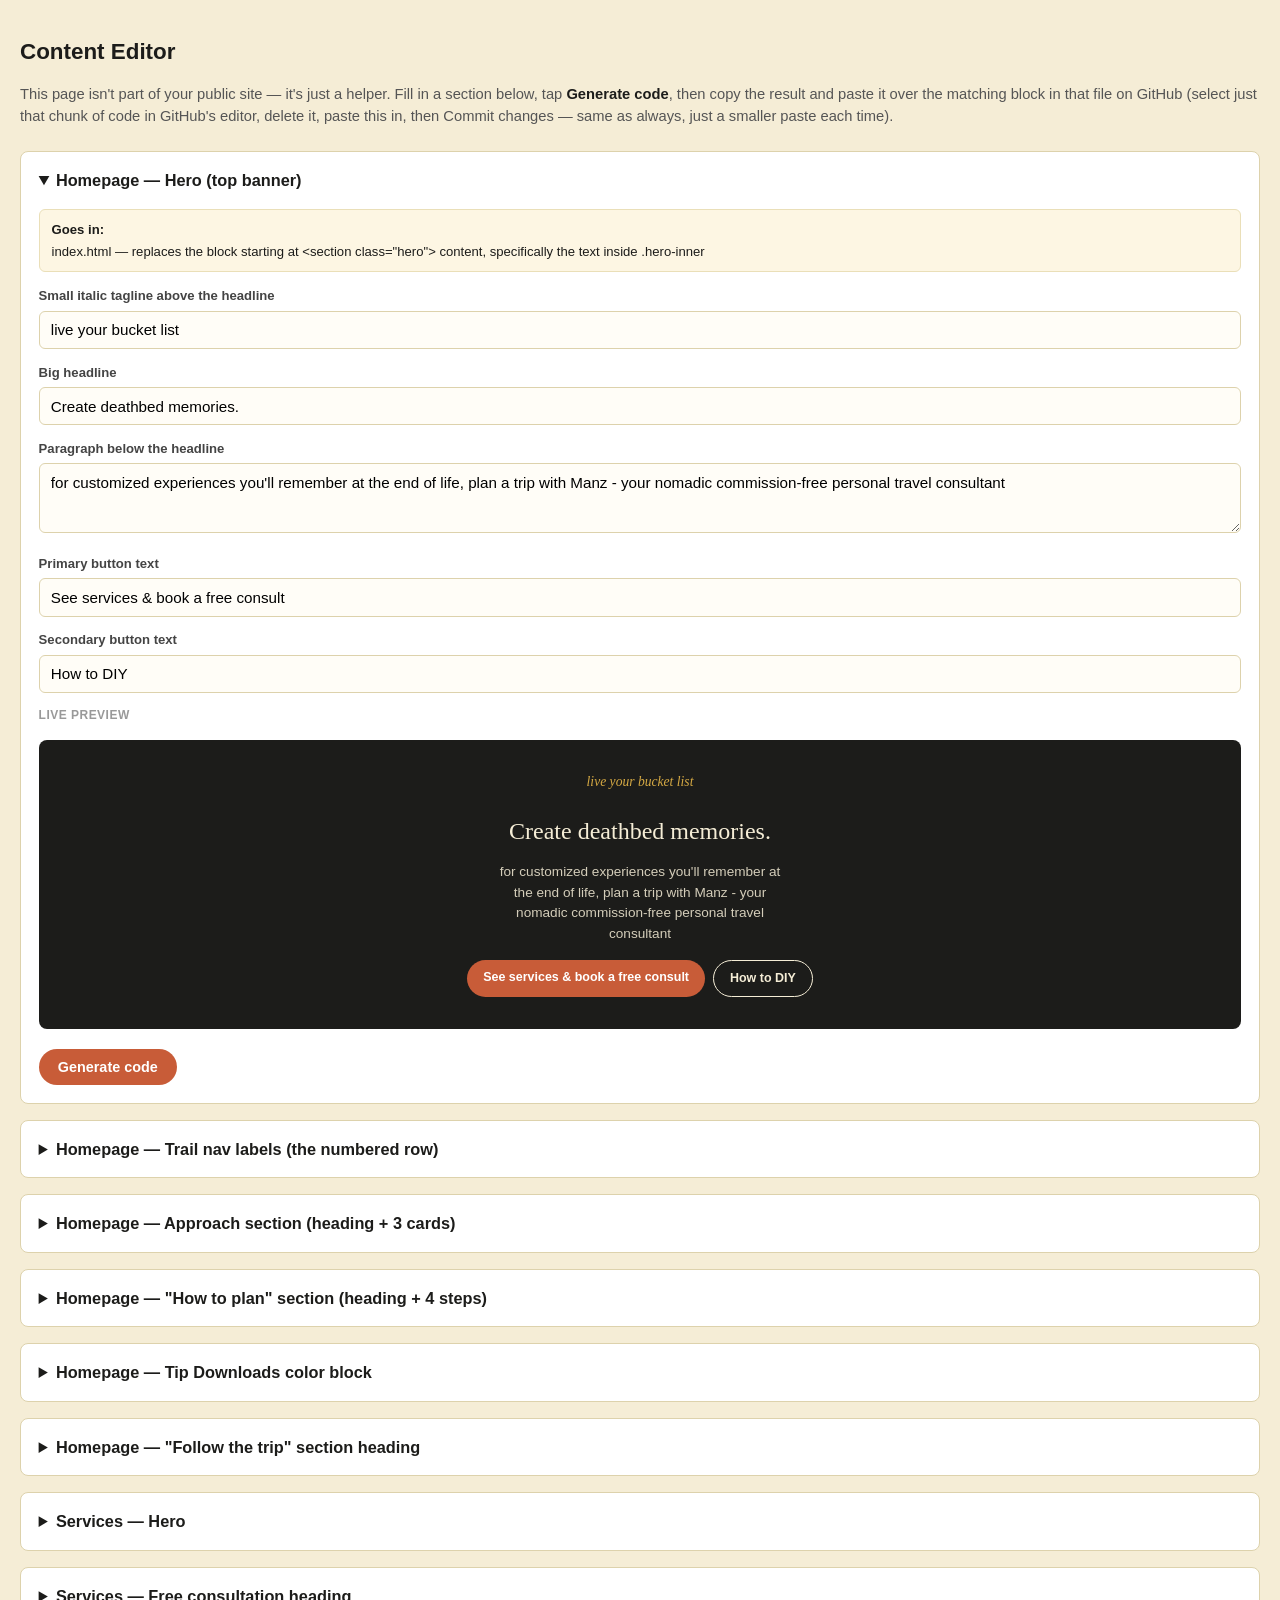
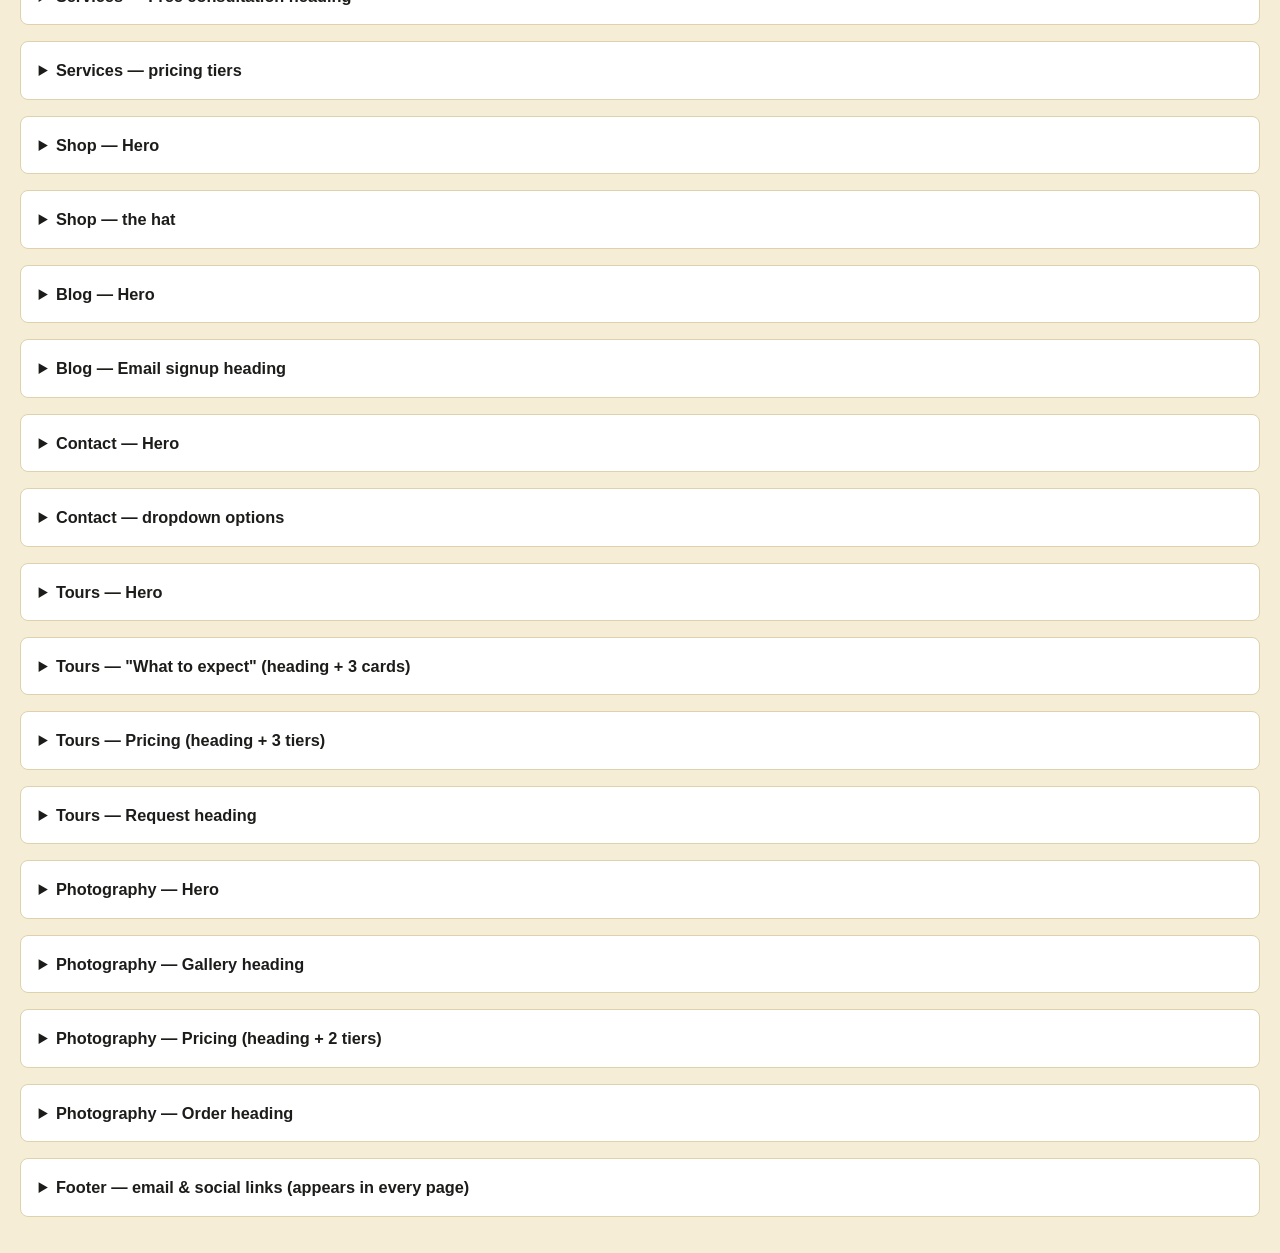
<file: editor.html>
<!DOCTYPE html>
<html lang="en">
<head>
<meta charset="UTF-8">
<meta name="viewport" content="width=device-width, initial-scale=1.0">
<title>Content Editor — Deathbed Memories (internal tool)</title>
<meta name="robots" content="noindex">
<style>
  /* ============================================================
     This page is a private helper tool, not part of the public
     site. It never sends anything anywhere — everything happens
     in your browser. It just turns form fields into ready-to-paste
     HTML/text so you don't have to hand-edit tags.
     It is NOT linked from your site's navigation, so visitors
     won't stumble onto it, but it is reachable if someone types
     the exact address — there's no sensitive data on it either way.
     ============================================================ */
  :root {
    --dark:#1C1C1A; --cream:#F5EDD6; --terracotta:#C85C38; --forest:#4A7C59; --white:#fff; --line:#ddd2ac;
  }
  * { box-sizing: border-box; }
  body { font-family: -apple-system, BlinkMacSystemFont, 'Segoe UI', sans-serif; background: var(--cream); color: var(--dark); margin: 0; padding: 1.25rem; line-height: 1.5; }
  h1 { font-size: 1.4rem; margin-bottom: 0.25rem; }
  .intro { color: #555; margin-bottom: 1.5rem; font-size: 0.92rem; }
  .intro strong { color: var(--dark); }
  details { background: var(--white); border: 1px solid var(--line); border-radius: 8px; margin-bottom: 1rem; }
  summary { padding: 1rem 1.1rem; cursor: pointer; font-weight: 600; font-size: 1.02rem; }
  .panel { padding: 0 1.1rem 1.1rem; }
  .field { margin-bottom: 0.85rem; }
  label { display: block; font-size: 0.82rem; font-weight: 600; margin-bottom: 0.3rem; color: #444; }
  input[type=text], textarea { width: 100%; padding: 0.6rem 0.7rem; border: 1px solid var(--line); border-radius: 6px; font-size: 0.95rem; font-family: inherit; background: #fffdf7; }
  textarea { min-height: 70px; resize: vertical; }
  .note { font-size: 0.78rem; color: #777; margin-top: 0.2rem; }
  .btn { display: inline-block; background: var(--terracotta); color: #fff; border: none; padding: 0.65rem 1.2rem; border-radius: 999px; font-weight: 600; font-size: 0.9rem; cursor: pointer; margin-top: 0.25rem; }
  .btn.secondary { background: var(--forest); }
  .btn:active { opacity: 0.85; }
  .output-wrap { margin-top: 1rem; }
  .output-wrap.hidden { display: none; }
  .output-label { font-size: 0.8rem; font-weight: 600; margin-bottom: 0.35rem; }
  textarea.output { min-height: 140px; background: #fff; font-family: ui-monospace, Menlo, Consolas, monospace; font-size: 0.82rem; color: #222; }
  .where { background: #fdf6e3; border: 1px solid #eadfb8; border-radius: 6px; padding: 0.6rem 0.75rem; font-size: 0.82rem; margin-bottom: 0.9rem; }
  .where b { display:block; margin-bottom:0.15rem; }
  .copied { color: var(--forest); font-size: 0.82rem; font-weight: 600; margin-left: 0.6rem; }

  /* ---- Live preview boxes (styled like the real site) ---- */
  .preview-box { margin: 1rem 0; }
  .preview-label { font-size: 0.75rem; font-weight: 700; letter-spacing: 0.04em; text-transform: uppercase; color: #999; margin-bottom: 0.5rem; }
  .pv-hero { background: var(--dark); color: var(--cream); border-radius: 8px; padding: 2rem 1.5rem; text-align: center; }
  .pv-hero .pv-tag { font-family: Georgia, serif; font-style: italic; color: #D4A843; font-size: 0.85rem; margin-bottom: 0.5rem; }
  .pv-hero h2 { font-family: Georgia, serif; font-weight: normal; font-size: 1.5rem; margin-bottom: 0.6rem; }
  .pv-hero p { font-size: 0.85rem; opacity: 0.85; margin-bottom: 1rem; max-width: 40ch; margin-left: auto; margin-right: auto; }
  .pv-hero .pv-btns { display: flex; gap: 0.5rem; justify-content: center; flex-wrap: wrap; }
  .pv-hero .pv-btn-primary { background: var(--terracotta); color: #fff; padding: 0.5rem 1rem; border-radius: 999px; font-size: 0.78rem; font-weight: 600; }
  .pv-hero .pv-btn-outline { border: 1px solid var(--cream); color: var(--cream); padding: 0.5rem 1rem; border-radius: 999px; font-size: 0.78rem; font-weight: 600; }
  .pv-cards { display: grid; grid-template-columns: repeat(auto-fit, minmax(140px,1fr)); gap: 0.6rem; }
  .pv-card { background: #fff; border: 1px solid var(--line); border-radius: 8px; padding: 0.85rem; }
  .pv-card h4 { font-family: Georgia, serif; font-weight: normal; font-size: 0.95rem; margin-bottom: 0.3rem; color: var(--dark); }
  .pv-card p { font-size: 0.78rem; color: #555; margin: 0; }
  .pv-card .pv-price { font-family: Georgia, serif; color: var(--terracotta); font-size: 1.1rem; margin: 0.3rem 0; }
  .pv-card .pv-tag { display: inline-block; font-size: 0.65rem; color: var(--forest); border: 1px solid var(--forest); border-radius: 999px; padding: 0.1rem 0.5rem; margin-bottom: 0.4rem; }
  .pv-hat { background: var(--dark); border-radius: 8px; padding: 1rem 1.25rem; display: flex; gap: 1rem; align-items: center; }
  .pv-hat-icon { width: 46px; height: 46px; flex-shrink: 0; }
  .pv-section-head { text-align: center; padding: 0.5rem 0; }
  .pv-section-head .pv-eyebrow { font-family: Georgia, serif; font-style: italic; color: var(--terracotta); font-size: 0.85rem; margin-bottom: 0.3rem; }
  .pv-section-head h4 { font-family: Georgia, serif; font-weight: normal; font-size: 1.2rem; margin-bottom: 0.4rem; color: var(--dark); }
  .pv-section-head p { font-size: 0.82rem; color: #555; margin: 0; }
  .pv-who { background: var(--forest); color: #F5EDD6; border-radius: 8px; padding: 1.25rem 1.4rem; font-size: 0.88rem; line-height: 1.6; }
  .pv-who strong { font-family: Georgia, serif; font-style: italic; font-weight: normal; }
</style>
</head>
<body>

<h1>Content Editor</h1>
<p class="intro">
  This page isn't part of your public site — it's just a helper. Fill in a
  section below, tap <strong>Generate code</strong>, then copy the result
  and paste it over the matching block in that file on GitHub (select just
  that chunk of code in GitHub's editor, delete it, paste this in, then
  Commit changes — same as always, just a smaller paste each time).
</p>

<!-- ============================================================= -->
<details open>
  <summary>Homepage — Hero (top banner)</summary>
  <div class="panel">
    <div class="where"><b>Goes in:</b> index.html — replaces the block starting at &lt;section class="hero"&gt; content, specifically the text inside .hero-inner</div>
    <div class="field"><label>Small italic tagline above the headline</label>
      <input type="text" id="hero-tag" value="live your bucket list" oninput="livePreviewHero()"></div>
    <div class="field"><label>Big headline</label>
      <input type="text" id="hero-h1" value="Create deathbed memories." oninput="livePreviewHero()"></div>
    <div class="field"><label>Paragraph below the headline</label>
      <textarea id="hero-p" oninput="livePreviewHero()">for customized experiences you'll remember at the end of life, plan a trip with Manz - your nomadic commission-free personal travel consultant</textarea></div>
    <div class="field"><label>Primary button text</label>
      <input type="text" id="hero-btn1" value="See services & book a free consult" oninput="livePreviewHero()"></div>
    <div class="field"><label>Secondary button text</label>
      <input type="text" id="hero-btn2" value="How to DIY" oninput="livePreviewHero()"></div>
    <div class="preview-label">Live preview</div>
    <div class="preview-box" id="pv-hero"></div>
    <button class="btn" onclick="genHero()">Generate code</button>
    <div class="output-wrap hidden" id="out-hero-wrap">
      <div class="output-label">Paste this over the &lt;div class="wrap hero-inner"&gt;...&lt;/div&gt; block:</div>
      <textarea class="output" id="out-hero" readonly></textarea>
      <button class="btn secondary" onclick="copyOut('out-hero')">Copy</button><span class="copied" id="copied-hero"></span>
    </div>
  </div>
</details>

<details>
  <summary>Homepage — Trail nav labels (the numbered row)</summary>
  <div class="panel">
    <div class="where"><b>Goes in:</b> index.html — replaces the contents of &lt;nav class="trail-nav"&gt;...&lt;/nav&gt;. The number and link target for each stop stay the same; only the visible words change.</div>
    <div class="field"><label>1 — links to the Approach section</label><input type="text" id="trail1" value="Do it yourself" oninput="livePreviewTrail()"></div>
    <div class="field"><label>2 — links to the How to Plan section</label><input type="text" id="trail2" value="Tips" oninput="livePreviewTrail()"></div>
    <div class="field"><label>3 — links to the Follow section</label><input type="text" id="trail3" value="Follow along" oninput="livePreviewTrail()"></div>
    <div class="field"><label>4 — links to Services page</label><input type="text" id="trail4" value="Services" oninput="livePreviewTrail()"></div>
    <div class="field"><label>5 — links to Shop page</label><input type="text" id="trail5" value="Shop" oninput="livePreviewTrail()"></div>
    <div class="field"><label>6 — links to Blog page</label><input type="text" id="trail6" value="Blog" oninput="livePreviewTrail()"></div>
    <div class="preview-label">Live preview</div>
    <div class="preview-box" id="pv-trail"></div>
    <button class="btn" onclick="genTrail('out-trail')">Generate code</button>
    <div class="output-wrap hidden" id="out-trail-wrap">
      <div class="output-label">Paste this over everything inside &lt;nav class="trail-nav"...&gt;...&lt;/nav&gt;'s &lt;div class="wrap"&gt;:</div>
      <textarea class="output" id="out-trail" readonly></textarea>
      <button class="btn secondary" onclick="copyOut('out-trail')">Copy</button><span class="copied" id="copied-trail"></span>
    </div>
  </div>
</details>

<!-- ============================================================= -->
<details>
  <summary>Homepage — Approach section (heading + 3 cards)</summary>
  <div class="panel">
    <div class="where"><b>Goes in:</b> index.html — inside &lt;section id="concept"&gt;. The heading fields replace the &lt;div class="section-head reveal"&gt;...&lt;/div&gt; block; the cards replace the &lt;div class="grid reveal-stagger"&gt;...&lt;/div&gt; block (two separate paste locations, both shown below after generating).</div>
    <div class="field"><label>Small italic label above the heading</label><input type="text" id="approach-eyebrow" value="the approach" oninput="previewSectionHead('approach','pv-approach-head')"></div>
    <div class="field"><label>Heading</label><input type="text" id="approach-h2" value="How every trip is built" oninput="previewSectionHead('approach','pv-approach-head')"></div>
    <div class="field"><label>Intro sentence below the heading</label><textarea id="approach-intro" oninput="previewSectionHead('approach','pv-approach-head')">Three guiding principles to travel by, no matter the destination.</textarea></div>
    <div class="preview-label">Live preview — heading</div>
    <div class="preview-box" id="pv-approach-head"></div>
    <div class="field"><label>Card 1 title</label><input type="text" id="c1t" value="Prioritize nature" oninput="livePreviewConcept()"></div>
    <div class="field"><label>Card 1 text</label><textarea id="c1p" oninput="livePreviewConcept()">Any trip with me includes getting to know a new place by visiting its parks, waterfront trails and colourful outdoor art spaces. Time spent outdoors is spiritual, healing, clarifying and is guaranteed to lead to lasting memories.</textarea></div>
    <div class="field"><label>Card 2 title</label><input type="text" id="c2t" value="Live like a local" oninput="livePreviewConcept()"></div>
    <div class="field"><label>Card 2 text</label><textarea id="c2p" oninput="livePreviewConcept()">I know we're tourists but we're going to try not to be touristy. Resting somewhere safe, quiet and centrally located to where your adventure takes you is needed for reflection that will solidify the feeling of your experiences.</textarea></div>
    <div class="field"><label>Card 3 title</label><input type="text" id="c3t" value="Travel flexibly" oninput="livePreviewConcept()"></div>
    <div class="field"><label>Card 3 text</label><textarea id="c3p" oninput="livePreviewConcept()">Slowing down and staying a while reduces stress if something changes. Use transportation pricing to determine your travel dates and fill everything else in from there. Remember to leave space on the calendar for local agency deals and unplanned adventures.</textarea></div>
    <div class="preview-label">Live preview — cards</div>
    <div class="preview-box" id="pv-concept"></div>
    <button class="btn" onclick="genSectionHead('approach','out-approach-head')">Generate heading code</button>
    <div class="output-wrap hidden" id="out-approach-head-wrap">
      <div class="output-label">Paste this over the &lt;div class="section-head reveal"&gt;...&lt;/div&gt; block inside #concept:</div>
      <textarea class="output" id="out-approach-head" readonly></textarea>
      <button class="btn secondary" onclick="copyOut('out-approach-head')">Copy</button><span class="copied" id="copied-approach-head"></span>
    </div>
    <button class="btn" onclick="genConcept()">Generate cards code</button>
    <div class="output-wrap hidden" id="out-concept-wrap">
      <div class="output-label">Paste this over the whole "grid reveal-stagger" block:</div>
      <textarea class="output" id="out-concept" readonly></textarea>
      <button class="btn secondary" onclick="copyOut('out-concept')">Copy</button><span class="copied" id="copied-concept"></span>
    </div>
  </div>
</details>

<!-- ============================================================= -->
<details>
  <summary>Homepage — "How to plan" section (heading + 4 steps)</summary>
  <div class="panel">
    <div class="where"><b>Goes in:</b> index.html — inside &lt;section id="values"&gt;. The heading fields replace the &lt;div class="section-head reveal"&gt;...&lt;/div&gt; block; the steps replace the &lt;ul class="values-list reveal-stagger"&gt;...&lt;/ul&gt; block (two separate paste locations, both shown below after generating).</div>
    <div class="field"><label>Small italic label above the heading</label><input type="text" id="values-eyebrow" value="how to plan" oninput="livePreviewValuesHead()"></div>
    <div class="field"><label>Heading</label><input type="text" id="values-h2" value="Four steps to follow" oninput="livePreviewValuesHead()"></div>
    <div class="field"><label>Intro sentence below the heading</label><textarea id="values-intro" oninput="livePreviewValuesHead()">Itineraries should be accommodating to the unique needs of each person.</textarea></div>
    <div class="preview-label">Live preview — heading</div>
    <div class="preview-box" id="pv-values-head"></div>
    <div class="field"><label>Step 1 title</label><input type="text" id="v1t" value="Start with research" oninput="livePreviewValues()"></div>
    <div class="field"><label>Step 1 text</label><textarea id="v1p" oninput="livePreviewValues()">Think about the kind of environments that spark inspiration, joy, peace and adventure.</textarea></div>
    <div class="field"><label>Step 2 title</label><input type="text" id="v2t" value="Book early" oninput="livePreviewValues()"></div>
    <div class="field"><label>Step 2 text</label><textarea id="v2p" oninput="livePreviewValues()">To get the lowest overall trip cost, booking 3-6 months in advance is when to start.</textarea></div>
    <div class="field"><label>Step 3 title</label><input type="text" id="v3t" value="Keep it organized" oninput="livePreviewValues()"></div>
    <div class="field"><label>Step 3 text</label><textarea id="v3p" oninput="livePreviewValues()">All booking details go into a fun, themed spreadsheet for easy reference offline.</textarea></div>
    <div class="field"><label>Step 4 title</label><input type="text" id="v4t" value="Set intentions and goals" oninput="livePreviewValues()"></div>
    <div class="field"><label>Step 4 text</label><textarea id="v4p" oninput="livePreviewValues()">These experiences are about growth, appreciation and expanding the world as we know it.</textarea></div>
    <div class="preview-label">Live preview — steps</div>
    <div class="preview-box" id="pv-values"></div>
    <button class="btn" onclick="genValuesHead()">Generate heading code</button>
    <div class="output-wrap hidden" id="out-values-head-wrap">
      <div class="output-label">Paste this over the &lt;div class="section-head reveal"&gt;...&lt;/div&gt; block (the FIRST one inside #values, right before the steps list):</div>
      <textarea class="output" id="out-values-head" readonly></textarea>
      <button class="btn secondary" onclick="copyOut('out-values-head')">Copy</button><span class="copied" id="copied-values-head"></span>
    </div>
    <button class="btn" onclick="genValues()">Generate steps code</button>
    <div class="output-wrap hidden" id="out-values-wrap">
      <div class="output-label">Paste this over the whole &lt;ul class="values-list..."&gt;...&lt;/ul&gt; block:</div>
      <textarea class="output" id="out-values" readonly></textarea>
      <button class="btn secondary" onclick="copyOut('out-values')">Copy</button><span class="copied" id="copied-values"></span>
    </div>
  </div>
</details>

<details>
  <summary>Homepage — Tip Downloads color block</summary>
  <div class="panel">
    <div class="where"><b>Goes in:</b> index.html — inside &lt;section id="values"&gt;, replaces the &lt;p class="who-lead"&gt;...&lt;/p&gt; and &lt;div class="who-actions"&gt;...&lt;/div&gt; inside the &lt;div class="who-block reveal mt-2"&gt;...&lt;/div&gt; block (leave the pride-squiggle and tree SVGs above them as they are).</div>
    <div class="field"><label>Lead line (italic)</label><input type="text" id="tips-lead" value="Two free guides, straight from the road." oninput="previewTips('pv-who')"></div>
    <div class="field"><label>Button 1 label</label><input type="text" id="tips-label1" value="5 Tips for Travel Booking" oninput="previewTips('pv-who')"></div>
    <div class="field"><label>Button 1 file name (inside the files/ folder)</label><input type="text" id="tips-file1" value="5-tips-travel-booking.pdf" oninput="previewTips('pv-who')"></div>
    <div class="field"><label>Button 2 label</label><input type="text" id="tips-label2" value="5 Packing Tips" oninput="previewTips('pv-who')"></div>
    <div class="field"><label>Button 2 file name (inside the files/ folder)</label><input type="text" id="tips-file2" value="5-packing-tips.pdf" oninput="previewTips('pv-who')"></div>
    <p class="note">To add a 3rd guide later, upload its PDF into the <code>files/</code> folder and copy one of the two &lt;a class="btn btn-primary"&gt;...&lt;/a&gt; blocks in the generated code, editing the label and filename.</p>
    <div class="preview-label">Live preview — the color block, exactly as styled on the real site</div>
    <div class="preview-box" id="pv-who"></div>
    <button class="btn" onclick="genTips('out-who')">Generate code</button>
    <div class="output-wrap hidden" id="out-who-wrap">
          <div class="output-wrap hidden" id="out-who-wrap">
      <div class="output-label">Paste this over the &lt;p class="who-lead"&gt;...&lt;/p&gt; and &lt;div class="who-actions"&gt;...&lt;/div&gt; together (keep the SVGs above them untouched):</div>
      <textarea class="output" id="out-who" readonly></textarea>
      <button class="btn secondary" onclick="copyOut('out-who')">Copy</button><span class="copied" id="copied-who"></span>
    </div>
  </div>
</details>

<details>
  <summary>Homepage — "Follow the trip" section heading</summary>
  <div class="panel">
    <div class="where"><b>Goes in:</b> index.html — inside &lt;section id="follow"&gt;, replaces the &lt;div class="section-head reveal"&gt;...&lt;/div&gt; block</div>
    <div class="field"><label>Small italic label above the heading</label><input type="text" id="follow-eyebrow" value="on the trail" oninput="livePreviewFollow()"></div>
    <div class="field"><label>Heading</label><input type="text" id="follow-h2" value="Creating my own deathbed memories" oninput="livePreviewFollow()"></div>
    <div class="field"><label>Intro sentence below the heading</label><textarea id="follow-intro" oninput="livePreviewFollow()">Follow on your favourite platform.</textarea></div>
    <div class="preview-label">Live preview</div>
    <div class="preview-box" id="pv-follow"></div>
    <button class="btn" onclick="genFollow()">Generate code</button>
    <div class="output-wrap hidden" id="out-follow-wrap">
      <div class="output-label">Paste this over the &lt;div class="section-head reveal"&gt;...&lt;/div&gt; block inside #follow:</div>
      <textarea class="output" id="out-follow" readonly></textarea>
      <button class="btn secondary" onclick="copyOut('out-follow')">Copy</button><span class="copied" id="copied-follow"></span>
    </div>
  </div>
</details>

<!-- ============================================================= -->
<details>
  <summary>Services — Hero</summary>
  <div class="panel">
    <div class="where"><b>Goes in:</b> services.html — replaces the text inside &lt;section class="hero hero-simple"&gt;'s &lt;div class="wrap"&gt;</div>
    <div class="field"><label>Small italic tagline</label><input type="text" id="svc-hero-tag" value="what I offer" oninput="previewHeroSimple('svc-hero','pv-svc-hero')"></div>
    <div class="field"><label>Headline</label><input type="text" id="svc-hero-h1" value="Services" oninput="previewHeroSimple('svc-hero','pv-svc-hero')"></div>
    <div class="field"><label>Paragraph</label><textarea id="svc-hero-p" oninput="previewHeroSimple('svc-hero','pv-svc-hero')">From a one-page rationale to a fully booked itinerary, or a travel companion to join you on the ground.</textarea></div>
    <div class="preview-label">Live preview</div>
    <div class="preview-box" id="pv-svc-hero"></div>
    <button class="btn" onclick="genHeroSimple('svc-hero','out-svc-hero')">Generate code</button>
    <div class="output-wrap hidden" id="out-svc-hero-wrap">
      <div class="output-label">Paste this over the &lt;div class="wrap"&gt;...&lt;/div&gt; inside the hero:</div>
      <textarea class="output" id="out-svc-hero" readonly></textarea>
      <button class="btn secondary" onclick="copyOut('out-svc-hero')">Copy</button><span class="copied" id="copied-svc-hero"></span>
    </div>
  </div>
</details>

<details>
  <summary>Services — Free consultation heading</summary>
  <div class="panel">
    <div class="where"><b>Goes in:</b> services.html — replaces the &lt;div class="section-head reveal"&gt;...&lt;/div&gt; block right before the Calendly booking widget</div>
    <div class="field"><label>Small italic label above the heading</label><input type="text" id="svc-consult-eyebrow" value="no pressure" oninput="previewSectionHead('svc-consult','pv-svc-consult')"></div>
    <div class="field"><label>Heading</label><input type="text" id="svc-consult-h2" value="Free 10-minute consultation" oninput="previewSectionHead('svc-consult','pv-svc-consult')"></div>
    <div class="field"><label>Intro paragraph</label><textarea id="svc-consult-intro" oninput="previewSectionHead('svc-consult','pv-svc-consult')">Tell me your travel goals — low budget, family-friendly, beachside, adventure, couples, solo, remote-work friendly — and I'll share my honest thoughts, based on my own travel and the values above. No pressure, no upsell on this call.</textarea></div>
    <div class="preview-label">Live preview</div>
    <div class="preview-box" id="pv-svc-consult"></div>
    <button class="btn" onclick="genSectionHead('svc-consult','out-svc-consult')">Generate code</button>
    <div class="output-wrap hidden" id="out-svc-consult-wrap">
      <div class="output-label">Paste this over that &lt;div class="section-head reveal"&gt;...&lt;/div&gt; block:</div>
      <textarea class="output" id="out-svc-consult" readonly></textarea>
      <button class="btn secondary" onclick="copyOut('out-svc-consult')">Copy</button><span class="copied" id="copied-svc-consult"></span>
    </div>
  </div>
</details>

<!-- ============================================================= -->
<details>
  <summary>Services — pricing tiers</summary>
  <div class="panel">
    <div class="where"><b>Goes in:</b> services.html — replaces the first &lt;div class="grid reveal-stagger"&gt;...&lt;/div&gt; block (the 3 itinerary tiers)</div>
    <div class="field"><label>Tier 1 tag</label><input type="text" id="s1tag" value="Weekend trip" oninput="livePreviewServices()"></div>
    <div class="field"><label>Tier 1 title</label><input type="text" id="s1t" value="Short getaway" oninput="livePreviewServices()"></div>
    <div class="field"><label>Tier 1 price</label><input type="text" id="s1price" value="$250" oninput="livePreviewServices()"></div>
    <div class="field"><label>Tier 1 description</label><textarea id="s1p" oninput="livePreviewServices()">A full itinerary for a weekend trip — where to stay, what to do, and why, based on your goals.</textarea></div>
    <div class="field"><label>Tier 2 tag</label><input type="text" id="s2tag" value="5–10 days" oninput="livePreviewServices()"></div>
    <div class="field"><label>Tier 2 title</label><input type="text" id="s2t" value="Standard trip" oninput="livePreviewServices()"></div>
    <div class="field"><label>Tier 2 price</label><input type="text" id="s2price" value="$500" oninput="livePreviewServices()"></div>
    <div class="field"><label>Tier 2 description</label><textarea id="s2p" oninput="livePreviewServices()">A complete itinerary for a 5–10 day trip, built around your budget, pace, and travel style.</textarea></div>
    <div class="field"><label>Tier 3 tag</label><input type="text" id="s3tag" value="Up to 30 days" oninput="livePreviewServices()"></div>
    <div class="field"><label>Tier 3 title</label><input type="text" id="s3t" value="Extended trip" oninput="livePreviewServices()"></div>
    <div class="field"><label>Tier 3 price</label><input type="text" id="s3price" value="$1,000" oninput="livePreviewServices()"></div>
    <div class="field"><label>Tier 3 description</label><textarea id="s3p" oninput="livePreviewServices()">A full itinerary for trips up to 30 days — ideal for a career break, sabbatical, or a longer remote-work stint abroad.</textarea></div>
    <div class="preview-label">Live preview</div>
    <div class="preview-box" id="pv-services"></div>
    <button class="btn" onclick="genServices()">Generate code</button>
    <div class="output-wrap hidden" id="out-services-wrap">
      <div class="output-label">Paste this over the 3-tier grid block:</div>
      <textarea class="output" id="out-services" readonly></textarea>
      <button class="btn secondary" onclick="copyOut('out-services')">Copy</button><span class="copied" id="copied-services"></span>
    </div>
  </div>
</details>

<!-- ============================================================= -->
<details>
  <summary>Shop — Hero</summary>
  <div class="panel">
    <div class="where"><b>Goes in:</b> shop.html — replaces the text inside &lt;section class="hero hero-simple"&gt;'s &lt;div class="wrap"&gt;</div>
    <div class="field"><label>Small italic tagline</label><input type="text" id="shop-hero-tag" value="one design, for now" oninput="previewHeroSimple('shop-hero','pv-shop-hero')"></div>
    <div class="field"><label>Headline</label><input type="text" id="shop-hero-h1" value="Shop" oninput="previewHeroSimple('shop-hero','pv-shop-hero')"></div>
    <div class="field"><label>Paragraph</label><textarea id="shop-hero-p" oninput="previewHeroSimple('shop-hero','pv-shop-hero')">One item right now — the line that ends every conversation about a place you didn't love.</textarea></div>
    <div class="preview-label">Live preview</div>
    <div class="preview-box" id="pv-shop-hero"></div>
    <button class="btn" onclick="genHeroSimple('shop-hero','out-shop-hero')">Generate code</button>
    <div class="output-wrap hidden" id="out-shop-hero-wrap">
      <div class="output-label">Paste this over the &lt;div class="wrap"&gt;...&lt;/div&gt; inside the hero:</div>
      <textarea class="output" id="out-shop-hero" readonly></textarea>
      <button class="btn secondary" onclick="copyOut('out-shop-hero')">Copy</button><span class="copied" id="copied-shop-hero"></span>
    </div>
  </div>
</details>

<details>
  <summary>Shop — the hat</summary>
  <div class="panel">
    <div class="where"><b>Goes in:</b> shop.html — replaces the &lt;h3&gt;, description &lt;p&gt;, and &lt;p class="price"&gt; right after the hat graphic</div>
    <div class="field"><label>Product name</label><input type="text" id="shop-name" value='"No Gracias" Cap' oninput="livePreviewShop()"></div>
    <div class="field"><label>Description</label><textarea id="shop-desc" oninput="livePreviewShop()">Beige twill cap, "no gracias" embroidered across the front in white cursive — the o styled as a little smiley. One size, adjustable strap.</textarea></div>
    <div class="field"><label>Price</label><input type="text" id="shop-price" value="$40 CAD" oninput="livePreviewShop()"></div>
    <div class="preview-label">Live preview</div>
    <div class="preview-box" id="pv-shop"></div>
    <button class="btn" onclick="genShop()">Generate code</button>
    <div class="output-wrap hidden" id="out-shop-wrap">
      <div class="output-label">Paste this over the &lt;h3&gt;...&lt;/h3&gt;&lt;p&gt;...&lt;/p&gt;&lt;p class="price"&gt;...&lt;/p&gt; lines:</div>
      <textarea class="output" id="out-shop" readonly></textarea>
      <button class="btn secondary" onclick="copyOut('out-shop')">Copy</button><span class="copied" id="copied-shop"></span>
    </div>
  </div>
</details>

<!-- ============================================================= -->
<details>
  <summary>Blog — Hero</summary>
  <div class="panel">
    <div class="where"><b>Goes in:</b> blog.html — replaces the text inside &lt;section class="hero hero-simple"&gt;'s &lt;div class="wrap"&gt;</div>
    <div class="field"><label>Small italic tagline</label><input type="text" id="blog-hero-tag" value="the diary" oninput="previewHeroSimple('blog-hero','pv-blog-hero')"></div>
    <div class="field"><label>Headline</label><input type="text" id="blog-hero-h1" value="From the road" oninput="previewHeroSimple('blog-hero','pv-blog-hero')"></div>
    <div class="field"><label>Paragraph</label><textarea id="blog-hero-p" oninput="previewHeroSimple('blog-hero','pv-blog-hero')">The real diary version of how these trips actually go — written as I travel, not polished after the fact. Tap a post to read it.</textarea></div>
    <div class="preview-label">Live preview</div>
    <div class="preview-box" id="pv-blog-hero"></div>
    <button class="btn" onclick="genHeroSimple('blog-hero','out-blog-hero')">Generate code</button>
    <div class="output-wrap hidden" id="out-blog-hero-wrap">
      <div class="output-label">Paste this over the &lt;div class="wrap"&gt;...&lt;/div&gt; inside the hero:</div>
      <textarea class="output" id="out-blog-hero" readonly></textarea>
      <button class="btn secondary" onclick="copyOut('out-blog-hero')">Copy</button><span class="copied" id="copied-blog-hero"></span>
    </div>
  </div>
</details>

<details>
  <summary>Blog — Email signup heading</summary>
  <div class="panel">
    <div class="where"><b>Goes in:</b> blog.html — replaces the &lt;div class="section-head reveal"&gt;...&lt;/div&gt; block right above the email signup form</div>
    <div class="field"><label>Small italic label above the heading</label><input type="text" id="blog-signup-eyebrow" value="stay in the loop" oninput="previewSectionHead('blog-signup','pv-blog-signup')"></div>
    <div class="field"><label>Heading</label><input type="text" id="blog-signup-h2" value="Get new posts by email" oninput="previewSectionHead('blog-signup','pv-blog-signup')"></div>
    <div class="field"><label>Intro sentence</label><textarea id="blog-signup-intro" oninput="previewSectionHead('blog-signup','pv-blog-signup')">One email whenever a new post from the road goes live. No spam, unsubscribe anytime.</textarea></div>
    <div class="preview-label">Live preview</div>
    <div class="preview-box" id="pv-blog-signup"></div>
    <button class="btn" onclick="genSectionHead('blog-signup','out-blog-signup')">Generate code</button>
    <div class="output-wrap hidden" id="out-blog-signup-wrap">
      <div class="output-label">Paste this over that &lt;div class="section-head reveal"&gt;...&lt;/div&gt; block:</div>
      <textarea class="output" id="out-blog-signup" readonly></textarea>
      <button class="btn secondary" onclick="copyOut('out-blog-signup')">Copy</button><span class="copied" id="copied-blog-signup"></span>
    </div>
  </div>
</details>

<details>
  <summary>Contact — Hero</summary>
  <div class="panel">
    <div class="where"><b>Goes in:</b> contact.html — replaces the text inside &lt;section class="hero hero-simple"&gt;'s &lt;div class="wrap"&gt;</div>
    <div class="field"><label>Small italic tagline</label><input type="text" id="contact-hero-tag" value="say hello" oninput="previewHeroSimple('contact-hero','pv-contact-hero')"></div>
    <div class="field"><label>Headline</label><input type="text" id="contact-hero-h1" value="Get in touch" oninput="previewHeroSimple('contact-hero','pv-contact-hero')"></div>
    <div class="field"><label>Paragraph</label><textarea id="contact-hero-p" oninput="previewHeroSimple('contact-hero','pv-contact-hero')">Questions, custom requests, or just want to say hi before booking a consult.</textarea></div>
    <div class="preview-label">Live preview</div>
    <div class="preview-box" id="pv-contact-hero"></div>
    <button class="btn" onclick="genHeroSimple('contact-hero','out-contact-hero')">Generate code</button>
    <div class="output-wrap hidden" id="out-contact-hero-wrap">
      <div class="output-label">Paste this over the &lt;div class="wrap"&gt;...&lt;/div&gt; inside the hero:</div>
      <textarea class="output" id="out-contact-hero" readonly></textarea>
      <button class="btn secondary" onclick="copyOut('out-contact-hero')">Copy</button><span class="copied" id="copied-contact-hero"></span>
    </div>
  </div>
</details>

<details>
  <summary>Contact — dropdown options</summary>
  <div class="panel">
    <div class="where"><b>Goes in:</b> contact.html — replaces the &lt;select id="trip-type"&gt;...&lt;/select&gt; block</div>
    <div class="field"><label>One option per line</label>
      <textarea id="dropdown-opts" style="min-height:160px;">Weekend itinerary
5–10 day itinerary
Up to 30 day itinerary
Full booking service
Travel companion
Free consultation
The "no gracias" hat
Something else</textarea>
      <p class="note">Add, remove, or reorder lines — each line becomes one dropdown choice.</p>
    </div>
    <button class="btn" onclick="genDropdown()">Generate code</button>
    <div class="output-wrap hidden" id="out-dropdown-wrap">
      <div class="output-label">Paste this over the whole &lt;select id="trip-type"...&gt;...&lt;/select&gt; block:</div>
      <textarea class="output" id="out-dropdown" readonly></textarea>
      <button class="btn secondary" onclick="copyOut('out-dropdown')">Copy</button><span class="copied" id="copied-dropdown"></span>
    </div>
  </div>
</details>

<!-- ============================================================= -->
<details>
  <summary>Tours — Hero</summary>
  <div class="panel">
    <div class="where"><b>Goes in:</b> tours.html — replaces the text inside &lt;section class="hero hero-simple"&gt;'s &lt;div class="wrap"&gt;</div>
    <div class="field"><label>Small italic tagline</label><input type="text" id="tours-hero-tag" value="seasonal & local" oninput="previewHeroSimple('tours-hero','pv-tours-hero')"></div>
    <div class="field"><label>Headline</label><input type="text" id="tours-hero-h1" value="Cannabis Walking Tours" oninput="previewHeroSimple('tours-hero','pv-tours-hero')"></div>
    <div class="field"><label>Paragraph</label><textarea id="tours-hero-p" oninput="previewHeroSimple('tours-hero','pv-tours-hero')">When I'm not on the road, I lead small, relaxed walking tours around the city — cannabis-friendly, nature-forward, and built for people who want a slower, more social way to see the place they live (or are visiting).</textarea></div>
    <div class="preview-label">Live preview</div>
    <div class="preview-box" id="pv-tours-hero"></div>
    <button class="btn" onclick="genHeroSimple('tours-hero','out-tours-hero')">Generate code</button>
    <div class="output-wrap hidden" id="out-tours-hero-wrap">
      <div class="output-label">Paste this over the &lt;div class="wrap"&gt;...&lt;/div&gt; inside the hero:</div>
      <textarea class="output" id="out-tours-hero" readonly></textarea>
      <button class="btn secondary" onclick="copyOut('out-tours-hero')">Copy</button><span class="copied" id="copied-tours-hero"></span>
    </div>
  </div>
</details>

<details>
  <summary>Tours — "What to expect" (heading + 3 cards)</summary>
  <div class="panel">
    <div class="where"><b>Goes in:</b> tours.html — heading replaces the &lt;div class="section-head reveal"&gt;...&lt;/div&gt; block above the 3 cards; cards replace the &lt;div class="grid reveal-stagger"&gt;...&lt;/div&gt; block below it.</div>
    <div class="field"><label>Small italic label</label><input type="text" id="tours-expect-eyebrow" value="how it works" oninput="previewSectionHead('tours-expect','pv-tours-expect-head')"></div>
    <div class="field"><label>Heading</label><input type="text" id="tours-expect-h2" value="What to expect" oninput="previewSectionHead('tours-expect','pv-tours-expect-head')"></div>
    <div class="field"><label>Intro sentence (optional — leave blank for none)</label><textarea id="tours-expect-intro" oninput="previewSectionHead('tours-expect','pv-tours-expect-head')"></textarea></div>
    <div class="preview-label">Live preview — heading</div>
    <div class="preview-box" id="pv-tours-expect-head"></div>
    <div class="field"><label>Card 1 title</label><input type="text" id="tours-expect1t" value="Small, easy groups" oninput="previewCards('tours-expect',3,'pv-tours-expect')"></div>
    <div class="field"><label>Card 1 text</label><textarea id="tours-expect1p" oninput="previewCards('tours-expect',3,'pv-tours-expect')">Solo, couples, or small groups of friends — a relaxed pace, a few stops, and plenty of time to actually enjoy the walk rather than rush through it.</textarea></div>
    <div class="field"><label>Card 2 title</label><input type="text" id="tours-expect2t" value="Roughly 2 hours" oninput="previewCards('tours-expect',3,'pv-tours-expect')"></div>
    <div class="field"><label>Card 2 text</label><textarea id="tours-expect2p" oninput="previewCards('tours-expect',3,'pv-tours-expect')">A loop through parks, waterfront, or neighborhood routes, picked based on the season and what you're in the mood for.</textarea></div>
    <div class="field"><label>Card 3 title</label><input type="text" id="tours-expect3t" value="Bring your own" oninput="previewCards('tours-expect',3,'pv-tours-expect')"></div>
    <div class="field"><label>Card 3 text</label><textarea id="tours-expect3p" oninput="previewCards('tours-expect',3,'pv-tours-expect')">I guide the route and the pace — you bring whatever you're comfortable consuming, and consume responsibly and legally for your province. I don't supply, sell, or handle cannabis as part of the tour.</textarea></div>
    <div class="preview-label">Live preview — cards</div>
    <div class="preview-box" id="pv-tours-expect"></div>
    <button class="btn" onclick="genSectionHead('tours-expect','out-tours-expect-head')">Generate heading code</button>
    <div class="output-wrap hidden" id="out-tours-expect-head-wrap">
      <div class="output-label">Paste this over that &lt;div class="section-head reveal"&gt;...&lt;/div&gt; block:</div>
      <textarea class="output" id="out-tours-expect-head" readonly></textarea>
      <button class="btn secondary" onclick="copyOut('out-tours-expect-head')">Copy</button><span class="copied" id="copied-tours-expect-head"></span>
    </div>
    <button class="btn" onclick="genCards('tours-expect',3,toursExpectIcons,'out-tours-expect')">Generate cards code</button>
    <div class="output-wrap hidden" id="out-tours-expect-wrap">
      <div class="output-label">Paste this over the 3-card grid block:</div>
      <textarea class="output" id="out-tours-expect" readonly></textarea>
      <button class="btn secondary" onclick="copyOut('out-tours-expect')">Copy</button><span class="copied" id="copied-tours-expect"></span>
    </div>
  </div>
</details>

<details>
  <summary>Tours — Pricing (heading + 3 tiers)</summary>
  <div class="panel">
    <div class="where"><b>Goes in:</b> tours.html — heading replaces the &lt;div class="section-head reveal"&gt;...&lt;/div&gt; block above the pricing cards; tiers replace the &lt;div class="grid reveal-stagger"&gt;...&lt;/div&gt; block below it.</div>
    <div class="field"><label>Small italic label</label><input type="text" id="tours-pricing-eyebrow" value="pricing" oninput="previewSectionHead('tours-pricing','pv-tours-pricing-head')"></div>
    <div class="field"><label>Heading</label><input type="text" id="tours-pricing-h2" value="Book a tour" oninput="previewSectionHead('tours-pricing','pv-tours-pricing-head')"></div>
    <div class="field"><label>Intro sentence (optional)</label><textarea id="tours-pricing-intro" oninput="previewSectionHead('tours-pricing','pv-tours-pricing-head')"></textarea></div>
    <div class="preview-label">Live preview — heading</div>
    <div class="preview-box" id="pv-tours-pricing-head"></div>
    <div class="field"><label>Tier 1 tag</label><input type="text" id="toursprice1tag" value="1–2 people" oninput="previewPricing('toursprice',3,'pv-tours-pricing')"></div>
    <div class="field"><label>Tier 1 title</label><input type="text" id="toursprice1t" value="Solo / duo tour" oninput="previewPricing('toursprice',3,'pv-tours-pricing')"></div>
    <div class="field"><label>Tier 1 price</label><input type="text" id="toursprice1price" value="$60" oninput="previewPricing('toursprice',3,'pv-tours-pricing')"></div>
    <div class="field"><label>Tier 1 description</label><textarea id="toursprice1p" oninput="previewPricing('toursprice',3,'pv-tours-pricing')">A private walk just for you or you and a friend — pick the pace, ask questions, take it slow.</textarea></div>
    <div class="field"><label>Tier 2 tag</label><input type="text" id="toursprice2tag" value="3–5 people" oninput="previewPricing('toursprice',3,'pv-tours-pricing')"></div>
    <div class="field"><label>Tier 2 title</label><input type="text" id="toursprice2t" value="Small group tour" oninput="previewPricing('toursprice',3,'pv-tours-pricing')"></div>
    <div class="field"><label>Tier 2 price</label><input type="text" id="toursprice2price" value="$45/person" oninput="previewPricing('toursprice',3,'pv-tours-pricing')"></div>
    <div class="field"><label>Tier 2 description</label><textarea id="toursprice2p" oninput="previewPricing('toursprice',3,'pv-tours-pricing')">Same route and pace, split with a few friends — a nice option for a casual group outing.</textarea></div>
    <div class="field"><label>Tier 3 tag</label><input type="text" id="toursprice3tag" value="6+ people" oninput="previewPricing('toursprice',3,'pv-tours-pricing')"></div>
    <div class="field"><label>Tier 3 title</label><input type="text" id="toursprice3t" value="Private group booking" oninput="previewPricing('toursprice',3,'pv-tours-pricing')"></div>
    <div class="field"><label>Tier 3 price</label><input type="text" id="toursprice3price" value="Contact for pricing" oninput="previewPricing('toursprice',3,'pv-tours-pricing')"></div>
    <div class="field"><label>Tier 3 description</label><textarea id="toursprice3p" oninput="previewPricing('toursprice',3,'pv-tours-pricing')">Bachelorette groups, birthdays, or a work team outing — message me with your group size and I'll put a plan together.</textarea></div>
    <div class="preview-label">Live preview — tiers</div>
    <div class="preview-box" id="pv-tours-pricing"></div>
    <button class="btn" onclick="genSectionHead('tours-pricing','out-tours-pricing-head')">Generate heading code</button>
    <div class="output-wrap hidden" id="out-tours-pricing-head-wrap">
      <div class="output-label">Paste this over that &lt;div class="section-head reveal"&gt;...&lt;/div&gt; block:</div>
      <textarea class="output" id="out-tours-pricing-head" readonly></textarea>
      <button class="btn secondary" onclick="copyOut('out-tours-pricing-head')">Copy</button><span class="copied" id="copied-tours-pricing-head"></span>
    </div>
    <button class="btn" onclick="genPricing('toursprice',3,'out-tours-pricing')">Generate tiers code</button>
    <div class="output-wrap hidden" id="out-tours-pricing-wrap">
      <div class="output-label">Paste this over the 3-tier grid block:</div>
      <textarea class="output" id="out-tours-pricing" readonly></textarea>
      <button class="btn secondary" onclick="copyOut('out-tours-pricing')">Copy</button><span class="copied" id="copied-tours-pricing"></span>
    </div>
  </div>
</details>

<details>
  <summary>Tours — Request heading</summary>
  <div class="panel">
    <div class="where"><b>Goes in:</b> tours.html — replaces the &lt;div class="section-head reveal"&gt;...&lt;/div&gt; block right above the inquiry form</div>
    <div class="field"><label>Small italic label</label><input type="text" id="tours-request-eyebrow" value="request a date" oninput="previewSectionHead('tours-request','pv-tours-request')"></div>
    <div class="field"><label>Heading</label><input type="text" id="tours-request-h2" value="Check availability" oninput="previewSectionHead('tours-request','pv-tours-request')"></div>
    <div class="field"><label>Intro sentence</label><textarea id="tours-request-intro" oninput="previewSectionHead('tours-request','pv-tours-request')">I'll follow up to confirm a date, time, and meeting point, plus a payment link (Wise, PayPal, or e-transfer).</textarea></div>
    <div class="preview-label">Live preview</div>
    <div class="preview-box" id="pv-tours-request"></div>
    <button class="btn" onclick="genSectionHead('tours-request','out-tours-request')">Generate code</button>
    <div class="output-wrap hidden" id="out-tours-request-wrap">
      <div class="output-label">Paste this over that &lt;div class="section-head reveal"&gt;...&lt;/div&gt; block:</div>
      <textarea class="output" id="out-tours-request" readonly></textarea>
      <button class="btn secondary" onclick="copyOut('out-tours-request')">Copy</button><span class="copied" id="copied-tours-request"></span>
    </div>
  </div>
</details>

<details>
  <summary>Photography — Hero</summary>
  <div class="panel">
    <div class="where"><b>Goes in:</b> photography.html — replaces the text inside &lt;section class="hero hero-simple"&gt;'s &lt;div class="wrap"&gt;</div>
    <div class="field"><label>Small italic tagline</label><input type="text" id="photo-hero-tag" value="shot on the road" oninput="previewHeroSimple('photo-hero','pv-photo-hero')"></div>
    <div class="field"><label>Headline</label><input type="text" id="photo-hero-h1" value="Landscape & Nature Prints" oninput="previewHeroSimple('photo-hero','pv-photo-hero')"></div>
    <div class="field"><label>Paragraph</label><textarea id="photo-hero-p" oninput="previewHeroSimple('photo-hero','pv-photo-hero')">Amateur photography, shot on a Nikon DSLR wherever the trip takes me. A few of my favourites are available as prints below.</textarea></div>
    <div class="preview-label">Live preview</div>
    <div class="preview-box" id="pv-photo-hero"></div>
    <button class="btn" onclick="genHeroSimple('photo-hero','out-photo-hero')">Generate code</button>
    <div class="output-wrap hidden" id="out-photo-hero-wrap">
      <div class="output-label">Paste this over the &lt;div class="wrap"&gt;...&lt;/div&gt; inside the hero:</div>
      <textarea class="output" id="out-photo-hero" readonly></textarea>
      <button class="btn secondary" onclick="copyOut('out-photo-hero')">Copy</button><span class="copied" id="copied-photo-hero"></span>
    </div>
  </div>
</details>

<details>
  <summary>Photography — Gallery heading</summary>
  <div class="panel">
    <div class="where"><b>Goes in:</b> photography.html — replaces the &lt;div class="section-head reveal"&gt;...&lt;/div&gt; block above the photo gallery grid</div>
    <div class="field"><label>Small italic label</label><input type="text" id="photo-gallery-eyebrow" value="the gallery" oninput="previewSectionHead('photo-gallery','pv-photo-gallery')"></div>
    <div class="field"><label>Heading</label><input type="text" id="photo-gallery-h2" value="Available prints" oninput="previewSectionHead('photo-gallery','pv-photo-gallery')"></div>
    <div class="field"><label>Intro sentence (optional)</label><textarea id="photo-gallery-intro" oninput="previewSectionHead('photo-gallery','pv-photo-gallery')"></textarea></div>
    <div class="preview-label">Live preview</div>
    <div class="preview-box" id="pv-photo-gallery"></div>
    <button class="btn" onclick="genSectionHead('photo-gallery','out-photo-gallery')">Generate code</button>
    <div class="output-wrap hidden" id="out-photo-gallery-wrap">
      <div class="output-label">Paste this over that &lt;div class="section-head reveal"&gt;...&lt;/div&gt; block:</div>
      <textarea class="output" id="out-photo-gallery" readonly></textarea>
      <button class="btn secondary" onclick="copyOut('out-photo-gallery')">Copy</button><span class="copied" id="copied-photo-gallery"></span>
    </div>
  </div>
</details>

<details>
  <summary>Photography — Pricing (heading + 2 tiers)</summary>
  <div class="panel">
    <div class="where"><b>Goes in:</b> photography.html — heading replaces the &lt;div class="section-head reveal"&gt;...&lt;/div&gt; block above pricing; tiers replace the &lt;div class="grid reveal-stagger"&gt;...&lt;/div&gt; block below it.</div>
    <div class="field"><label>Small italic label</label><input type="text" id="photo-pricing-eyebrow" value="pricing" oninput="previewSectionHead('photo-pricing','pv-photo-pricing-head')"></div>
    <div class="field"><label>Heading</label><input type="text" id="photo-pricing-h2" value="Print options" oninput="previewSectionHead('photo-pricing','pv-photo-pricing-head')"></div>
    <div class="field"><label>Intro sentence (optional)</label><textarea id="photo-pricing-intro" oninput="previewSectionHead('photo-pricing','pv-photo-pricing-head')"></textarea></div>
    <div class="preview-label">Live preview — heading</div>
    <div class="preview-box" id="pv-photo-pricing-head"></div>
    <div class="field"><label>Tier 1 tag</label><input type="text" id="photoprice1tag" value="Digital-quality print" oninput="previewPricing('photoprice',2,'pv-photo-pricing')"></div>
    <div class="field"><label>Tier 1 title</label><input type="text" id="photoprice1t" value="Print only" oninput="previewPricing('photoprice',2,'pv-photo-pricing')"></div>
    <div class="field"><label>Tier 1 price</label><input type="text" id="photoprice1price" value="$35 CAD" oninput="previewPricing('photoprice',2,'pv-photo-pricing')"></div>
    <div class="field"><label>Tier 1 description</label><textarea id="photoprice1p" oninput="previewPricing('photoprice',2,'pv-photo-pricing')">A professionally printed photo paper print, unframed. You arrange your own framing if you'd like it framed.</textarea></div>
    <div class="field"><label>Tier 2 tag</label><input type="text" id="photoprice2tag" value="Ready to hang" oninput="previewPricing('photoprice',2,'pv-photo-pricing')"></div>
    <div class="field"><label>Tier 2 title</label><input type="text" id="photoprice2t" value="Canvas print + shipping" oninput="previewPricing('photoprice',2,'pv-photo-pricing')"></div>
    <div class="field"><label>Tier 2 price</label><input type="text" id="photoprice2price" value="$120 CAD" oninput="previewPricing('photoprice',2,'pv-photo-pricing')"></div>
    <div class="field"><label>Tier 2 description</label><textarea id="photoprice2p" oninput="previewPricing('photoprice',2,'pv-photo-pricing')">Stretched canvas print, ready to hang, shipped directly to you anywhere in Canada or the US. Other destinations on request.</textarea></div>
    <div class="preview-label">Live preview — tiers</div>
    <div class="preview-box" id="pv-photo-pricing"></div>
    <button class="btn" onclick="genSectionHead('photo-pricing','out-photo-pricing-head')">Generate heading code</button>
    <div class="output-wrap hidden" id="out-photo-pricing-head-wrap">
      <div class="output-label">Paste this over that &lt;div class="section-head reveal"&gt;...&lt;/div&gt; block:</div>
      <textarea class="output" id="out-photo-pricing-head" readonly></textarea>
      <button class="btn secondary" onclick="copyOut('out-photo-pricing-head')">Copy</button><span class="copied" id="copied-photo-pricing-head"></span>
    </div>
    <button class="btn" onclick="genPricing('photoprice',2,'out-photo-pricing')">Generate tiers code</button>
    <div class="output-wrap hidden" id="out-photo-pricing-wrap">
      <div class="output-label">Paste this over the 2-tier grid block:</div>
      <textarea class="output" id="out-photo-pricing" readonly></textarea>
      <button class="btn secondary" onclick="copyOut('out-photo-pricing')">Copy</button><span class="copied" id="copied-photo-pricing"></span>
    </div>
  </div>
</details>

<details>
  <summary>Photography — Order heading</summary>
  <div class="panel">
    <div class="where"><b>Goes in:</b> photography.html — replaces the &lt;div class="section-head reveal"&gt;...&lt;/div&gt; block right above the print order form</div>
    <div class="field"><label>Small italic label</label><input type="text" id="photo-order-eyebrow" value="order a print" oninput="previewSectionHead('photo-order','pv-photo-order')"></div>
    <div class="field"><label>Heading</label><input type="text" id="photo-order-h2" value="Request one" oninput="previewSectionHead('photo-order','pv-photo-order')"></div>
    <div class="field"><label>Intro sentence</label><textarea id="photo-order-intro" oninput="previewSectionHead('photo-order','pv-photo-order')">Same as the shop — this isn't instant checkout. I'll follow up with a payment link (Wise, PayPal, or e-transfer) and confirm shipping before anything's charged.</textarea></div>
    <div class="preview-label">Live preview</div>
    <div class="preview-box" id="pv-photo-order"></div>
    <button class="btn" onclick="genSectionHead('photo-order','out-photo-order')">Generate code</button>
    <div class="output-wrap hidden" id="out-photo-order-wrap">
      <div class="output-label">Paste this over that &lt;div class="section-head reveal"&gt;...&lt;/div&gt; block:</div>
      <textarea class="output" id="out-photo-order" readonly></textarea>
      <button class="btn secondary" onclick="copyOut('out-photo-order')">Copy</button><span class="copied" id="copied-photo-order"></span>
    </div>
  </div>
</details>

<!-- ============================================================= -->
<details>
  <summary>Footer — email &amp; social links (appears in every page)</summary>
  <div class="panel">
    <div class="where"><b>Goes in:</b> ⚠️ the SAME block appears near the bottom of EVERY page — index.html, services.html, shop.html, blog.html, contact.html, tours.html, and photography.html. Paste this into all of them, replacing each page's &lt;div class="footer-grid"&gt;...&lt;/div&gt; block.</div>
    <div class="field"><label>Tagline under the logo</label><input type="text" id="f-tag" value="Nomadic travel consulting &amp; planning."></div>
    <div class="field"><label>Email</label><input type="text" id="f-email" value="dbmems@proton.me"></div>
    <div class="field"><label>TikTok URL</label><input type="text" id="f-tiktok" value="https://www.tiktok.com/@deathbed.memories"></div>
    <div class="field"><label>Instagram URL</label><input type="text" id="f-instagram" value="https://www.instagram.com/deathbed.memories/"></div>
    <div class="field"><label>YouTube URL</label><input type="text" id="f-youtube" value="https://www.youtube.com/@deathbed.memoriess"></div>
    <button class="btn" onclick="genFooter()">Generate code</button>
    <div class="output-wrap hidden" id="out-footer-wrap">
      <div class="output-label">Paste this over each page's &lt;div class="footer-grid"&gt;...&lt;/div&gt; block:</div>
      <textarea class="output" id="out-footer" readonly></textarea>
      <button class="btn secondary" onclick="copyOut('out-footer')">Copy</button><span class="copied" id="copied-footer"></span>
    </div>
  </div>
</details>

<script>
function show(id){ document.getElementById(id).classList.remove('hidden'); }
function val(id){ return document.getElementById(id).value; }
function esc(s){ return s.replace(/&(?!amp;|#39;|lt;|gt;|quot;)/g,'&amp;'); }

function copyOut(id){
  const el = document.getElementById(id);
  el.select(); el.setSelectionRange(0, 99999);
  navigator.clipboard.writeText(el.value).then(()=>{
    const flag = document.getElementById('copied-' + id.replace('out-',''));
    flag.textContent = 'Copied!';
    setTimeout(()=> flag.textContent = '', 1800);
  });
}

function genHero(){
  const out = `    <p class="hero-tag">${esc(val('hero-tag'))}</p>
    <h1>${esc(val('hero-h1'))}</h1>
    <p>
      ${esc(val('hero-p'))}
    </p>
    <div class="hero-actions">
      <a class="btn btn-primary" href="services.html">
        ${esc(val('hero-btn1'))}
        <svg class="arrow" width="16" height="16" viewBox="0 0 24 24" fill="none" stroke="currentColor" stroke-width="2"><path d="M5 12h14M13 6l6 6-6 6"/></svg>
      </a>
      <a class="btn btn-outline" href="#concept">${esc(val('hero-btn2'))}</a>
    </div>`;
  document.getElementById('out-hero').value = out;
  show('out-hero-wrap');
}

function genConcept(){
  const icons = [
    '<path d="M12 2v6M12 16v6M2 12h6M16 12h6"/><circle cx="12" cy="12" r="3.2"/>',
    '<path d="M4 20c2-4 2-8 0-12M20 20c-2-4-2-8 0-12" /><path d="M9 9c1.5 1 4.5 1 6 0M9 15c1.5 1 4.5 1 6 0"/>',
    '<path d="M12 3l2.4 5.2L20 9l-4 4 1 5.8L12 16l-5 2.8 1-5.8-4-4 5.6-.8L12 3z"/>'
  ];
  const titles = [val('c1t'), val('c2t'), val('c3t')];
  const texts = [val('c1p'), val('c2p'), val('c3p')];
  let out = '';
  for (let i=0;i<3;i++){
    out += `      <div class="card reveal" style="--i:${i}">
        <div class="card-icon"><svg viewBox="0 0 24 24" fill="none" stroke="currentColor" stroke-width="1.6">${icons[i]}</svg></div>
        <h3>${esc(titles[i])}</h3>
        <p>
          ${esc(texts[i])}
        </p>
      </div>
`;
  }
  document.getElementById('out-concept').value = out.trim();
  show('out-concept-wrap');
}

function genValues(){
  const icons = [
    '<circle cx="12" cy="10" r="3"/><path d="M12 21c4-4.5 7-8.2 7-11.5A7 7 0 0 0 5 9.5C5 12.8 8 16.5 12 21z"/>',
    '<circle cx="12" cy="12" r="9"/><path d="M12 7v5l3 3"/>',
    '<path d="M12 3l7 3v5c0 5-3 8-7 10-4-2-7-5-7-10V6l7-3z"/>',
    '<rect x="3" y="7" width="18" height="12" rx="2"/><path d="M3 10h18M16 14h2"/>'
  ];
  const titles = [val('v1t'),val('v2t'),val('v3t'),val('v4t')];
  const texts = [val('v1p'),val('v2p'),val('v3p'),val('v4p')];
  let out = '';
  for (let i=0;i<4;i++){
    out += `      <li class="reveal" style="--i:${i}">
        <div class="card-icon"><svg viewBox="0 0 24 24" fill="none" stroke="currentColor" stroke-width="1.6">${icons[i]}</svg></div>
        <strong>${esc(titles[i])}</strong>
        ${esc(texts[i])}
      </li>
`;
  }
  document.getElementById('out-values').value = out.trim();
  show('out-values-wrap');
}

function genServices(){
  const tags = [val('s1tag'),val('s2tag'),val('s3tag')];
  const titles = [val('s1t'),val('s2t'),val('s3t')];
  const prices = [val('s1price'),val('s2price'),val('s3price')];
  const texts = [val('s1p'),val('s2p'),val('s3p')];
  let out = '';
  for (let i=0;i<3;i++){
    out += `      <div class="card reveal" style="--i:${i}">
        <span class="tag">${esc(tags[i])}</span>
        <h3>${esc(titles[i])}</h3>
        <p class="price">${esc(prices[i])}</p>
        <p>${esc(texts[i])}</p>
      </div>
`;
  }
  document.getElementById('out-services').value = out.trim();
  show('out-services-wrap');
}

function genShop(){
  const out = `        <h3>${esc(val('shop-name'))}</h3>
        <p>${esc(val('shop-desc'))}</p>
        <p class="price">${esc(val('shop-price'))}</p>`;
  document.getElementById('out-shop').value = out;
  show('out-shop-wrap');
}

/* ============================================================
   LIVE PREVIEW FUNCTIONS
   These render a small mock-up styled like the real site, purely
   so you can see your wording/spacing before pasting anything.
   They don't affect the "Generate code" output at all.
   ============================================================ */

function livePreviewHero(){
  document.getElementById('pv-hero').innerHTML = `
    <div class="pv-hero">
      <div class="pv-tag">${esc(val('hero-tag'))}</div>
      <h2>${esc(val('hero-h1'))}</h2>
      <p>${esc(val('hero-p'))}</p>
      <div class="pv-btns">
        <span class="pv-btn-primary">${esc(val('hero-btn1'))}</span>
        <span class="pv-btn-outline">${esc(val('hero-btn2'))}</span>
      </div>
    </div>`;
}

function livePreviewConcept(){
  const titles = [val('c1t'), val('c2t'), val('c3t')];
  const texts = [val('c1p'), val('c2p'), val('c3p')];
  let cards = '';
  for (let i=0;i<3;i++){
    cards += `<div class="pv-card"><h4>${esc(titles[i])}</h4><p>${esc(texts[i])}</p></div>`;
  }
  document.getElementById('pv-concept').innerHTML = `<div class="pv-cards">${cards}</div>`;
}

function livePreviewValues(){
  const titles = [val('v1t'),val('v2t'),val('v3t'),val('v4t')];
  const texts = [val('v1p'),val('v2p'),val('v3p'),val('v4p')];
  let cards = '';
  for (let i=0;i<4;i++){
    cards += `<div class="pv-card"><h4>${esc(titles[i])}</h4><p>${esc(texts[i])}</p></div>`;
  }
  document.getElementById('pv-values').innerHTML = `<div class="pv-cards">${cards}</div>`;
}

function livePreviewServices(){
  const tags = [val('s1tag'),val('s2tag'),val('s3tag')];
  const titles = [val('s1t'),val('s2t'),val('s3t')];
  const prices = [val('s1price'),val('s2price'),val('s3price')];
  const texts = [val('s1p'),val('s2p'),val('s3p')];
  let cards = '';
  for (let i=0;i<3;i++){
    cards += `<div class="pv-card"><span class="pv-tag">${esc(tags[i])}</span><h4>${esc(titles[i])}</h4><p class="pv-price">${esc(prices[i])}</p><p>${esc(texts[i])}</p></div>`;
  }
  document.getElementById('pv-services').innerHTML = `<div class="pv-cards">${cards}</div>`;
}

function livePreviewShop(){
  document.getElementById('pv-shop').innerHTML = `
    <div class="pv-hat">
      <svg class="pv-hat-icon" viewBox="0 0 320 220"><path d="M20 150 Q160 40 300 150 L300 165 Q160 60 20 165 Z" fill="#D8C39C"/><ellipse cx="160" cy="176" rx="150" ry="16" fill="#C9B187"/></svg>
      <div>
        <h4 style="color:#fff;font-family:Georgia,serif;margin:0 0 0.3rem;">${esc(val('shop-name'))}</h4>
        <p style="color:#ddd;font-size:0.8rem;margin:0 0 0.3rem;">${esc(val('shop-desc'))}</p>
        <p style="color:#e8a582;font-family:Georgia,serif;font-size:1.1rem;margin:0;">${esc(val('shop-price'))}</p>
      </div>
    </div>`;
}

function genValuesHead(){
  const out = `      <p class="eyebrow">${esc(val('values-eyebrow'))}</p>
      <h2>${esc(val('values-h2'))}</h2>
      <p>
        ${esc(val('values-intro'))}
      </p>`;
  document.getElementById('out-values-head').value = out;
  show('out-values-head-wrap');
}

function livePreviewValuesHead(){
  document.getElementById('pv-values-head').innerHTML = `
    <div class="pv-section-head">
      <div class="pv-eyebrow">${esc(val('values-eyebrow'))}</div>
      <h4>${esc(val('values-h2'))}</h4>
      <p>${esc(val('values-intro'))}</p>
    </div>`;
}

function genTips(outId){
  const out = `      <p class="who-lead">${esc(val('tips-lead'))}</p>
      <div class="who-actions">
        <a class="btn btn-primary" href="files/${esc(val('tips-file1'))}" target="_blank" rel="noopener">
          ${esc(val('tips-label1'))}
          <svg class="arrow" width="16" height="16" viewBox="0 0 24 24" fill="none" stroke="currentColor" stroke-width="2"><path d="M12 3v13M7 12l5 5 5-5M5 21h14"/></svg>
        </a>
        <a class="btn btn-primary" href="files/${esc(val('tips-file2'))}" target="_blank" rel="noopener">
          ${esc(val('tips-label2'))}
          <svg class="arrow" width="16" height="16" viewBox="0 0 24 24" fill="none" stroke="currentColor" stroke-width="2"><path d="M12 3v13M7 12l5 5 5-5M5 21h14"/></svg>
        </a>
      </div>`;
  document.getElementById(outId).value = out;
  show(outId+'-wrap');
}

function previewTips(previewId){
  document.getElementById(previewId).innerHTML = `
    <div class="pv-who">
      <p style="font-family:Georgia,serif;font-style:italic;margin:0 0 0.75rem;">${esc(val('tips-lead'))}</p>
      <div style="display:flex;gap:0.5rem;flex-wrap:wrap;">
        <span style="background:#C85C38;color:#fff;padding:0.4rem 0.8rem;border-radius:999px;font-size:0.72rem;font-weight:600;">${esc(val('tips-label1'))}</span>
        <span style="background:#C85C38;color:#fff;padding:0.4rem 0.8rem;border-radius:999px;font-size:0.72rem;font-weight:600;">${esc(val('tips-label2'))}</span>
      </div>
    </div>`;
}

/* ============================================================
   GENERIC HELPERS — used by every "new" section added below, so
   each one didn't need its own dedicated function. If you're
   reading this out of curiosity: "prefix" just means the shared
   start of that section's field IDs, e.g. "svc-hero" for the
   Services hero fields (svc-hero-tag, svc-hero-h1, svc-hero-p).
   ============================================================ */

// Hero-simple pattern (tag/h1/p, no buttons) — used by every interior page's hero
function genHeroSimple(prefix, outId){
  const out = `    <p class="hero-tag">${esc(val(prefix+'-tag'))}</p>
    <h1>${esc(val(prefix+'-h1'))}</h1>
    <p>
      ${esc(val(prefix+'-p'))}
    </p>`;
  document.getElementById(outId).value = out;
  show(outId+'-wrap');
}
function previewHeroSimple(prefix, previewId){
  document.getElementById(previewId).innerHTML = `
    <div class="pv-hero">
      <div class="pv-tag">${esc(val(prefix+'-tag'))}</div>
      <h2>${esc(val(prefix+'-h1'))}</h2>
      <p>${esc(val(prefix+'-p'))}</p>
    </div>`;
}

// Section-head pattern (eyebrow/h2/optional intro) — used by most section headings
function genSectionHead(prefix, outId){
  const intro = val(prefix+'-intro');
  let out = `      <p class="eyebrow">${esc(val(prefix+'-eyebrow'))}</p>
      <h2>${esc(val(prefix+'-h2'))}</h2>`;
  if (intro.trim()) out += `\n      <p>${esc(intro)}</p>`;
  document.getElementById(outId).value = out;
  show(outId+'-wrap');
}
function previewSectionHead(prefix, previewId){
  const intro = val(prefix+'-intro');
  document.getElementById(previewId).innerHTML = `
    <div class="pv-section-head">
      <div class="pv-eyebrow">${esc(val(prefix+'-eyebrow'))}</div>
      <h4>${esc(val(prefix+'-h2'))}</h4>
      ${intro.trim() ? `<p>${esc(intro)}</p>` : ''}
    </div>`;
}

// Icon cards pattern (icon + title + text, no tag/price) — used by Tours "what to expect"
function genCards(prefix, count, icons, outId){
  let out = '';
  for (let i=1;i<=count;i++){
    out += `      <div class="card reveal" style="--i:${i-1}">
        <div class="card-icon"><svg viewBox="0 0 24 24" fill="none" stroke="currentColor" stroke-width="1.6">${icons[i-1]}</svg></div>
        <h3>${esc(val(prefix+i+'t'))}</h3>
        <p>
          ${esc(val(prefix+i+'p'))}
        </p>
      </div>
`;
  }
  document.getElementById(outId).value = out.trim();
  show(outId+'-wrap');
}
function previewCards(prefix, count, previewId){
  let cards = '';
  for (let i=1;i<=count;i++){
    cards += `<div class="pv-card"><h4>${esc(val(prefix+i+'t'))}</h4><p>${esc(val(prefix+i+'p'))}</p></div>`;
  }
  document.getElementById(previewId).innerHTML = `<div class="pv-cards">${cards}</div>`;
}

// Pricing cards pattern (tag + title + price + text, no icon) — Tours & Photography pricing
function genPricing(prefix, count, outId){
  let out = '';
  for (let i=1;i<=count;i++){
    out += `      <div class="card reveal" style="--i:${i-1}">
        <span class="tag">${esc(val(prefix+i+'tag'))}</span>
        <h3>${esc(val(prefix+i+'t'))}</h3>
        <p class="price">${esc(val(prefix+i+'price'))}</p>
        <p>${esc(val(prefix+i+'p'))}</p>
      </div>
`;
  }
  document.getElementById(outId).value = out.trim();
  show(outId+'-wrap');
}
function previewPricing(prefix, count, previewId){
  let cards = '';
  for (let i=1;i<=count;i++){
    cards += `<div class="pv-card"><span class="pv-tag">${esc(val(prefix+i+'tag'))}</span><h4>${esc(val(prefix+i+'t'))}</h4><p class="pv-price">${esc(val(prefix+i+'price'))}</p><p>${esc(val(prefix+i+'p'))}</p></div>`;
  }
  document.getElementById(previewId).innerHTML = `<div class="pv-cards">${cards}</div>`;
}

// Trail nav labels
function genTrail(outId){
  const l = [1,2,3,4,5,6].map(i => esc(val('trail'+i)));
  const out = `    <a class="trail-stop" data-section="concept" href="#concept"><span class="num">1</span> ${l[0]}</a>
    <span class="trail-connector">···</span>
    <a class="trail-stop" data-section="values" href="#values"><span class="num">2</span> ${l[1]}</a>
    <span class="trail-connector">···</span>
    <a class="trail-stop" data-section="follow" href="#follow"><span class="num">3</span> ${l[2]}</a>
    <span class="trail-connector">···</span>
    <a class="trail-stop" href="services.html"><span class="num">4</span> ${l[3]}</a>
    <span class="trail-connector">···</span>
    <a class="trail-stop" href="shop.html"><span class="num">5</span> ${l[4]}</a>
    <span class="trail-connector">···</span>
    <a class="trail-stop" href="blog.html"><span class="num">6</span> ${l[5]}</a>`;
  document.getElementById(outId).value = out;
  show(outId+'-wrap');
}
function livePreviewTrail(){
  const l = [1,2,3,4,5,6].map(i => esc(val('trail'+i)));
  const pills = l.map((label,idx)=>`<span style="display:inline-flex;align-items:center;gap:0.35rem;border:1px solid #ddd2ac;border-radius:999px;padding:0.35rem 0.8rem;font-size:0.75rem;font-weight:600;margin:0.2rem 0.2rem 0.2rem 0;"><span style="background:#EDE2C4;border-radius:50%;width:16px;height:16px;display:inline-flex;align-items:center;justify-content:center;font-size:0.62rem;">${idx+1}</span>${label}</span>`).join('');
  document.getElementById('pv-trail').innerHTML = `<div style="display:flex;flex-wrap:wrap;">${pills}</div>`;
}

// Icon set for the Tours "what to expect" cards, matching the real site exactly
const toursExpectIcons = [
  '<circle cx="12" cy="10" r="3"/><path d="M12 21c4-4.5 7-8.2 7-11.5A7 7 0 0 0 5 9.5C5 12.8 8 16.5 12 21z"/>',
  '<circle cx="12" cy="12" r="9"/><path d="M12 7v5l3 3"/>',
  '<path d="M12 3c3 2.5 6 3 6 3s.5 8-6 12c-6.5-4-6-12-6-12s3-.5 6-3z"/>'
];

function genFollow(){
  const out = `      <p class="eyebrow">${esc(val('follow-eyebrow'))}</p>
      <h2>${esc(val('follow-h2'))}</h2>
      <p>${esc(val('follow-intro'))}</p>`;
  document.getElementById('out-follow').value = out;
  show('out-follow-wrap');
}

function livePreviewFollow(){
  document.getElementById('pv-follow').innerHTML = `
    <div class="pv-section-head">
      <div class="pv-eyebrow">${esc(val('follow-eyebrow'))}</div>
      <h4>${esc(val('follow-h2'))}</h4>
      <p>${esc(val('follow-intro'))}</p>
    </div>`;
}

// Render every preview once on page load, using the pre-filled defaults
livePreviewHero();
livePreviewTrail();
livePreviewConcept();
previewSectionHead('approach','pv-approach-head');
livePreviewValuesHead();
livePreviewValues();
previewTips('pv-who');
livePreviewFollow();
livePreviewServices();
previewHeroSimple('svc-hero','pv-svc-hero');
previewSectionHead('svc-consult','pv-svc-consult');
livePreviewShop();
previewHeroSimple('shop-hero','pv-shop-hero');
previewHeroSimple('blog-hero','pv-blog-hero');
previewSectionHead('blog-signup','pv-blog-signup');
previewHeroSimple('contact-hero','pv-contact-hero');
previewHeroSimple('tours-hero','pv-tours-hero');
previewSectionHead('tours-expect','pv-tours-expect-head');
previewCards('tours-expect',3,'pv-tours-expect');
previewSectionHead('tours-pricing','pv-tours-pricing-head');
previewPricing('toursprice',3,'pv-tours-pricing');
previewSectionHead('tours-request','pv-tours-request');
previewHeroSimple('photo-hero','pv-photo-hero');
previewSectionHead('photo-gallery','pv-photo-gallery');
previewSectionHead('photo-pricing','pv-photo-pricing-head');
previewPricing('photoprice',2,'pv-photo-pricing');
previewSectionHead('photo-order','pv-photo-order');

function genDropdown(){
  const lines = val('dropdown-opts').split('\n').map(l => l.trim()).filter(Boolean);
  let out = '            <select id="trip-type" name="trip_type">\n';
  lines.forEach(l => { out += `              <option>${esc(l)}</option>\n`; });
  out += '            </select>';
  document.getElementById('out-dropdown').value = out;
  show('out-dropdown-wrap');
}

function genFooter(){
  const out = `    <div class="footer-grid">
      <div>
        <h4>deathbed memories</h4>
        <p>${esc(val('f-tag'))}</p>
      </div>
      <div>
        <h4>Site</h4>
        <ul class="footer-links">
          <li><a href="services.html">Services</a></li>
          <li><a href="shop.html">Shop</a></li>
          <li><a href="blog.html">Blog</a></li>
          <li><a href="contact.html">Contact</a></li>
        </ul>
      </div>
      <div>
        <h4>Contact</h4>
        <ul class="footer-links">
          <li><a href="mailto:${esc(val('f-email'))}">${esc(val('f-email'))}</a></li>
          <li><a href="${esc(val('f-tiktok'))}" target="_blank" rel="noopener">TikTok</a></li>
          <li><a href="${esc(val('f-instagram'))}" target="_blank" rel="noopener">Instagram</a></li>
          <li><a href="${esc(val('f-youtube'))}" target="_blank" rel="noopener">YouTube</a></li>
        </ul>
      </div>
    </div>`;
  document.getElementById('out-footer').value = out;
  show('out-footer-wrap');
}
</script>
</body>
</html>
</file>
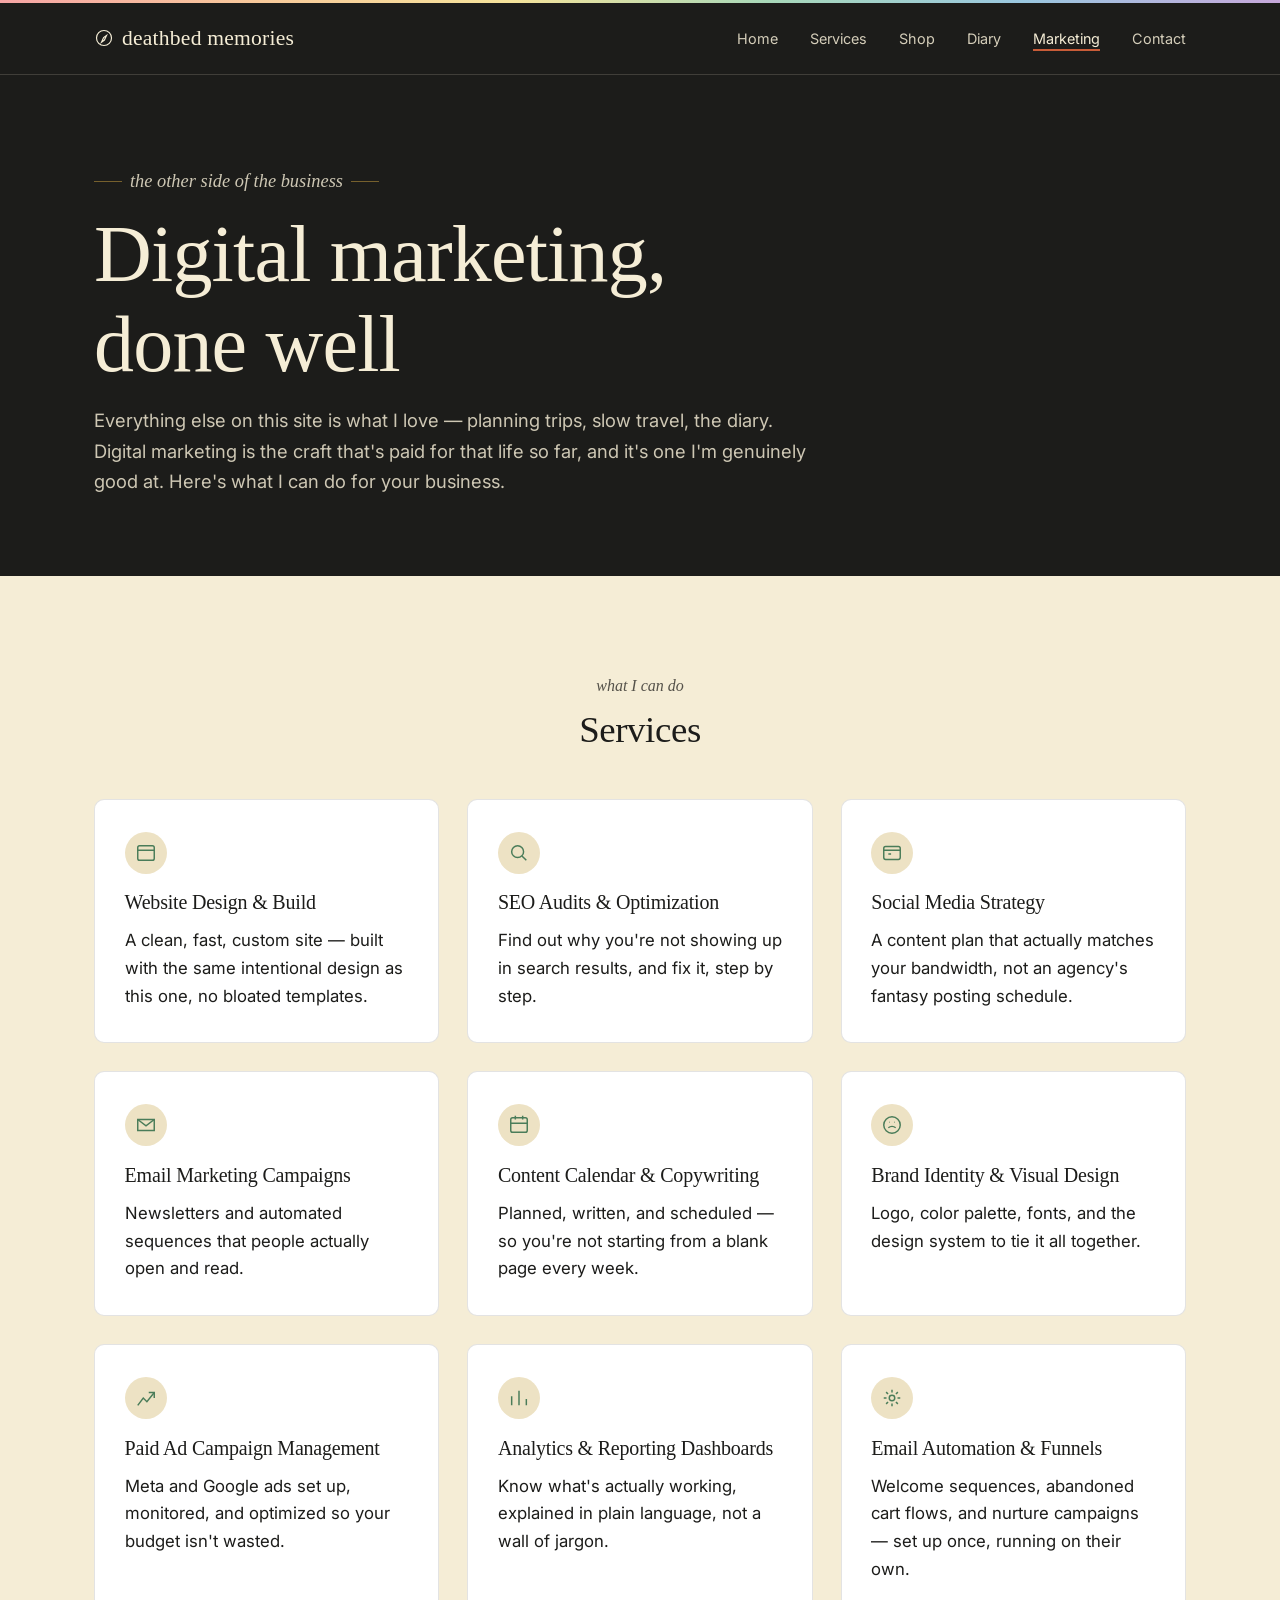
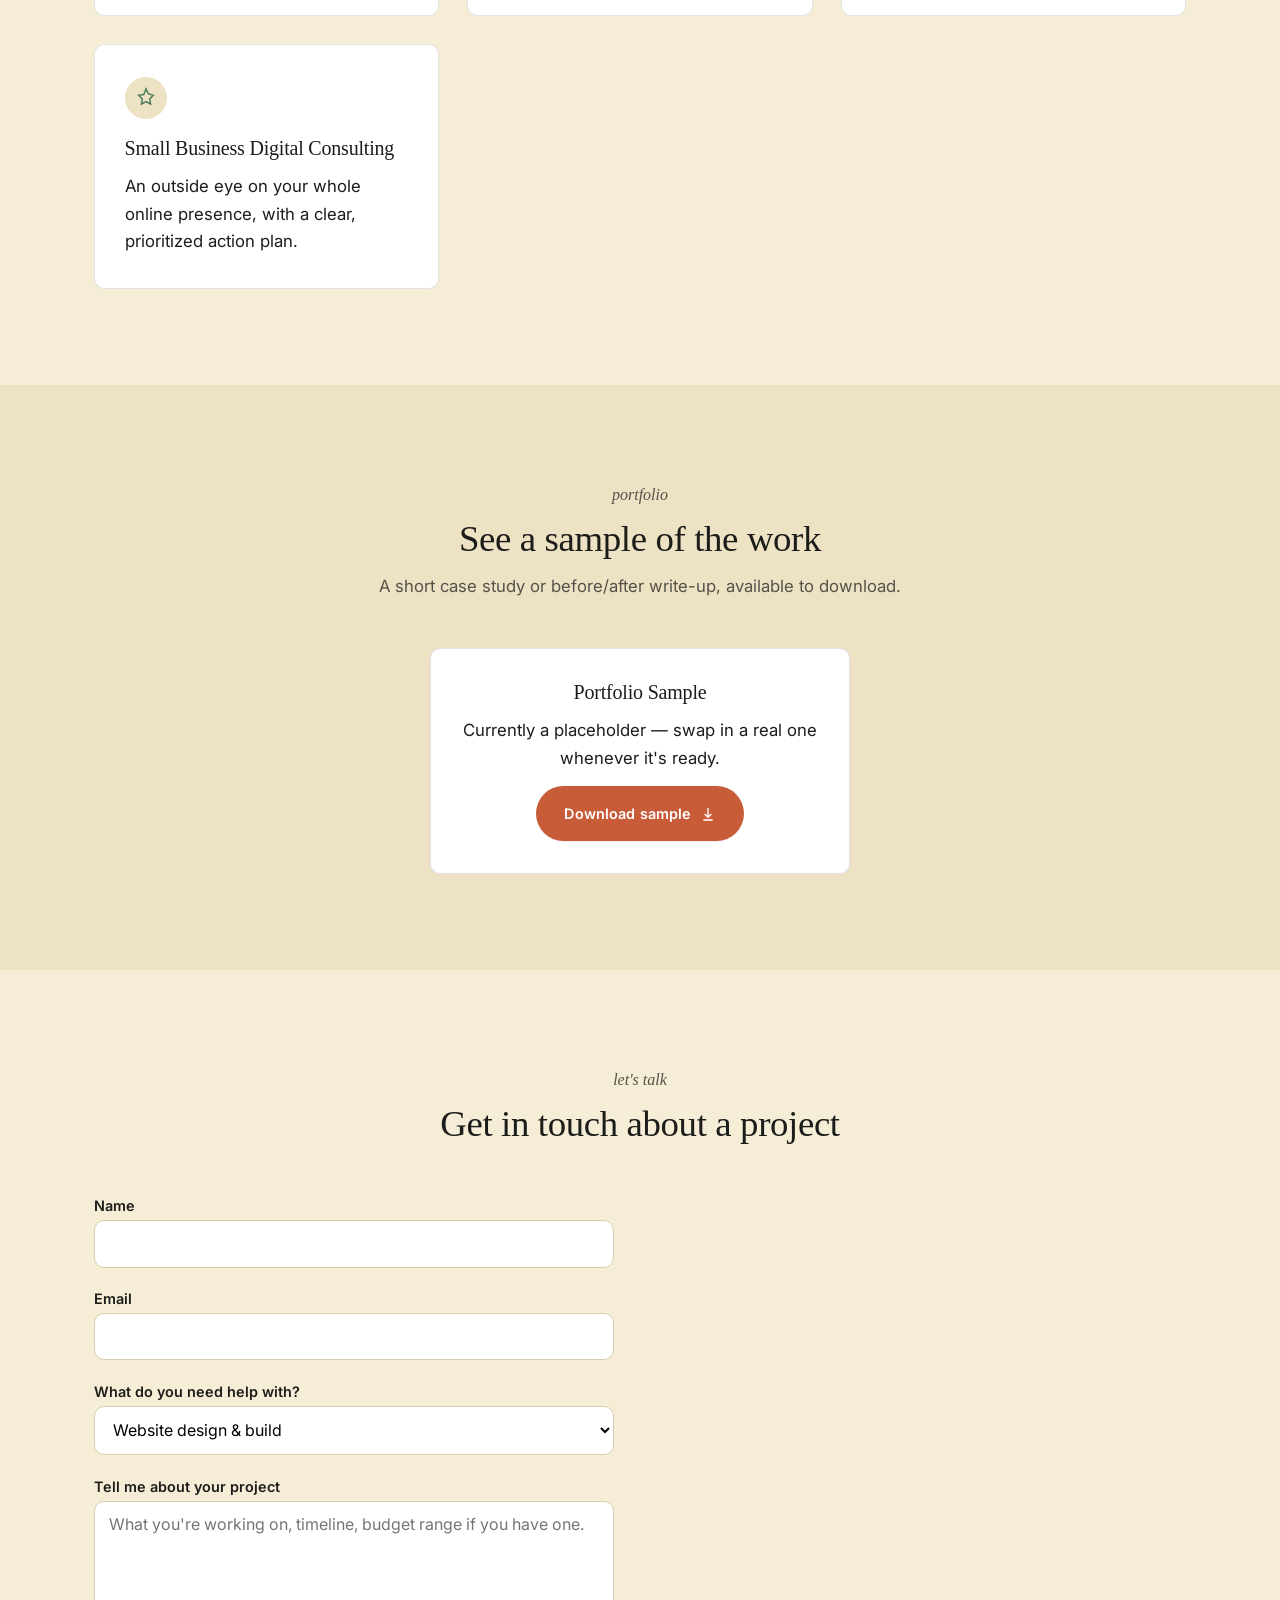
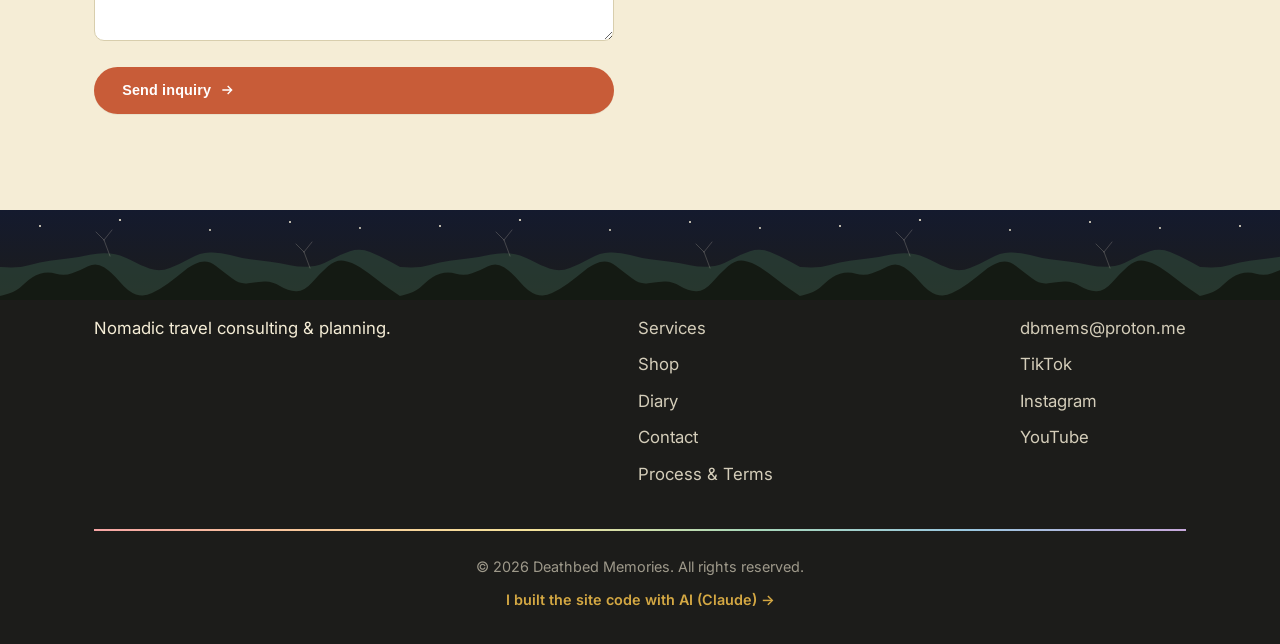
<file: marketing.html>
<!DOCTYPE html>
<html lang="en">
<head>
     <!-- Google tag (gtag.js) -->
<script async src="https://www.googletagmanager.com/gtag/js?id=G-LZJ85S4954"></script>
<script>
  window.dataLayer = window.dataLayer || [];
  function gtag(){dataLayer.push(arguments);}
  gtag('js', new Date());

  gtag('config', 'G-LZJ85S4954');
</script>
<meta charset="UTF-8">
<meta name="viewport" content="width=device-width, initial-scale=1.0">
<title>Digital Marketing — Deathbed Memories</title>
<meta name="description" content="Digital marketing services from Manz — websites, SEO, social, email, and more.">
<link rel="preconnect" href="https://fonts.googleapis.com">
<link href="https://fonts.googleapis.com/css2?family=Inter:wght@400;500;600;700&display=swap" rel="stylesheet">
<link rel="stylesheet" href="css/style.css">
</head>
<body>

<!-- ============================================================
     THIS PAGE IS NOT LINKED FROM YOUR MAIN NAVIGATION.
     Same as tours.html and photography.html — reachable by direct
     URL, invisible until you add a nav link. To go live, add:
       <li><a href="marketing.html">Marketing</a></li>
     to the <ul class="nav-links"> (and footer <ul class="footer-links">)
     in whichever pages you want it discoverable from.
     ============================================================ -->

<header class="site-header">
  <nav class="nav">
    <a class="nav-logo" href="index.html">
      <svg width="20" height="20" viewBox="0 0 24 24" fill="none" stroke="currentColor" stroke-width="1.4"><circle cx="12" cy="12" r="9"/><path d="M15 9l-2.5 5.5L9 17l2.5-5.5L15 9z"/></svg>
      deathbed memories
    </a>
    <button class="nav-toggle" aria-label="Toggle menu">☰</button>
    <ul class="nav-links">
      <li><a href="index.html">Home</a></li>
      <li><a href="services.html">Services</a></li>
      <li><a href="shop.html">Shop</a></li>
      <li><a href="blog.html">Diary</a></li>
      <li><a href="marketing.html" class="active">Marketing</a></li>
      <li><a href="contact.html">Contact</a></li>
    </ul>
  </nav>
</header>

<section class="hero hero-simple">
  <div class="wrap">
    <p class="hero-tag">the other side of the business</p>
    <h1>Digital marketing, done well</h1>
    <p>
      Everything else on this site is what I love — planning trips,
      slow travel, the diary. Digital marketing is the craft that's
      paid for that life so far, and it's one I'm genuinely good at.
      Here's what I can do for your business.
    </p>
  </div>
</section>

<!-- ============================================================
     10 OFFERINGS — placeholders. Edit each card's title/text
     directly, or swap the icon paths for different ones.
     ============================================================ -->
<section>
  <div class="wrap">
    <div class="section-head reveal">
      <p class="eyebrow">what I can do</p>
      <h2>Services</h2>
    </div>
    <div class="grid reveal-stagger">
      <div class="card reveal" style="--i:0">
        <div class="card-icon"><svg viewBox="0 0 24 24" fill="none" stroke="currentColor" stroke-width="1.6"><rect x="3" y="4" width="18" height="16" rx="2"/><path d="M3 9h18"/></svg></div>
        <h3>Website Design &amp; Build</h3>
        <p>A clean, fast, custom site — built with the same intentional
          design as this one, no bloated templates.</p>
      </div>
      <div class="card reveal" style="--i:1">
        <div class="card-icon"><svg viewBox="0 0 24 24" fill="none" stroke="currentColor" stroke-width="1.6"><circle cx="10.5" cy="10.5" r="6.5"/><path d="M20 20l-4.8-4.8"/></svg></div>
        <h3>SEO Audits &amp; Optimization</h3>
        <p>Find out why you're not showing up in search results, and fix
          it, step by step.</p>
      </div>
      <div class="card reveal" style="--i:2">
        <div class="card-icon"><svg viewBox="0 0 24 24" fill="none" stroke="currentColor" stroke-width="1.6"><rect x="3" y="5" width="18" height="14" rx="2"/><path d="M3 9h18M8 13h3"/></svg></div>
        <h3>Social Media Strategy</h3>
        <p>A content plan that actually matches your bandwidth, not an
          agency's fantasy posting schedule.</p>
      </div>
      <div class="card reveal" style="--i:3">
        <div class="card-icon"><svg viewBox="0 0 24 24" fill="none" stroke="currentColor" stroke-width="1.6"><path d="M3 6h18v12H3z"/><path d="M3 6l9 7 9-7"/></svg></div>
        <h3>Email Marketing Campaigns</h3>
        <p>Newsletters and automated sequences that people actually open
          and read.</p>
      </div>
      <div class="card reveal" style="--i:4">
        <div class="card-icon"><svg viewBox="0 0 24 24" fill="none" stroke="currentColor" stroke-width="1.6"><rect x="3" y="4" width="18" height="16" rx="2"/><path d="M8 2v4M16 2v4M3 10h18"/></svg></div>
        <h3>Content Calendar &amp; Copywriting</h3>
        <p>Planned, written, and scheduled — so you're not starting from
          a blank page every week.</p>
      </div>
      <div class="card reveal" style="--i:5">
        <div class="card-icon"><svg viewBox="0 0 24 24" fill="none" stroke="currentColor" stroke-width="1.6"><circle cx="12" cy="12" r="9"/><path d="M8 15c1.2-1 2.5-1.5 4-1.5s2.8.5 4 1.5M9 9h.5M14.5 9h.5"/></svg></div>
        <h3>Brand Identity &amp; Visual Design</h3>
        <p>Logo, color palette, fonts, and the design system to tie it
          all together.</p>
      </div>
      <div class="card reveal" style="--i:6">
        <div class="card-icon"><svg viewBox="0 0 24 24" fill="none" stroke="currentColor" stroke-width="1.6"><path d="M3 20l6-8 4 4 8-10"/><path d="M15 6h6v6"/></svg></div>
        <h3>Paid Ad Campaign Management</h3>
        <p>Meta and Google ads set up, monitored, and optimized so your
          budget isn't wasted.</p>
      </div>
      <div class="card reveal" style="--i:7">
        <div class="card-icon"><svg viewBox="0 0 24 24" fill="none" stroke="currentColor" stroke-width="1.6"><path d="M4 20V10M12 20V4M20 20v-7"/></svg></div>
        <h3>Analytics &amp; Reporting Dashboards</h3>
        <p>Know what's actually working, explained in plain language, not
          a wall of jargon.</p>
      </div>
      <div class="card reveal" style="--i:8">
        <div class="card-icon"><svg viewBox="0 0 24 24" fill="none" stroke="currentColor" stroke-width="1.6"><circle cx="12" cy="12" r="3"/><path d="M12 3v3M12 18v3M3 12h3M18 12h3M5.6 5.6l2.1 2.1M16.3 16.3l2.1 2.1M5.6 18.4l2.1-2.1M16.3 7.7l2.1-2.1"/></svg></div>
        <h3>Email Automation &amp; Funnels</h3>
        <p>Welcome sequences, abandoned cart flows, and nurture campaigns
          — set up once, running on their own.</p>
      </div>
      <div class="card reveal" style="--i:9">
        <div class="card-icon"><svg viewBox="0 0 24 24" fill="none" stroke="currentColor" stroke-width="1.6"><path d="M12 2l2.4 5.2L20 9l-4 4 1 5.8L12 16l-5 2.8 1-5.8-4-4 5.6-.8L12 2z"/></svg></div>
        <h3>Small Business Digital Consulting</h3>
        <p>An outside eye on your whole online presence, with a clear,
          prioritized action plan.</p>
      </div>
    </div>
  </div>
</section>

<!-- ============================================================
     PORTFOLIO / DEMO — a downloadable sample. Currently a
     placeholder PDF that just explains it's a placeholder, so the
     button works right away. Swap it for a real case study,
     before/after write-up, or portfolio deck whenever you have one
     — upload a PDF into files/ with the same filename to replace
     it, or update the filename below if you use a different name.
     ============================================================ -->
<section class="section-alt">
  <div class="wrap">
    <div class="section-head reveal">
      <p class="eyebrow">portfolio</p>
      <h2>See a sample of the work</h2>
      <p>A short case study or before/after write-up, available to download.</p>
    </div>
    <div class="card reveal" style="max-width:420px; margin:0 auto; text-align:center;">
      <h3>Portfolio Sample</h3>
      <p>Currently a placeholder — swap in a real one whenever it's ready.</p>
      <a class="btn btn-primary" style="align-self:center;" href="files/marketing-portfolio-sample.pdf" target="_blank" rel="noopener">
        Download sample
        <svg class="arrow" width="16" height="16" viewBox="0 0 24 24" fill="none" stroke="currentColor" stroke-width="2"><path d="M12 3v13M7 12l5 5 5-5M5 21h14"/></svg>
      </a>
    </div>
  </div>
</section>

<!-- ============================================================
     INQUIRY — same Formspree pattern as the rest of the site.
     ============================================================ -->
<section>
  <div class="wrap">
    <div class="section-head reveal">
      <p class="eyebrow">let's talk</p>
      <h2>Get in touch about a project</h2>
    </div>
    <form action="https://formspree.io/f/mgaezpkg" method="POST">
      <input type="hidden" name="_subject" value="Digital marketing inquiry — Deathbed Memories">
      <div>
        <label for="mkt-name">Name</label>
        <input type="text" id="mkt-name" name="name" required>
      </div>
      <div>
        <label for="mkt-email">Email</label>
        <input type="email" id="mkt-email" name="email" required>
      </div>
      <div>
        <label for="mkt-service">What do you need help with?</label>
        <select id="mkt-service" name="service">
          <option>Website design &amp; build</option>
          <option>SEO</option>
          <option>Social media strategy</option>
          <option>Email marketing</option>
          <option>Content &amp; copywriting</option>
          <option>Brand identity</option>
          <option>Paid ads</option>
          <option>Analytics &amp; reporting</option>
          <option>Marketing automation</option>
          <option>General consulting</option>
          <option>Not sure yet</option>
        </select>
      </div>
      <div>
        <label for="mkt-message">Tell me about your project</label>
        <textarea id="mkt-message" name="message" required placeholder="What you're working on, timeline, budget range if you have one."></textarea>
      </div>
      <button class="btn btn-primary" type="submit">
        Send inquiry
        <svg class="arrow" width="16" height="16" viewBox="0 0 24 24" fill="none" stroke="currentColor" stroke-width="2"><path d="M5 12h14M13 6l6 6-6 6"/></svg>
      </button>
    </form>
  </div>
</section>

<footer class="site-footer">
  <div class="wrap">
    <div class="footer-grid">
      <div>
        <h4>deathbed memories</h4>
        <p>Nomadic travel consulting &amp; planning.</p>
      </div>
      <div>
        <h4>Site</h4>
        <ul class="footer-links">
          <li><a href="services.html">Services</a></li>
          <li><a href="shop.html">Shop</a></li>
          <li><a href="blog.html">Diary</a></li>
          <li><a href="contact.html">Contact</a></li>
          <li><a href="process.html">Process &amp; Terms</a></li>
        </ul>
      </div>
      <div>
        <h4>Contact</h4>
        <ul class="footer-links">
          <li><a href="mailto:dbmems@proton.me">dbmems@proton.me</a></li>
          <li><a href="https://www.tiktok.com/@deathbed.memories" target="_blank" rel="noopener">TikTok</a></li>
          <li><a href="https://www.instagram.com/deathbed.memories/" target="_blank" rel="noopener">Instagram</a></li>
          <li><a href="https://www.youtube.com/@deathbed.memoriess" target="_blank" rel="noopener">YouTube</a></li>
        </ul>
      </div>
    </div>
    <div class="footer-bottom">
      <p>&copy; 2026 Deathbed Memories. All rights reserved.</p>
      <p class="footer-free"><a href="contact.html?topic=website">I built the site code with AI (Claude) →</a></a></p>
    </div>
  </div>
</footer>

<script src="js/main.js"></script>
<script src="js/reveal.js"></script>
</body>
</html>
</file>
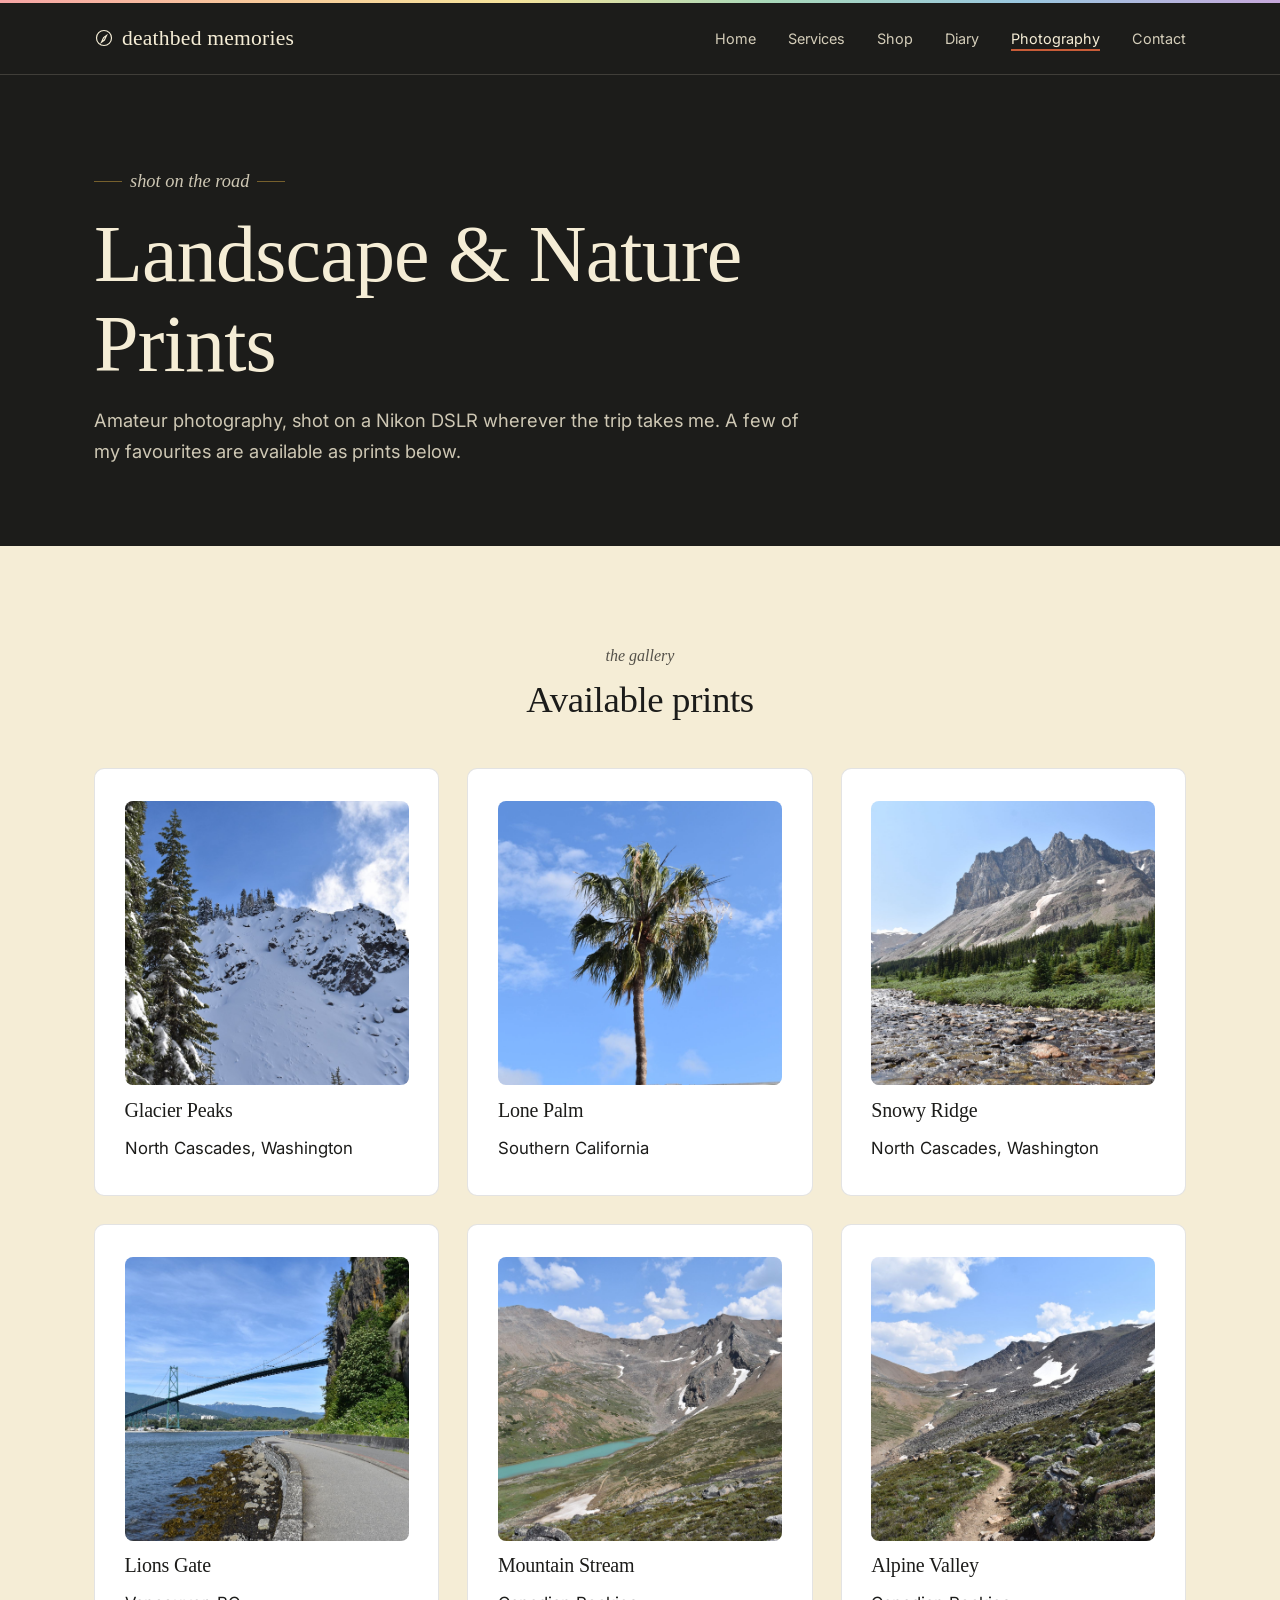
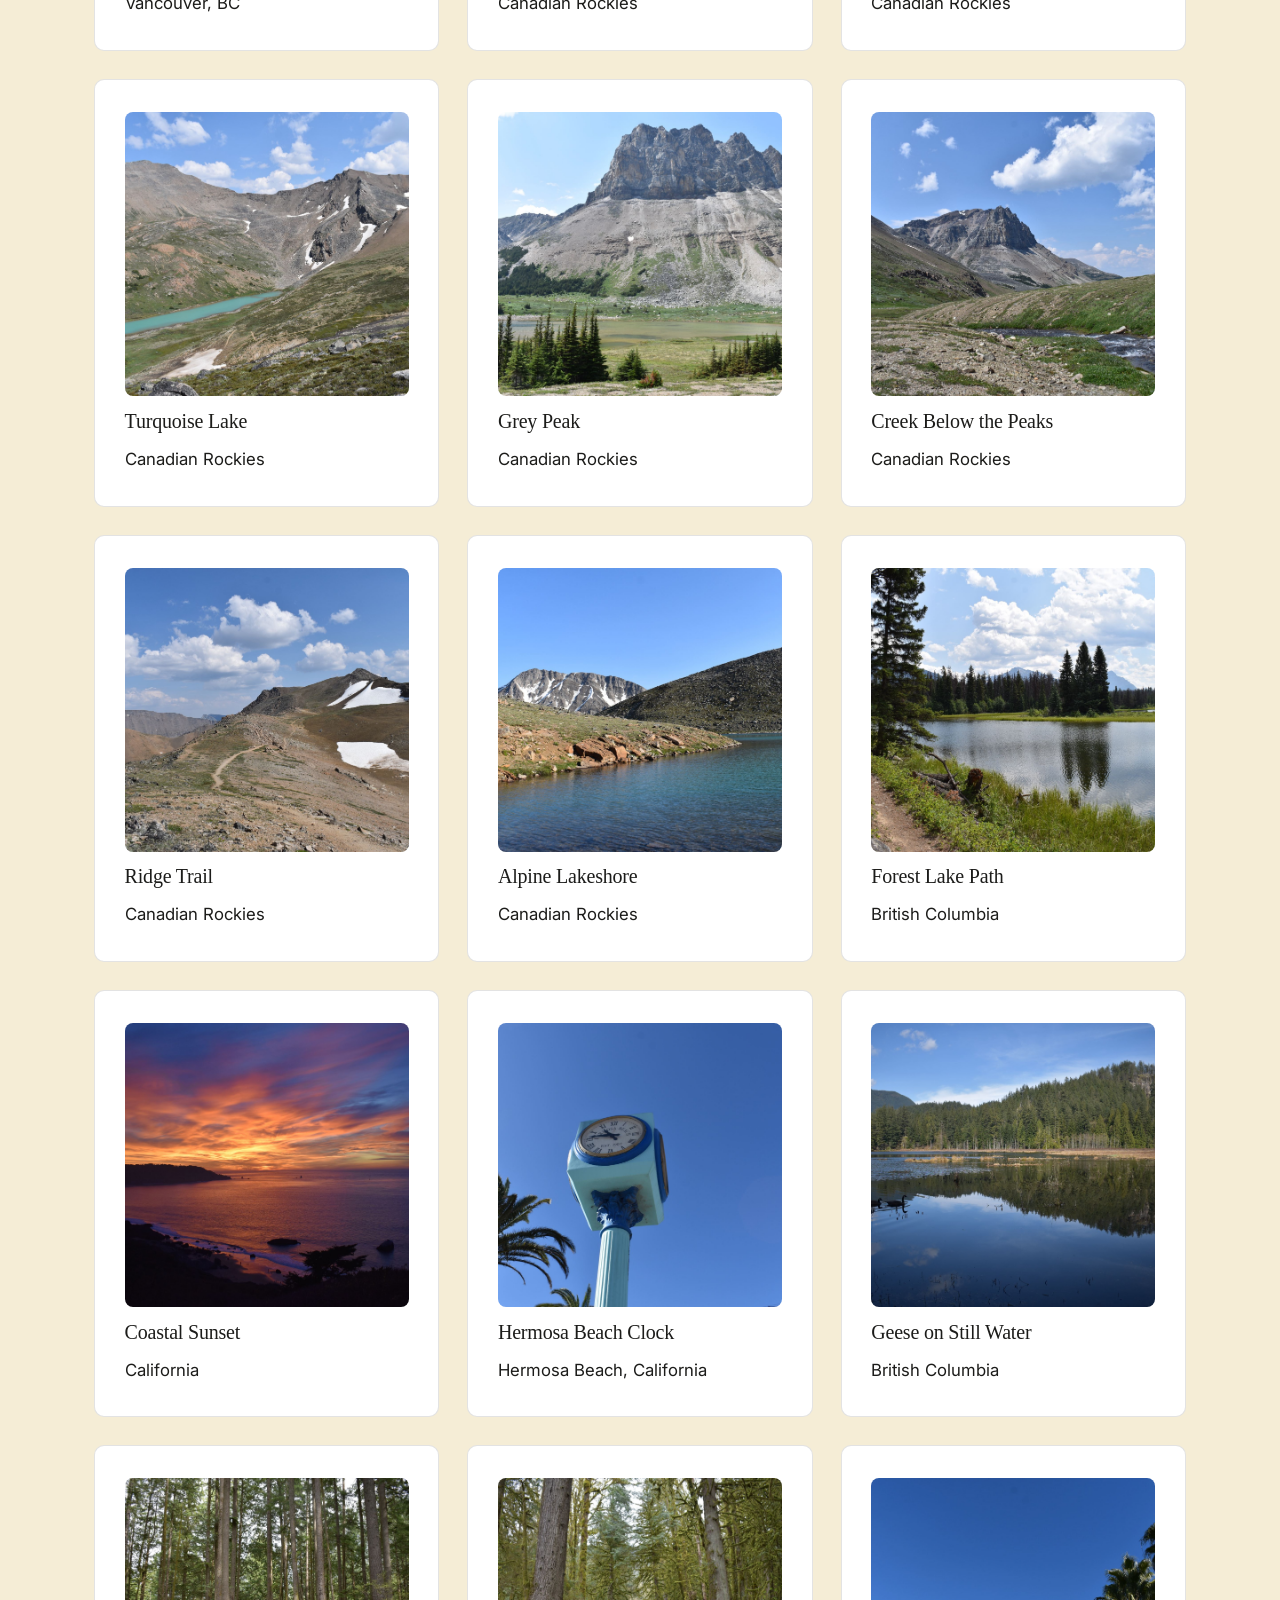
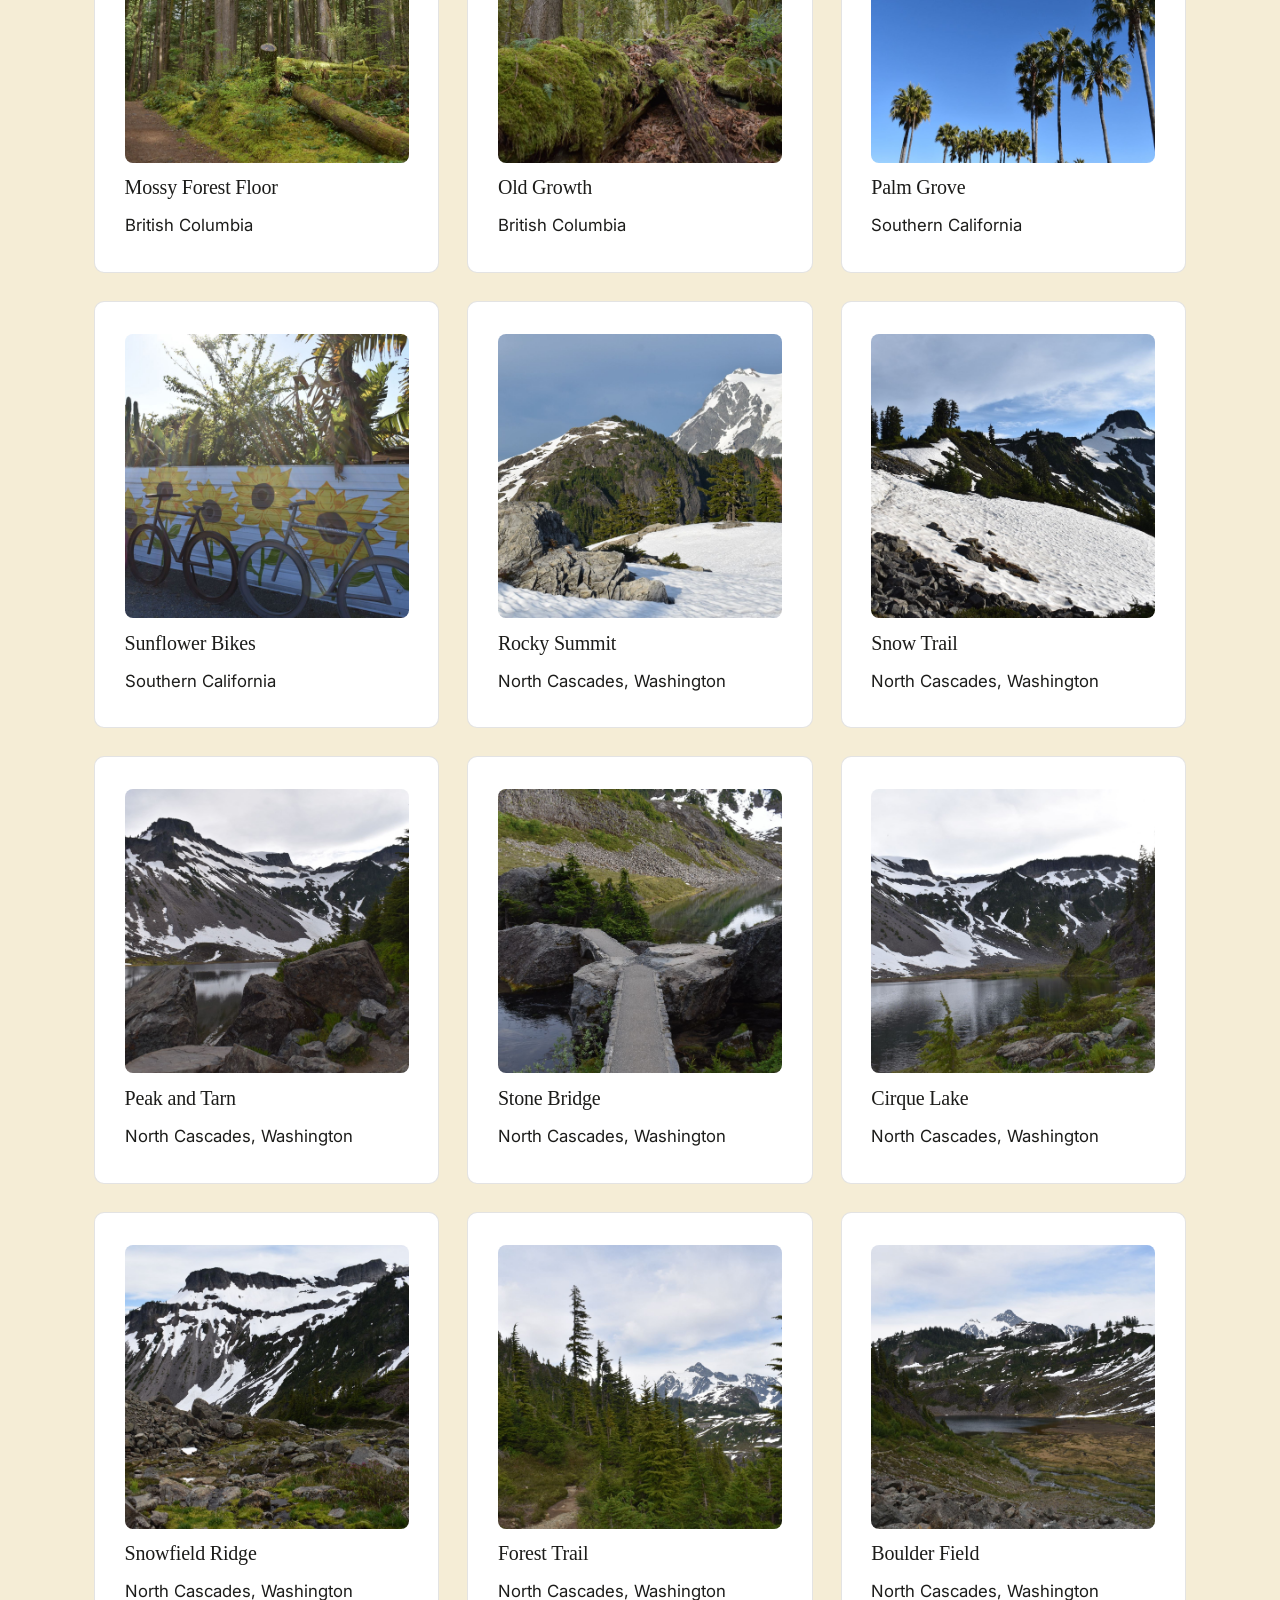
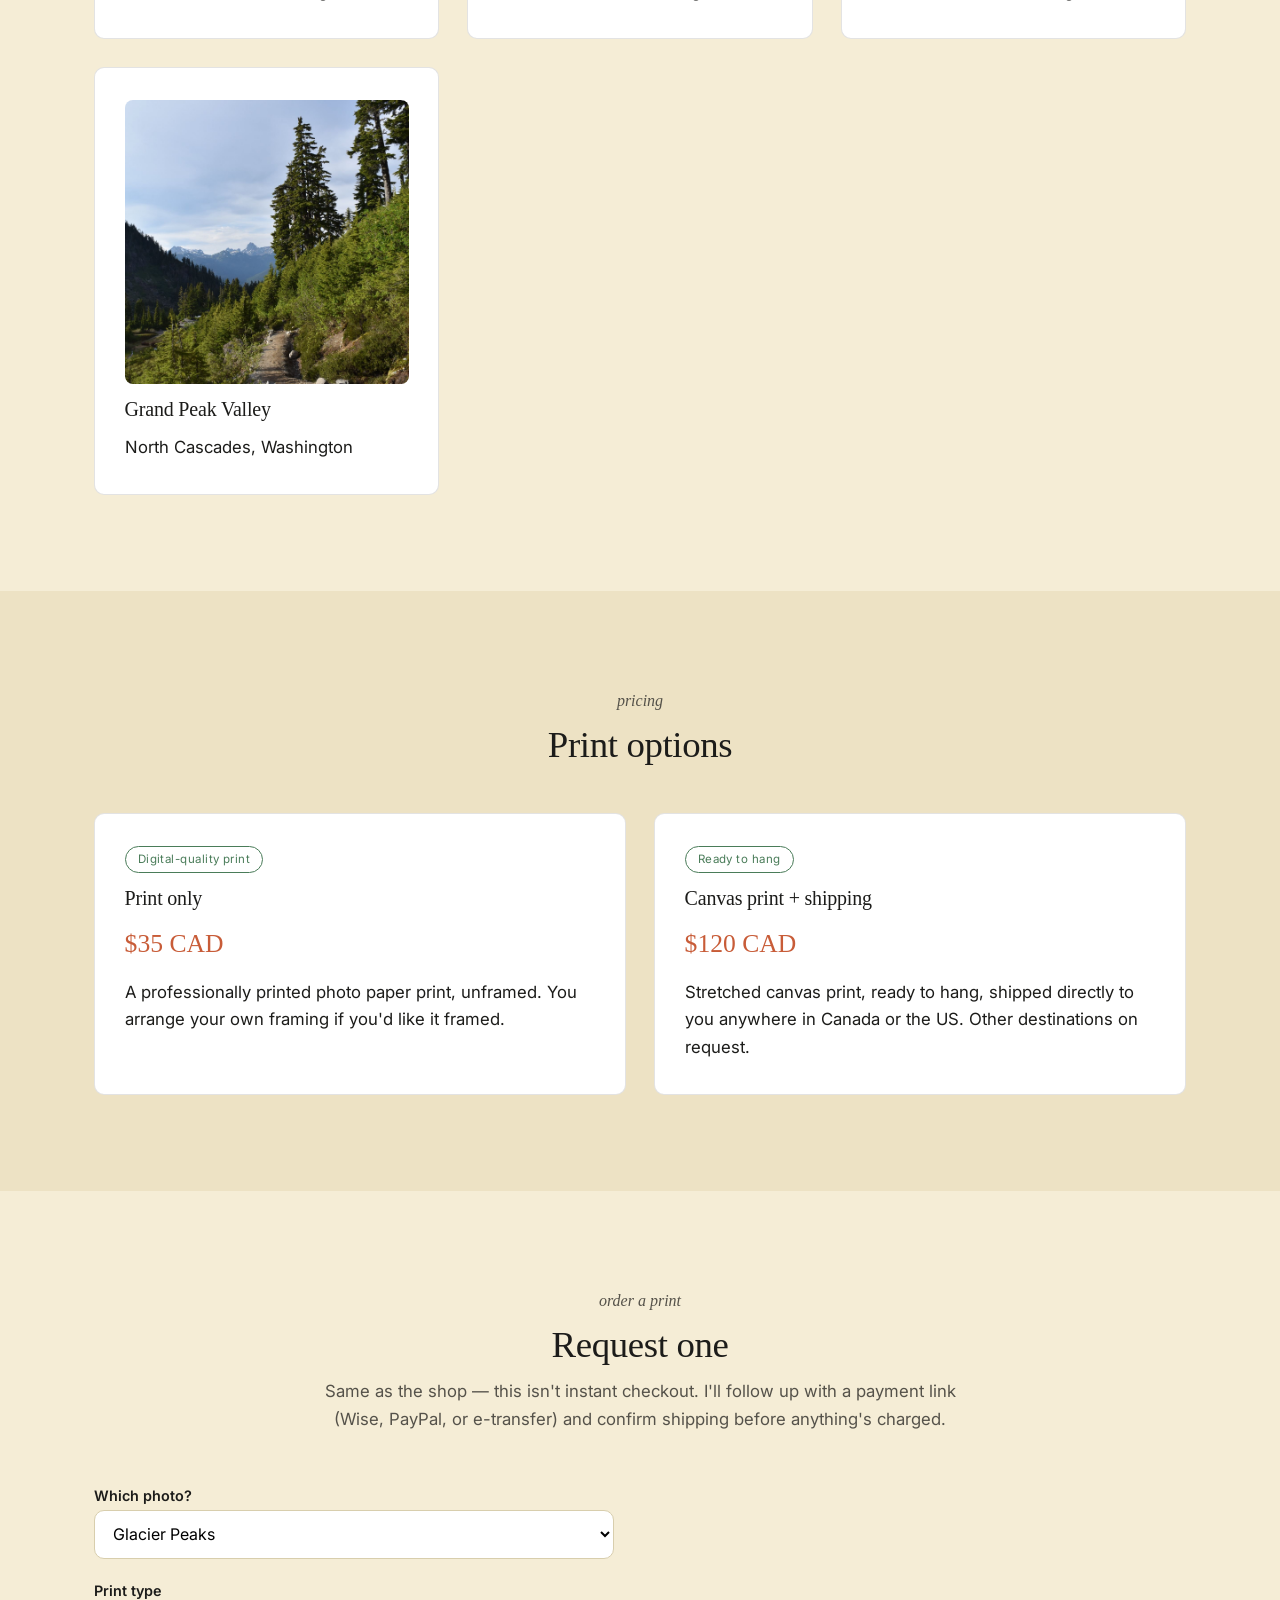
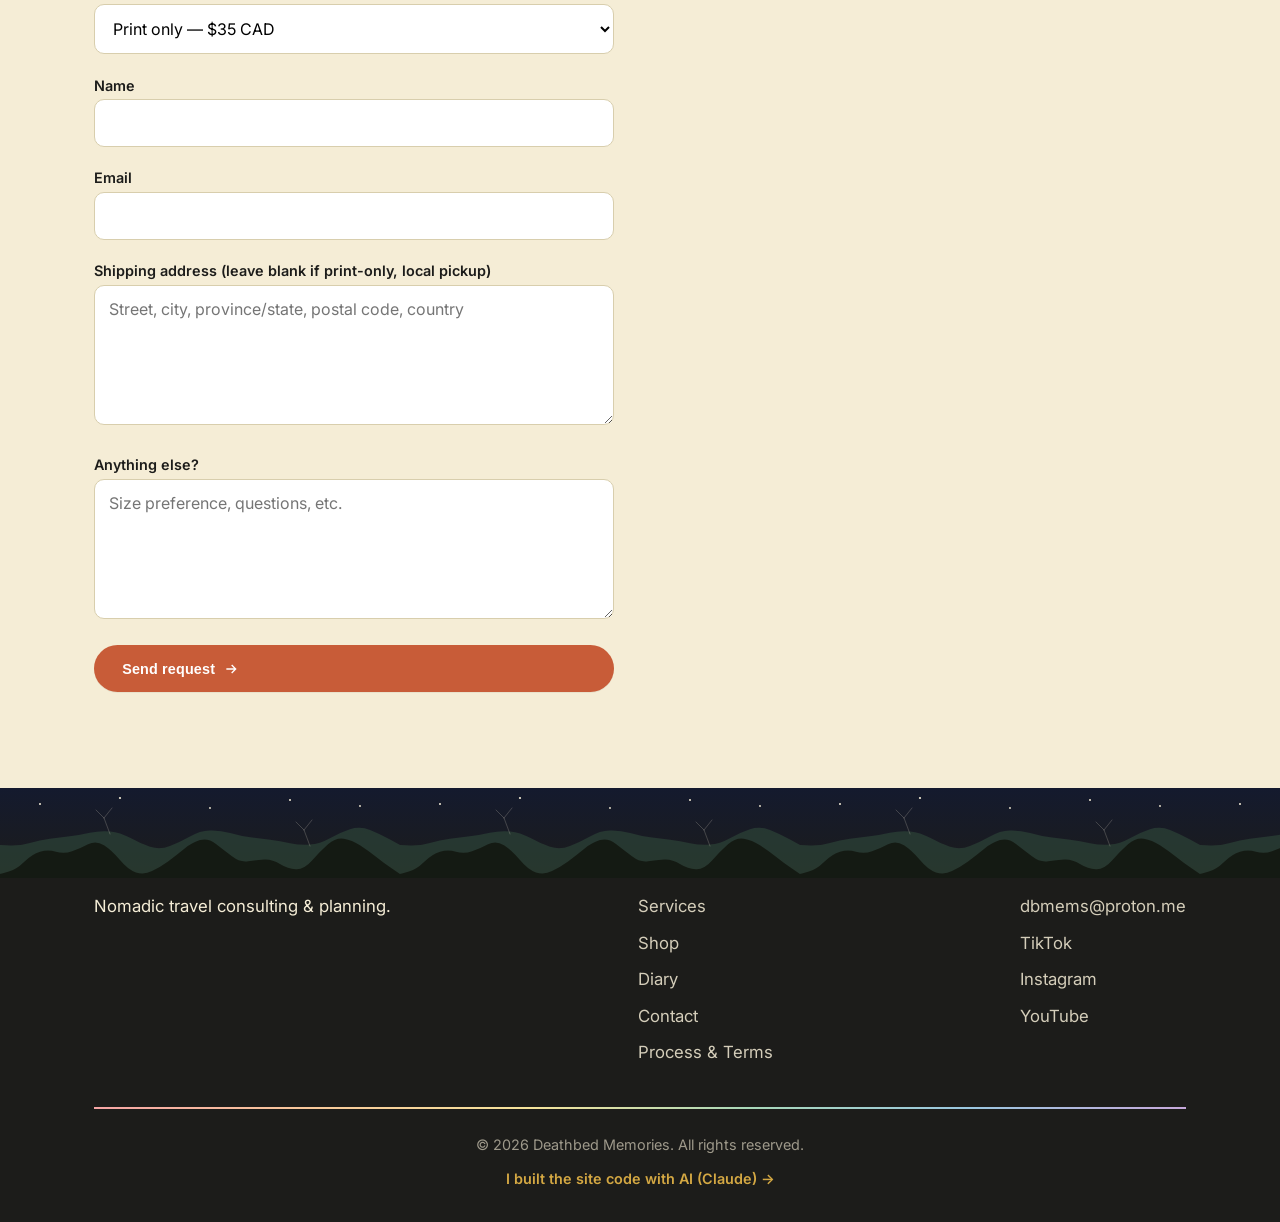
<file: photography.html>
<!DOCTYPE html>
<html lang="en">
<head>
     <!-- Google tag (gtag.js) -->
<script async src="https://www.googletagmanager.com/gtag/js?id=G-LZJ85S4954"></script>
<script>
  window.dataLayer = window.dataLayer || [];
  function gtag(){dataLayer.push(arguments);}
  gtag('js', new Date());

  gtag('config', 'G-LZJ85S4954');
</script>
<meta charset="UTF-8">
<meta name="viewport" content="width=device-width, initial-scale=1.0">
<title>Photography — Deathbed Memories</title>
<meta name="description" content="Landscape and nature photography prints, shot on a Nikon DSLR on the road.">
<link rel="preconnect" href="https://fonts.googleapis.com">
<link href="https://fonts.googleapis.com/css2?family=Inter:wght@400;500;600;700&display=swap" rel="stylesheet">
<link rel="stylesheet" href="css/style.css">
</head>
<body>

<!-- ============================================================
     THIS PAGE IS NOT LINKED FROM YOUR MAIN NAVIGATION YET — same
     situation as tours.html. To go live: add
       <li><a href="photography.html">Photography</a></li>
     to the <ul class="nav-links"> (and footer <ul class="footer-links">)
     in index.html, services.html, shop.html, blog.html, and
     contact.html. Remove that line to take it offline again.
     ============================================================ -->

<header class="site-header">
  <nav class="nav">
    <a class="nav-logo" href="index.html">
      <svg width="20" height="20" viewBox="0 0 24 24" fill="none" stroke="currentColor" stroke-width="1.4"><circle cx="12" cy="12" r="9"/><path d="M15 9l-2.5 5.5L9 17l2.5-5.5L15 9z"/></svg>
      deathbed memories
    </a>
    <button class="nav-toggle" aria-label="Toggle menu">☰</button>
    <ul class="nav-links">
      <li><a href="index.html">Home</a></li>
      <li><a href="services.html">Services</a></li>
      <li><a href="shop.html">Shop</a></li>
      <li><a href="blog.html">Diary</a></li>
      <li><a href="photography.html" class="active">Photography</a></li>
      <li><a href="contact.html">Contact</a></li>
    </ul>
  </nav>
</header>

<section class="hero hero-simple">
  <div class="wrap">
    <p class="hero-tag">shot on the road</p>
    <h1>Landscape &amp; Nature Prints</h1>
    <p>
      Amateur photography, shot on a Nikon DSLR wherever the trip takes me.
      A few of my favourites are available as prints below.
    </p>
  </div>
</section>

<!-- ============================================================
     GALLERY — filled in by js/photos.js from data/photos.json.
     To add a photo: upload it into images/photography/ (create
     that folder the same way you created images/blog/), then add
     an entry to data/photos.json.
     ============================================================ -->
<section>
  <div class="wrap">
    <div class="section-head reveal">
      <p class="eyebrow">the gallery</p>
      <h2>Available prints</h2>
    </div>
    <div class="grid reveal" id="photo-gallery"><!-- filled in by js/photos.js --></div>
  </div>
</section>

<!-- ============================================================
     PRICING — edit directly here, same pattern as services.html.
     ============================================================ -->
<section class="section-alt">
  <div class="wrap">
    <div class="section-head reveal">
      <p class="eyebrow">pricing</p>
      <h2>Print options</h2>
    </div>
    <div class="grid reveal-stagger">
      <div class="card reveal" style="--i:0">
        <span class="tag">Digital-quality print</span>
        <h3>Print only</h3>
        <p class="price">$35 CAD</p>
        <p>A professionally printed photo paper print, unframed. You
          arrange your own framing if you'd like it framed.</p>
      </div>
      <div class="card reveal" style="--i:1">
        <span class="tag">Ready to hang</span>
        <h3>Canvas print + shipping</h3>
        <p class="price">$120 CAD</p>
        <p>Stretched canvas print, ready to hang, shipped directly to you
          anywhere in Canada or the US. Other destinations on request.</p>
      </div>
    </div>
  </div>
</section>

<!-- ============================================================
     ORDER FORM — same Formspree pattern as the shop's hat request
     form. One shared form for all photos; the buyer picks which
     photo and print type from dropdowns, filled from
     data/photos.json by js/photos.js.
     ============================================================ -->
<section>
  <div class="wrap">
    <div class="section-head reveal">
      <p class="eyebrow">order a print</p>
      <h2>Request one</h2>
      <p>Same as the shop — this isn't instant checkout. I'll follow up with a payment link (Wise, PayPal, or e-transfer) and confirm shipping before anything's charged.</p>
    </div>
    <form action="https://formspree.io/f/mgaezpkg" method="POST">
      <input type="hidden" name="_subject" value="Photography print order">
      <div>
        <label for="print-photo-choice">Which photo?</label>
        <select id="print-photo-choice" name="photo_choice">
          <!-- options filled in by js/photos.js from data/photos.json -->
        </select>
      </div>
      <div>
        <label for="print-type">Print type</label>
        <select id="print-type" name="print_type">
          <option>Print only — $35 CAD</option>
          <option>Canvas print + shipping — $120 CAD</option>
        </select>
      </div>
      <div>
        <label for="print-name">Name</label>
        <input type="text" id="print-name" name="name" required>
      </div>
      <div>
        <label for="print-email">Email</label>
        <input type="email" id="print-email" name="email" required>
      </div>
      <div>
        <label for="print-address">Shipping address (leave blank if print-only, local pickup)</label>
        <textarea id="print-address" name="shipping_address" placeholder="Street, city, province/state, postal code, country"></textarea>
      </div>
      <div>
        <label for="print-notes">Anything else?</label>
        <textarea id="print-notes" name="notes" placeholder="Size preference, questions, etc."></textarea>
      </div>
      <button class="btn btn-primary" type="submit">
        Send request
        <svg class="arrow" width="16" height="16" viewBox="0 0 24 24" fill="none" stroke="currentColor" stroke-width="2"><path d="M5 12h14M13 6l6 6-6 6"/></svg>
      </button>
    </form>
  </div>
</section>

<footer class="site-footer">
  <div class="wrap">
    <div class="footer-grid">
      <div>
        <h4>deathbed memories</h4>
        <p>Nomadic travel consulting &amp; planning.</p>
      </div>
      <div>
        <h4>Site</h4>
        <ul class="footer-links">
          <li><a href="services.html">Services</a></li>
          <li><a href="shop.html">Shop</a></li>
          <li><a href="blog.html">Diary</a></li>
          <li><a href="contact.html">Contact</a></li>
          <li><a href="process.html">Process &amp; Terms</a></li>
        </ul>
      </div>
      <div>
        <h4>Contact</h4>
        <ul class="footer-links">
          <li><a href="mailto:dbmems@proton.me">dbmems@proton.me</a></li>
          <li><a href="https://www.tiktok.com/@deathbed.memories" target="_blank" rel="noopener">TikTok</a></li>
          <li><a href="https://www.instagram.com/deathbed.memories/" target="_blank" rel="noopener">Instagram</a></li>
          <li><a href="https://www.youtube.com/@deathbed.memoriess" target="_blank" rel="noopener">YouTube</a></li>
        </ul>
      </div>
    </div>
    <div class="footer-bottom">
      <p>&copy; 2026 Deathbed Memories. All rights reserved.</p>
      <p class="footer-free"><a href="contact.html?topic=website">I built the site code with AI (Claude) →</a></p>
    </div>
  </div>
</footer>

<script src="js/main.js"></script>
<script src="js/reveal.js"></script>
<script src="js/photos.js"></script>
</body>
</html>
</file>
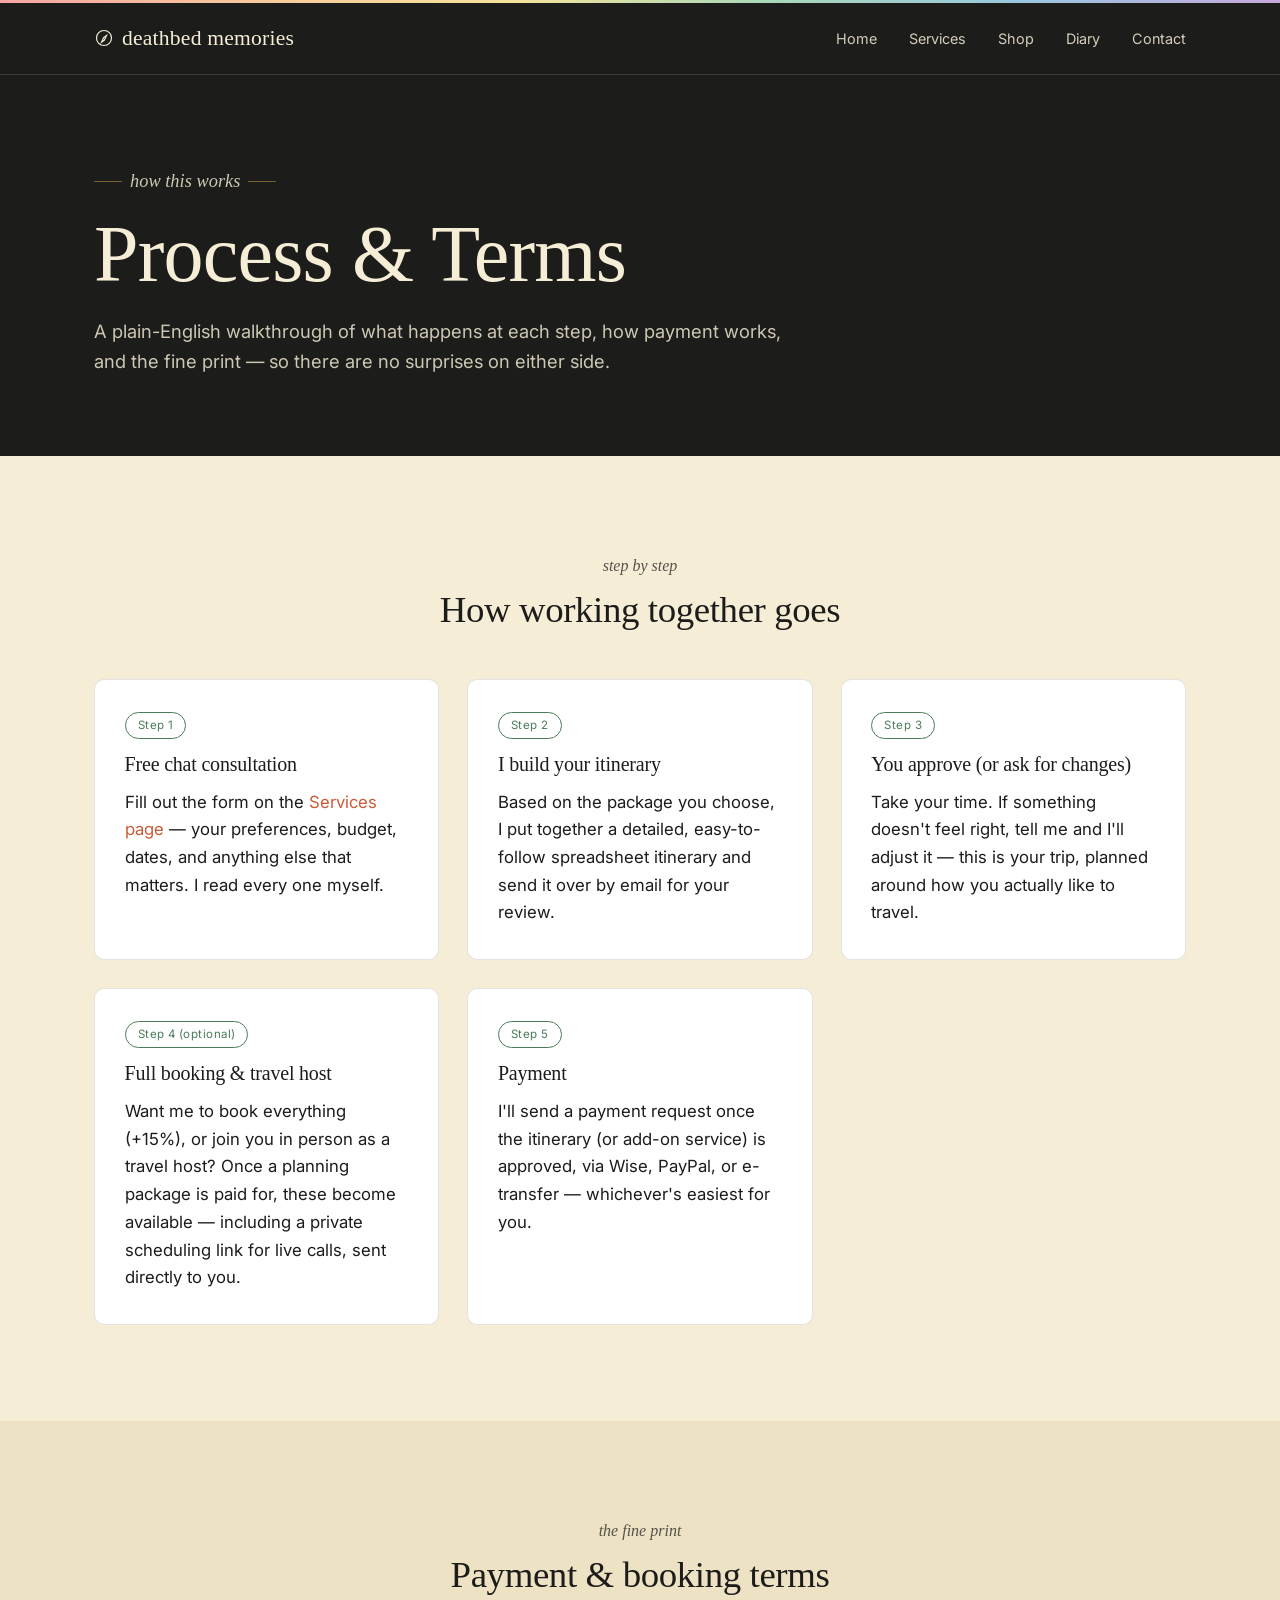
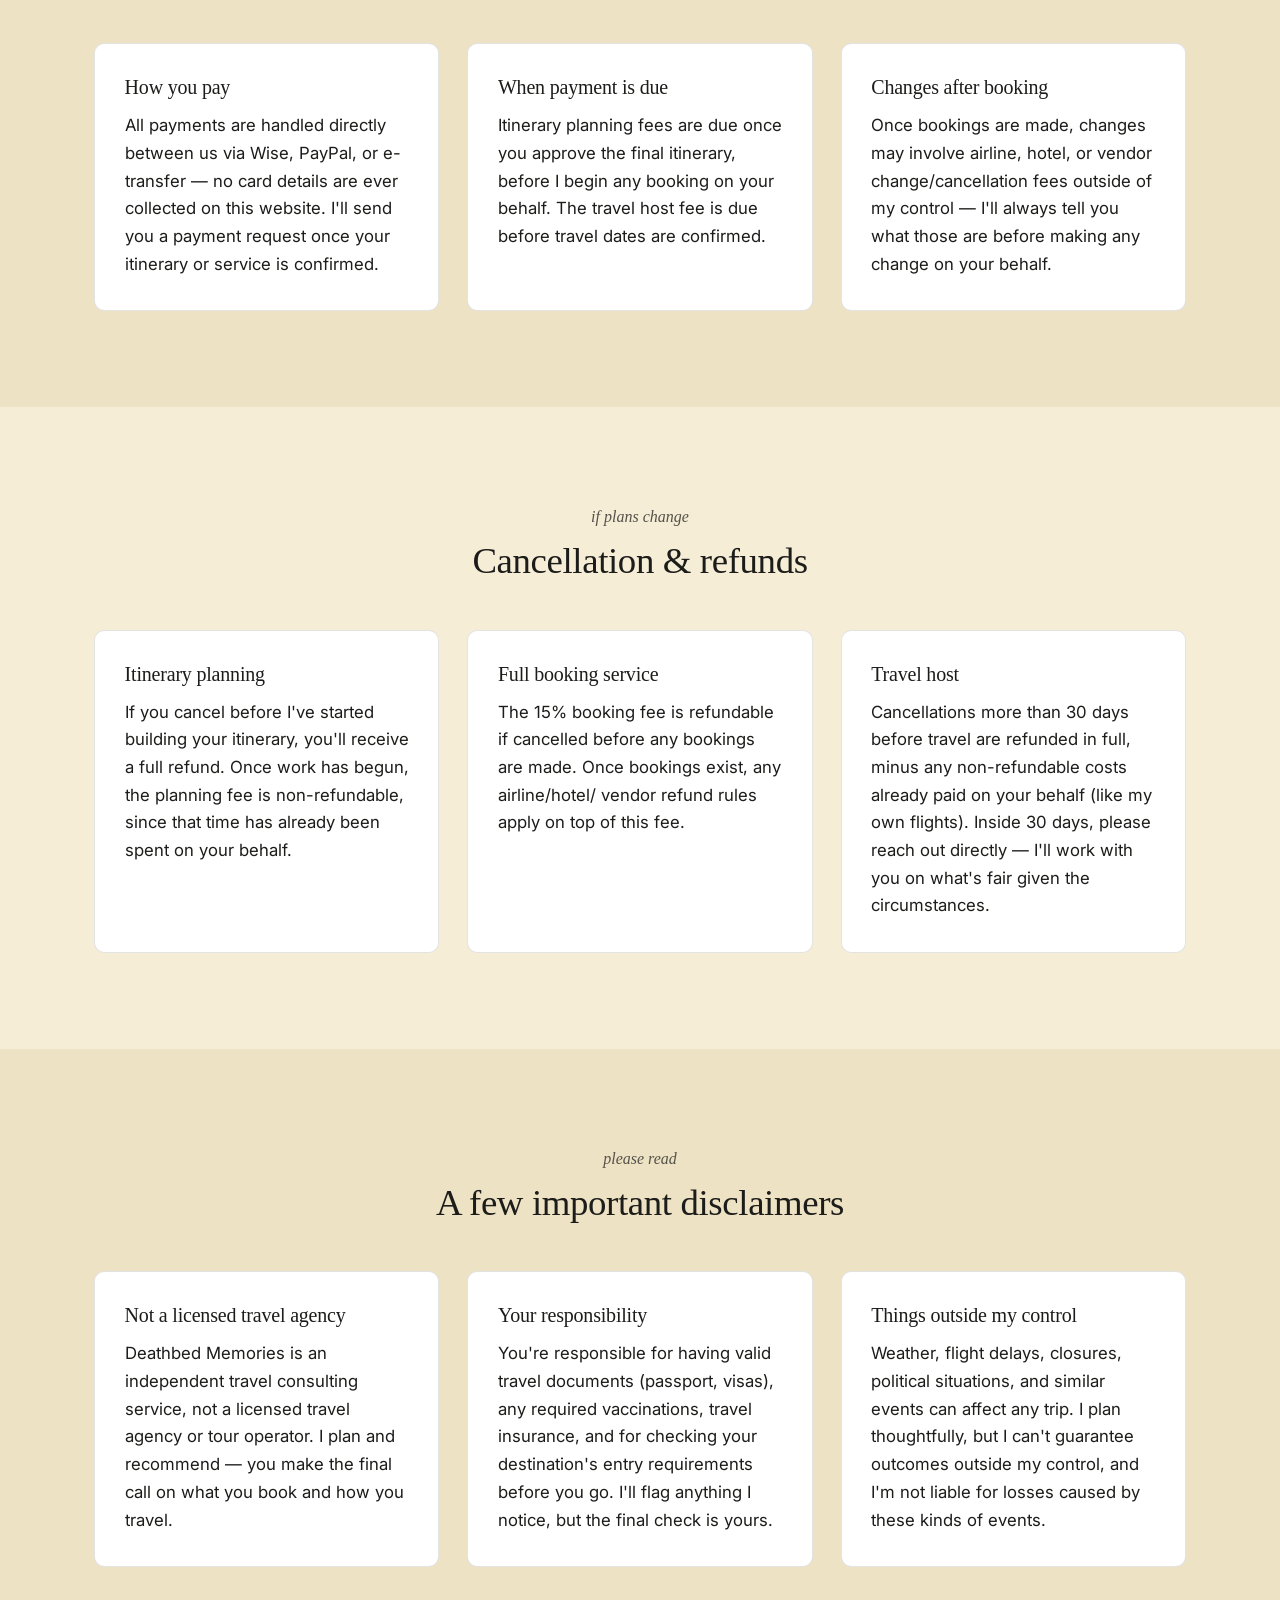
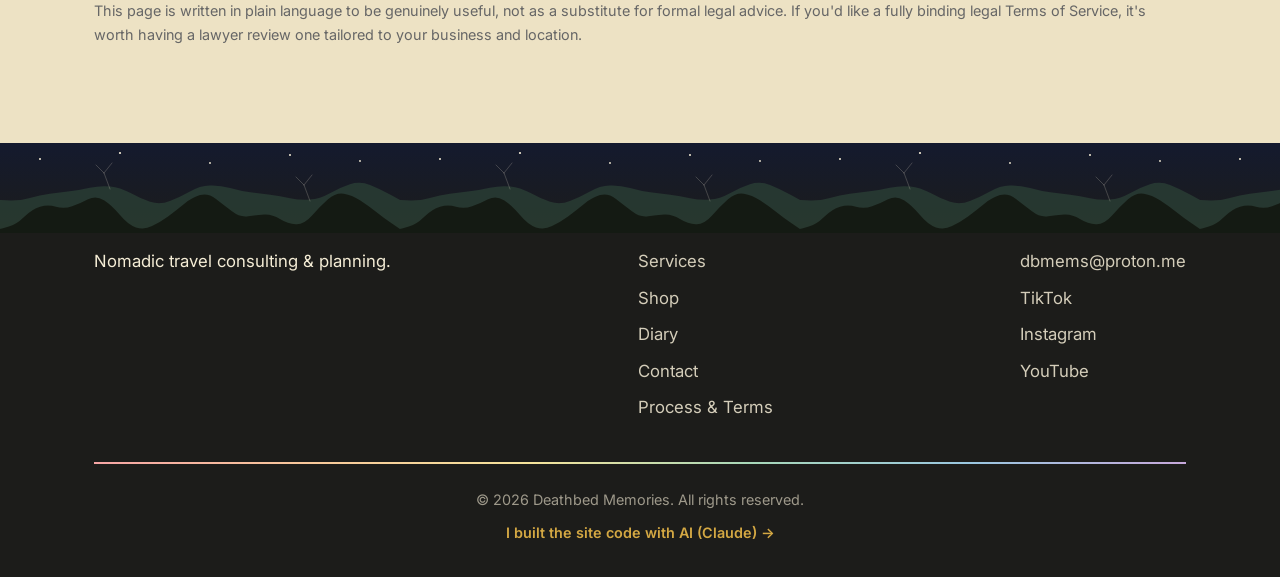
<file: process.html>
<!DOCTYPE html>
<html lang="en">
<head>
  <!-- Google tag (gtag.js) -->
<script async src="https://www.googletagmanager.com/gtag/js?id=G-LZJ85S4954"></script>
<script>
  window.dataLayer = window.dataLayer || [];
  function gtag(){dataLayer.push(arguments);}
  gtag('js', new Date());

  gtag('config', 'G-LZJ85S4954');
</script>
<meta charset="UTF-8">
<meta name="viewport" content="width=device-width, initial-scale=1.0">
<title>Process & Terms — Deathbed Memories</title>
<meta name="description" content="How working with Deathbed Memories works, step by step, plus payment, cancellation, and travel terms.">
<link rel="preconnect" href="https://fonts.googleapis.com">
<link href="https://fonts.googleapis.com/css2?family=Inter:wght@400;500;600;700&display=swap" rel="stylesheet">
<link rel="stylesheet" href="css/style.css">
</head>
<body>

<header class="site-header">
  <nav class="nav">
    <a class="nav-logo" href="index.html">
      <svg width="20" height="20" viewBox="0 0 24 24" fill="none" stroke="currentColor" stroke-width="1.4"><circle cx="12" cy="12" r="9"/><path d="M15 9l-2.5 5.5L9 17l2.5-5.5L15 9z"/></svg>
      deathbed memories
    </a>
    <button class="nav-toggle" aria-label="Toggle menu">☰</button>
    <ul class="nav-links">
      <li><a href="index.html">Home</a></li>
      <li><a href="services.html">Services</a></li>
      <li><a href="shop.html">Shop</a></li>
      <li><a href="blog.html">Diary</a></li>
      <li><a href="contact.html">Contact</a></li>
    </ul>
  </nav>
</header>

<section class="hero hero-simple">
  <div class="wrap">
    <p class="hero-tag">how this works</p>
    <h1>Process &amp; Terms</h1>
    <p>
      A plain-English walkthrough of what happens at each step, how
      payment works, and the fine print — so there are no surprises on
      either side.
    </p>
  </div>
</section>

<!-- ============================================================
     THE PROCESS — 5 numbered steps. Edit each card's text directly.
     ============================================================ -->
<section>
  <div class="wrap">
    <div class="section-head reveal">
      <p class="eyebrow">step by step</p>
      <h2>How working together goes</h2>
    </div>
    <div class="grid reveal-stagger">
      <div class="card reveal" style="--i:0">
        <span class="tag">Step 1</span>
        <h3>Free chat consultation</h3>
        <p>Fill out the form on the <a href="services.html">Services page</a> —
          your preferences, budget, dates, and anything else that matters.
          I read every one myself.</p>
      </div>
      <div class="card reveal" style="--i:1">
        <span class="tag">Step 2</span>
        <h3>I build your itinerary</h3>
        <p>Based on the package you choose, I put together a detailed,
          easy-to-follow spreadsheet itinerary and send it over by email
          for your review.</p>
      </div>
      <div class="card reveal" style="--i:2">
        <span class="tag">Step 3</span>
        <h3>You approve (or ask for changes)</h3>
        <p>Take your time. If something doesn't feel right, tell me and
          I'll adjust it — this is your trip, planned around how you
          actually like to travel.</p>
      </div>
      <div class="card reveal" style="--i:3">
        <span class="tag">Step 4 (optional)</span>
        <h3>Full booking &amp; travel host</h3>
        <p>Want me to book everything (+15%), or join you in person as a
          travel host? Once a planning package is paid for, these become
          available — including a private scheduling link for live
          calls, sent directly to you.</p>
      </div>
      <div class="card reveal" style="--i:4">
        <span class="tag">Step 5</span>
        <h3>Payment</h3>
        <p>I'll send a payment request once the itinerary (or add-on
          service) is approved, via Wise, PayPal, or e-transfer —
          whichever's easiest for you.</p>
      </div>
    </div>
  </div>
</section>

<!-- ============================================================
     PAYMENT TERMS
     ============================================================ -->
<section class="section-alt">
  <div class="wrap">
    <div class="section-head reveal">
      <p class="eyebrow">the fine print</p>
      <h2>Payment &amp; booking terms</h2>
    </div>
    <div class="grid reveal-stagger">
      <div class="card reveal" style="--i:0">
        <h3>How you pay</h3>
        <p>All payments are handled directly between us via Wise, PayPal,
          or e-transfer — no card details are ever collected on this
          website. I'll send you a payment request once your itinerary
          or service is confirmed.</p>
      </div>
      <div class="card reveal" style="--i:1">
        <h3>When payment is due</h3>
        <p>Itinerary planning fees are due once you approve the final
          itinerary, before I begin any booking on your behalf. The
          travel host fee is due before travel dates are confirmed.</p>
      </div>
      <div class="card reveal" style="--i:2">
        <h3>Changes after booking</h3>
        <p>Once bookings are made, changes may involve airline, hotel, or
          vendor change/cancellation fees outside of my control — I'll
          always tell you what those are before making any change on
          your behalf.</p>
      </div>
    </div>
  </div>
</section>

<!-- ============================================================
     CANCELLATION POLICY
     ============================================================ -->
<section>
  <div class="wrap">
    <div class="section-head reveal">
      <p class="eyebrow">if plans change</p>
      <h2>Cancellation &amp; refunds</h2>
    </div>
    <div class="grid reveal-stagger">
      <div class="card reveal" style="--i:0">
        <h3>Itinerary planning</h3>
        <p>If you cancel before I've started building your itinerary,
          you'll receive a full refund. Once work has begun, the planning
          fee is non-refundable, since that time has already been spent
          on your behalf.</p>
      </div>
      <div class="card reveal" style="--i:1">
        <h3>Full booking service</h3>
        <p>The 15% booking fee is refundable if cancelled before any
          bookings are made. Once bookings exist, any airline/hotel/
          vendor refund rules apply on top of this fee.</p>
      </div>
      <div class="card reveal" style="--i:2">
        <h3>Travel host</h3>
        <p>Cancellations more than 30 days before travel are refunded in
          full, minus any non-refundable costs already paid on your
          behalf (like my own flights). Inside 30 days, please reach out
          directly — I'll work with you on what's fair given the
          circumstances.</p>
      </div>
    </div>
  </div>
</section>

<!-- ============================================================
     TRAVEL DISCLAIMERS
     ============================================================ -->
<section class="section-alt">
  <div class="wrap">
    <div class="section-head reveal">
      <p class="eyebrow">please read</p>
      <h2>A few important disclaimers</h2>
    </div>
    <div class="grid reveal-stagger">
      <div class="card reveal" style="--i:0">
        <h3>Not a licensed travel agency</h3>
        <p>Deathbed Memories is an independent travel consulting service,
          not a licensed travel agency or tour operator. I plan and
          recommend — you make the final call on what you book and how
          you travel.</p>
      </div>
      <div class="card reveal" style="--i:1">
        <h3>Your responsibility</h3>
        <p>You're responsible for having valid travel documents (passport,
          visas), any required vaccinations, travel insurance, and for
          checking your destination's entry requirements before you go.
          I'll flag anything I notice, but the final check is yours.</p>
      </div>
      <div class="card reveal" style="--i:2">
        <h3>Things outside my control</h3>
        <p>Weather, flight delays, closures, political situations, and
          similar events can affect any trip. I plan thoughtfully, but
          I can't guarantee outcomes outside my control, and I'm not
          liable for losses caused by these kinds of events.</p>
      </div>
    </div>
    <p class="form-note mt-2">
      This page is written in plain language to be genuinely useful, not
      as a substitute for formal legal advice. If you'd like a fully
      binding legal Terms of Service, it's worth having a lawyer review
      one tailored to your business and location.
    </p>
  </div>
</section>

<footer class="site-footer">
  <div class="wrap">
    <div class="footer-grid">
      <div>
        <h4>deathbed memories</h4>
        <p>Nomadic travel consulting &amp; planning.</p>
      </div>
      <div>
        <h4>Site</h4>
        <ul class="footer-links">
          <li><a href="services.html">Services</a></li>
          <li><a href="shop.html">Shop</a></li>
          <li><a href="blog.html">Diary</a></li>
          <li><a href="contact.html">Contact</a></li>
          <li><a href="process.html">Process &amp; Terms</a></li>
        </ul>
      </div>
      <div>
        <h4>Contact</h4>
        <ul class="footer-links">
          <li><a href="mailto:dbmems@proton.me">dbmems@proton.me</a></li>
          <li><a href="https://www.tiktok.com/@deathbed.memories" target="_blank" rel="noopener">TikTok</a></li>
          <li><a href="https://www.instagram.com/deathbed.memories/" target="_blank" rel="noopener">Instagram</a></li>
          <li><a href="https://www.youtube.com/@deathbed.memoriess" target="_blank" rel="noopener">YouTube</a></li>
        </ul>
      </div>
    </div>
    <div class="footer-bottom">
      <p>&copy; 2026 Deathbed Memories. All rights reserved.</p>
      <p class="footer-free"><a href="contact.html?topic=website">I built the site code with AI (Claude) →</a></p>
    </div>
  </div>
</footer>

<!-- ============================================================
     SAVED FOR LATER — the live-call Calendly embed that used to be
     on services.html. If you ever want to bring back a public
     "book a call" option (instead of sending a private link after
     payment), copy this whole block onto whichever page you want
     it on, then set up your own event at calendly.com if you
     haven't already:

     <div class="calendly-inline-widget" data-url="https://calendly.com/dbmems-proton/30min" style="min-width:280px;height:650px;"></div>
     <script type="text/javascript" src="https://assets.calendly.com/assets/external/widget.js" async></script>
     ============================================================ -->

<script src="js/main.js"></script>
<script src="js/reveal.js"></script>
</body>
</html>
</file>
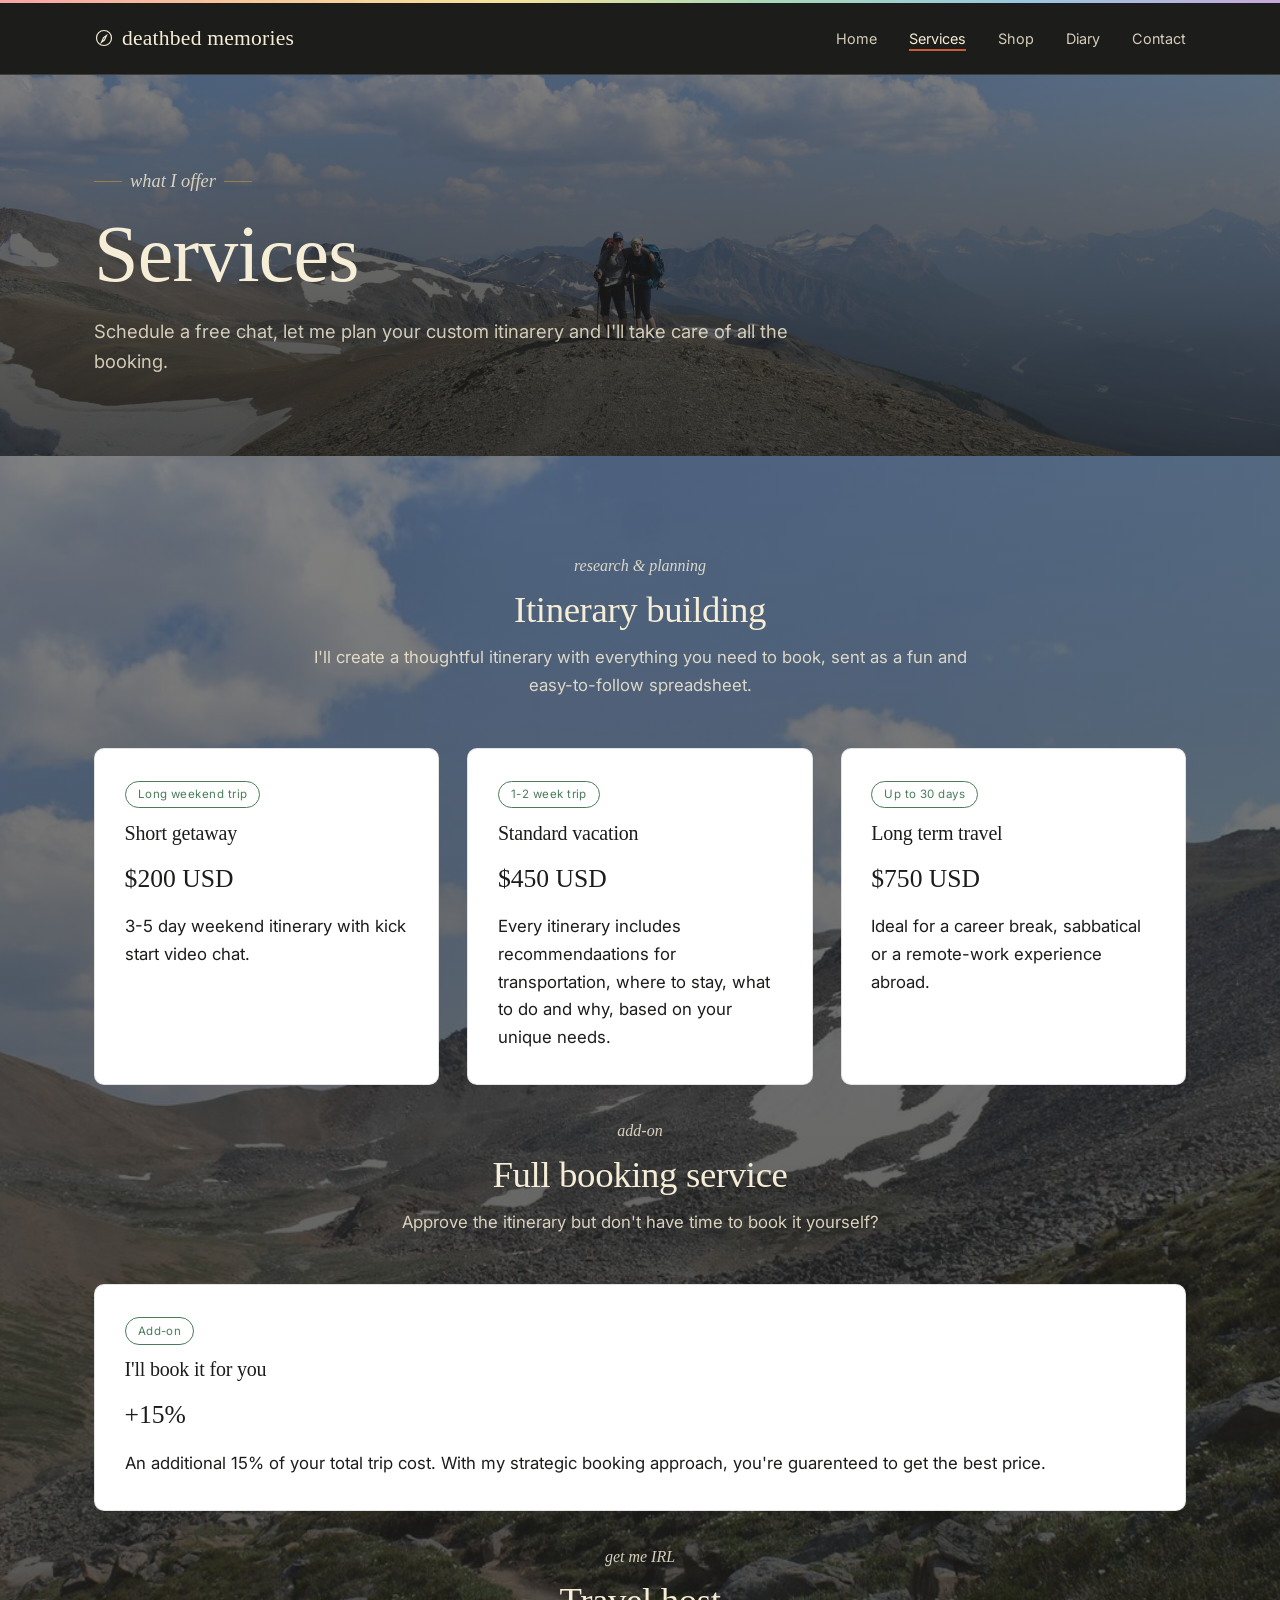
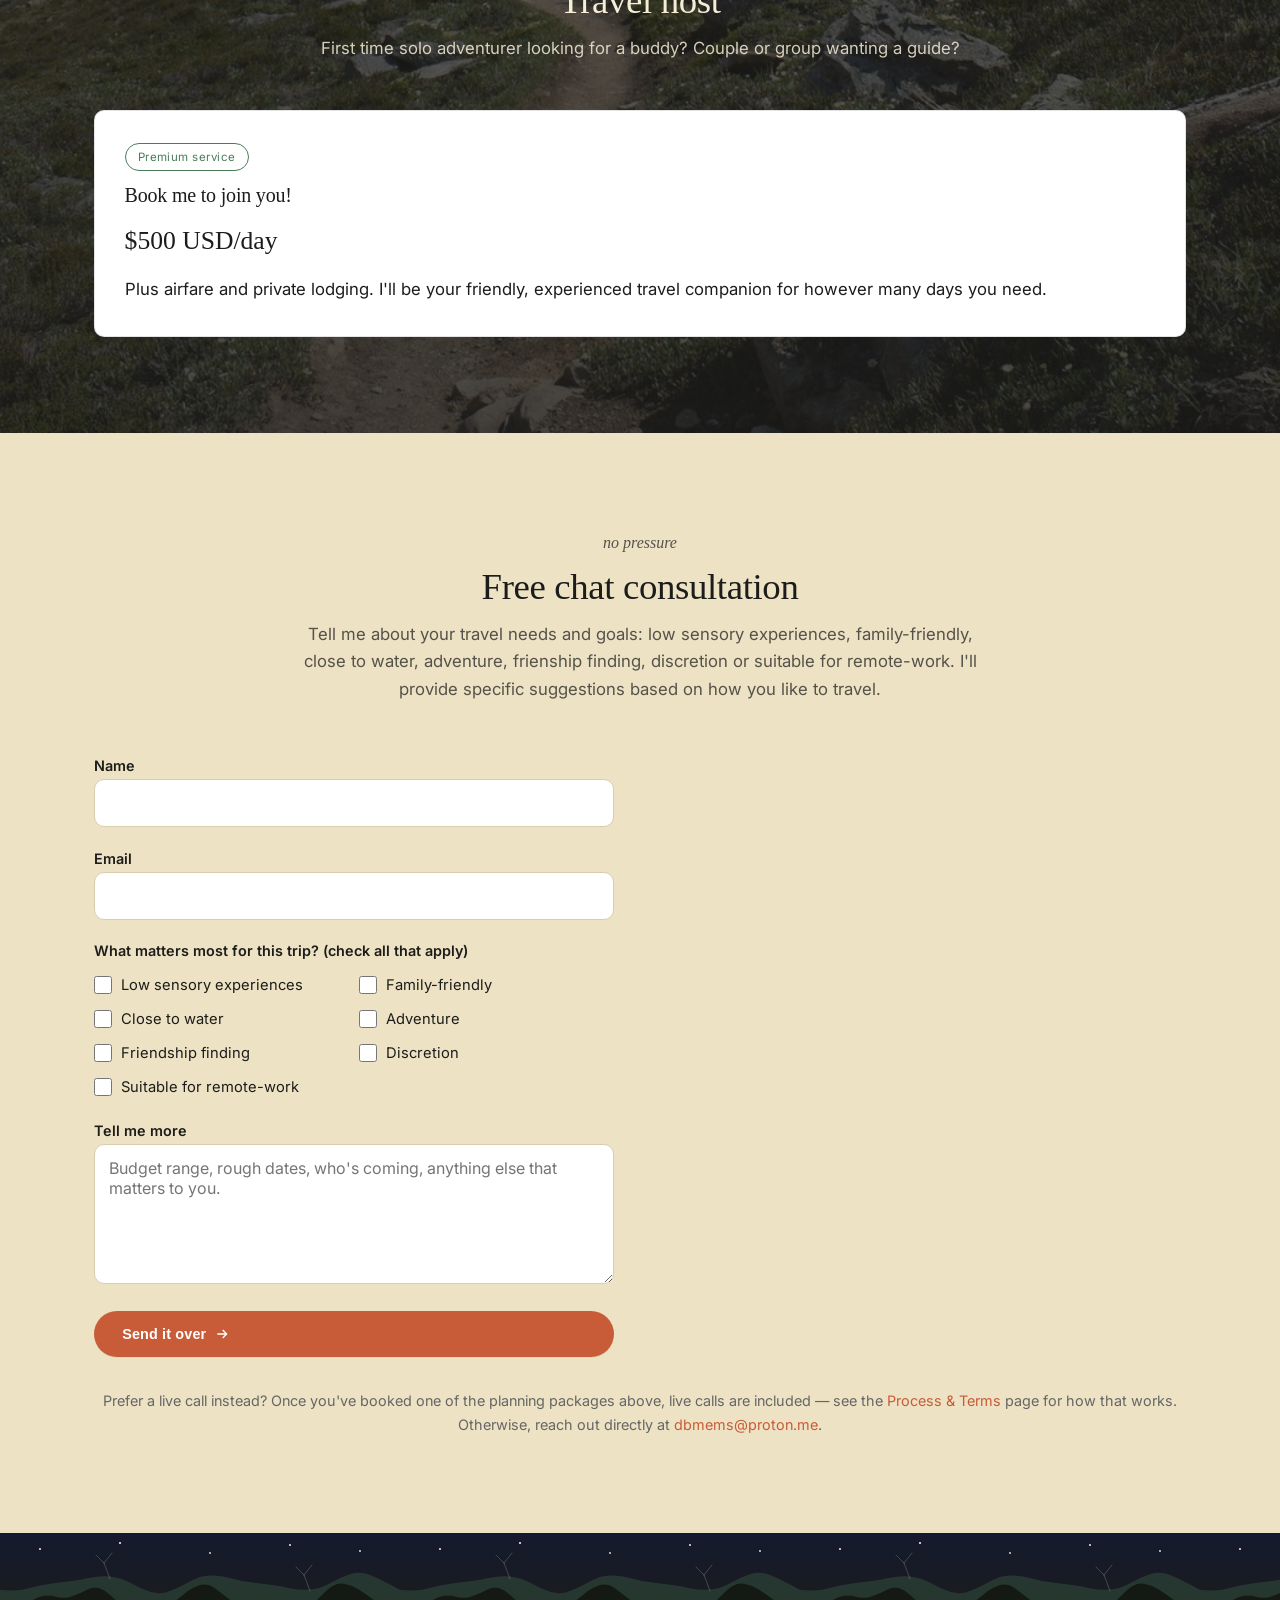
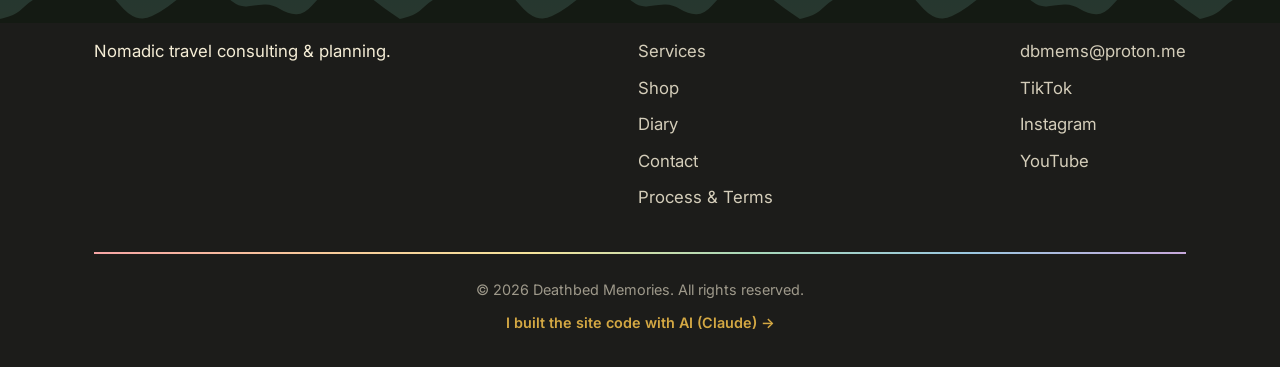
<file: services.html>
<!DOCTYPE html>
<html lang="en">
<head>
  <!-- Google tag (gtag.js) -->
<script async src="https://www.googletagmanager.com/gtag/js?id=G-LZJ85S4954"></script>
<script>
  window.dataLayer = window.dataLayer || [];
  function gtag(){dataLayer.push(arguments);}
  gtag('js', new Date());

  gtag('config', 'G-LZJ85S4954');
</script>
<meta charset="UTF-8">
<meta name="viewport" content="width=device-width, initial-scale=1.0">
<title>Services — Deathbed Memories</title>
<meta name="description" content="Travel consulting and itinerary planning, full booking service and guide or companion services from Deathbed Memories.">
<link rel="preconnect" href="https://fonts.googleapis.com">
<link href="https://fonts.googleapis.com/css2?family=Inter:wght@400;500;600;700&display=swap" rel="stylesheet">
<link rel="stylesheet" href="css/style.css">
</head>
<body>

<header class="site-header">
  <nav class="nav">
    <a class="nav-logo" href="index.html">
      <svg width="20" height="20" viewBox="0 0 24 24" fill="none" stroke="currentColor" stroke-width="1.4"><circle cx="12" cy="12" r="9"/><path d="M15 9l-2.5 5.5L9 17l2.5-5.5L15 9z"/></svg>
      deathbed memories
    </a>
    <button class="nav-toggle" aria-label="Toggle menu">☰</button>
    <ul class="nav-links">
      <li><a href="index.html">Home</a></li>
      <li><a href="services.html" class="active">Services</a></li>
      <li><a href="shop.html">Shop</a></li>
      <li><a href="blog.html">Diary</a></li>
      <li><a href="contact.html">Contact</a></li>
    </ul>
  </nav>
</header>

<section class="hero hero-simple has-bg-photo" style="background-image:url('images/backgrounds/ridge-hikers.jpg')">
  <div class="wrap">
    <p class="hero-tag">what I offer</p>
    <h1>Services</h1>
    <p>Schedule a free chat, let me plan your custom itinarery and I'll take care of all the booking.</p>
  </div>
</section>

<!-- ============================================================
     SERVICE TIERS
     Edit the price, description, or add/remove a whole <div class="card">
     to add or remove a tier. Each price lives in <p class="price">.
     ============================================================ -->
<section class="has-bg-photo" style="background-image:url('images/photography/alpine-valley-trail.jpg')">
  <div class="wrap">
    <div class="section-head reveal">
      <p class="eyebrow">research &amp; planning</p>
      <h2>Itinerary building</h2>
      <p>
        I'll create a thoughtful itinerary with everything you need to
        book, sent as a fun and easy-to-follow spreadsheet.
      </p>
    </div>
    <div class="grid reveal-stagger">
      <div class="card reveal" style="--i:0">
        <span class="tag">Long weekend trip</span>
        <h3>Short getaway</h3>
        <p class="price">$200 USD</p>
        <p>3-5 day weekend itinerary with kick start video chat.</p>
      </div>
      <div class="card reveal" style="--i:1">
        <span class="tag">1-2 week trip</span>
        <h3>Standard vacation</h3>
        <p class="price">$450 USD</p>
        <p>Every itinerary includes recommendaations for transportation,
          where to stay, what to do and why, based on your unique needs.</p>
      </div>
      <div class="card reveal" style="--i:2">
        <span class="tag">Up to 30 days</span>
        <h3>Long term travel</h3>
        <p class="price">$750 USD</p>
        <p>Ideal for a career break, sabbatical or a remote-work experience
          abroad.</p>
      </div>
    </div>

    <div class="section-head mt-2 reveal">
      <p class="eyebrow">add-on</p>
      <h2>Full booking service</h2>
      <p>Approve the itinerary but don't have time to book it yourself?</p>
    </div>
    <div class="grid">
      <div class="card reveal">
        <span class="tag">Add-on</span>
        <h3>I'll book it for you</h3>
        <p class="price">+15%</p>
        <p>An additional 15% of your total trip cost. With my strategic
          booking approach, you're guarenteed to get the best price.</p>
      </div>
    </div>

    <div class="section-head mt-2 reveal">
      <p class="eyebrow">get me IRL</p>
      <h2>Travel host</h2>
      <p>First time solo adventurer looking for a buddy? Couple or group
        wanting a guide?</p>
    </div>
    <div class="grid">
      <div class="card reveal">
        <span class="tag">Premium service</span>
        <h3>Book me to join you!</h3>
        <p class="price">$500 USD/day</p>
        <p>Plus airfare and private lodging. I'll be your friendly,
          experienced travel companion for however many days you need.</p>
      </div>
    </div>
  </div>
</section>

<!-- ============================================================
     FREE CONSULTATION — now an async, email-based chat instead of
     a live call. Fill this out and I'll follow up personally with
     specific suggestions based on what matters to you.

     Live calls (via Calendly) are intentionally NOT offered here —
     those become available once you've booked a paid planning
     package above. See process.html for how that works. If you
     ever want to bring the live-call option back onto this page,
     the Calendly embed snippet is preserved in a comment in
     process.html for easy copy-back.
     ============================================================ -->
<section class="section-alt">
  <div class="wrap">
    <div class="section-head reveal">
      <p class="eyebrow">no pressure</p>
      <h2>Free chat consultation</h2>
      <p>
        Tell me about your travel needs and goals: low sensory experiences,
        family-friendly, close to water, adventure, frienship finding,
        discretion or suitable for remote-work. I'll provide specific
        suggestions based on how you like to travel.
      </p>
    </div>
    <form action="https://formspree.io/f/mgaezpkg" method="POST">
      <input type="hidden" name="_subject" value="Free consultation chat — Deathbed Memories">
      <div>
        <label for="consult-name">Name</label>
        <input type="text" id="consult-name" name="name" required>
      </div>
      <div>
        <label for="consult-email">Email</label>
        <input type="email" id="consult-email" name="email" required>
      </div>
      <div>
        <label>What matters most for this trip? (check all that apply)</label>
        <div class="checkbox-grid">
          <label class="checkbox-item"><input type="checkbox" name="preferences" value="Low sensory experiences"> Low sensory experiences</label>
          <label class="checkbox-item"><input type="checkbox" name="preferences" value="Family-friendly"> Family-friendly</label>
          <label class="checkbox-item"><input type="checkbox" name="preferences" value="Close to water"> Close to water</label>
          <label class="checkbox-item"><input type="checkbox" name="preferences" value="Adventure"> Adventure</label>
          <label class="checkbox-item"><input type="checkbox" name="preferences" value="Friendship finding"> Friendship finding</label>
          <label class="checkbox-item"><input type="checkbox" name="preferences" value="Discretion"> Discretion</label>
          <label class="checkbox-item"><input type="checkbox" name="preferences" value="Suitable for remote-work"> Suitable for remote-work</label>
        </div>
      </div>
      <div>
        <label for="consult-details">Tell me more</label>
        <textarea id="consult-details" name="details" placeholder="Budget range, rough dates, who's coming, anything else that matters to you."></textarea>
      </div>
      <button class="btn btn-primary" type="submit">
        Send it over
        <svg class="arrow" width="16" height="16" viewBox="0 0 24 24" fill="none" stroke="currentColor" stroke-width="2"><path d="M5 12h14M13 6l6 6-6 6"/></svg>
      </button>
    </form>
    <p class="form-note center mt-2">
      Prefer a live call instead? Once you've booked one of the planning
      packages above, live calls are included — see the
      <a href="process.html">Process &amp; Terms</a> page for how that
      works. Otherwise, reach out directly at
      <a href="mailto:dbmems@proton.me">dbmems@proton.me</a>.
    </p>
  </div>
</section>

<footer class="site-footer">
  <div class="wrap">
    <div class="footer-grid">
      <div>
        <h4>deathbed memories</h4>
        <p>Nomadic travel consulting &amp; planning.</p>
      </div>
      <div>
        <h4>Site</h4>
        <ul class="footer-links">
          <li><a href="services.html">Services</a></li>
          <li><a href="shop.html">Shop</a></li>
          <li><a href="blog.html">Diary</a></li>
          <li><a href="contact.html">Contact</a></li>
          <li><a href="process.html">Process &amp; Terms</a></li>
        </ul>
      </div>
      <div>
        <h4>Contact</h4>
        <ul class="footer-links">
          <li><a href="mailto:dbmems@proton.me">dbmems@proton.me</a></li>
          <li><a href="https://www.tiktok.com/@deathbed.memories" target="_blank" rel="noopener">TikTok</a></li>
          <li><a href="https://www.instagram.com/deathbed.memories/" target="_blank" rel="noopener">Instagram</a></li>
          <li><a href="https://www.youtube.com/@deathbed.memoriess" target="_blank" rel="noopener">YouTube</a></li>
        </ul>
      </div>
    </div>
    <div class="footer-bottom">
      <p>&copy; 2026 Deathbed Memories. All rights reserved.</p>
      <p class="footer-free"><a href="contact.html?topic=website">I built the site code with AI (Claude) →</a></p>
    </div>
  </div>
</footer>

<script src="js/main.js"></script>
<script src="js/reveal.js"></script>
</body>
</html>
</file>
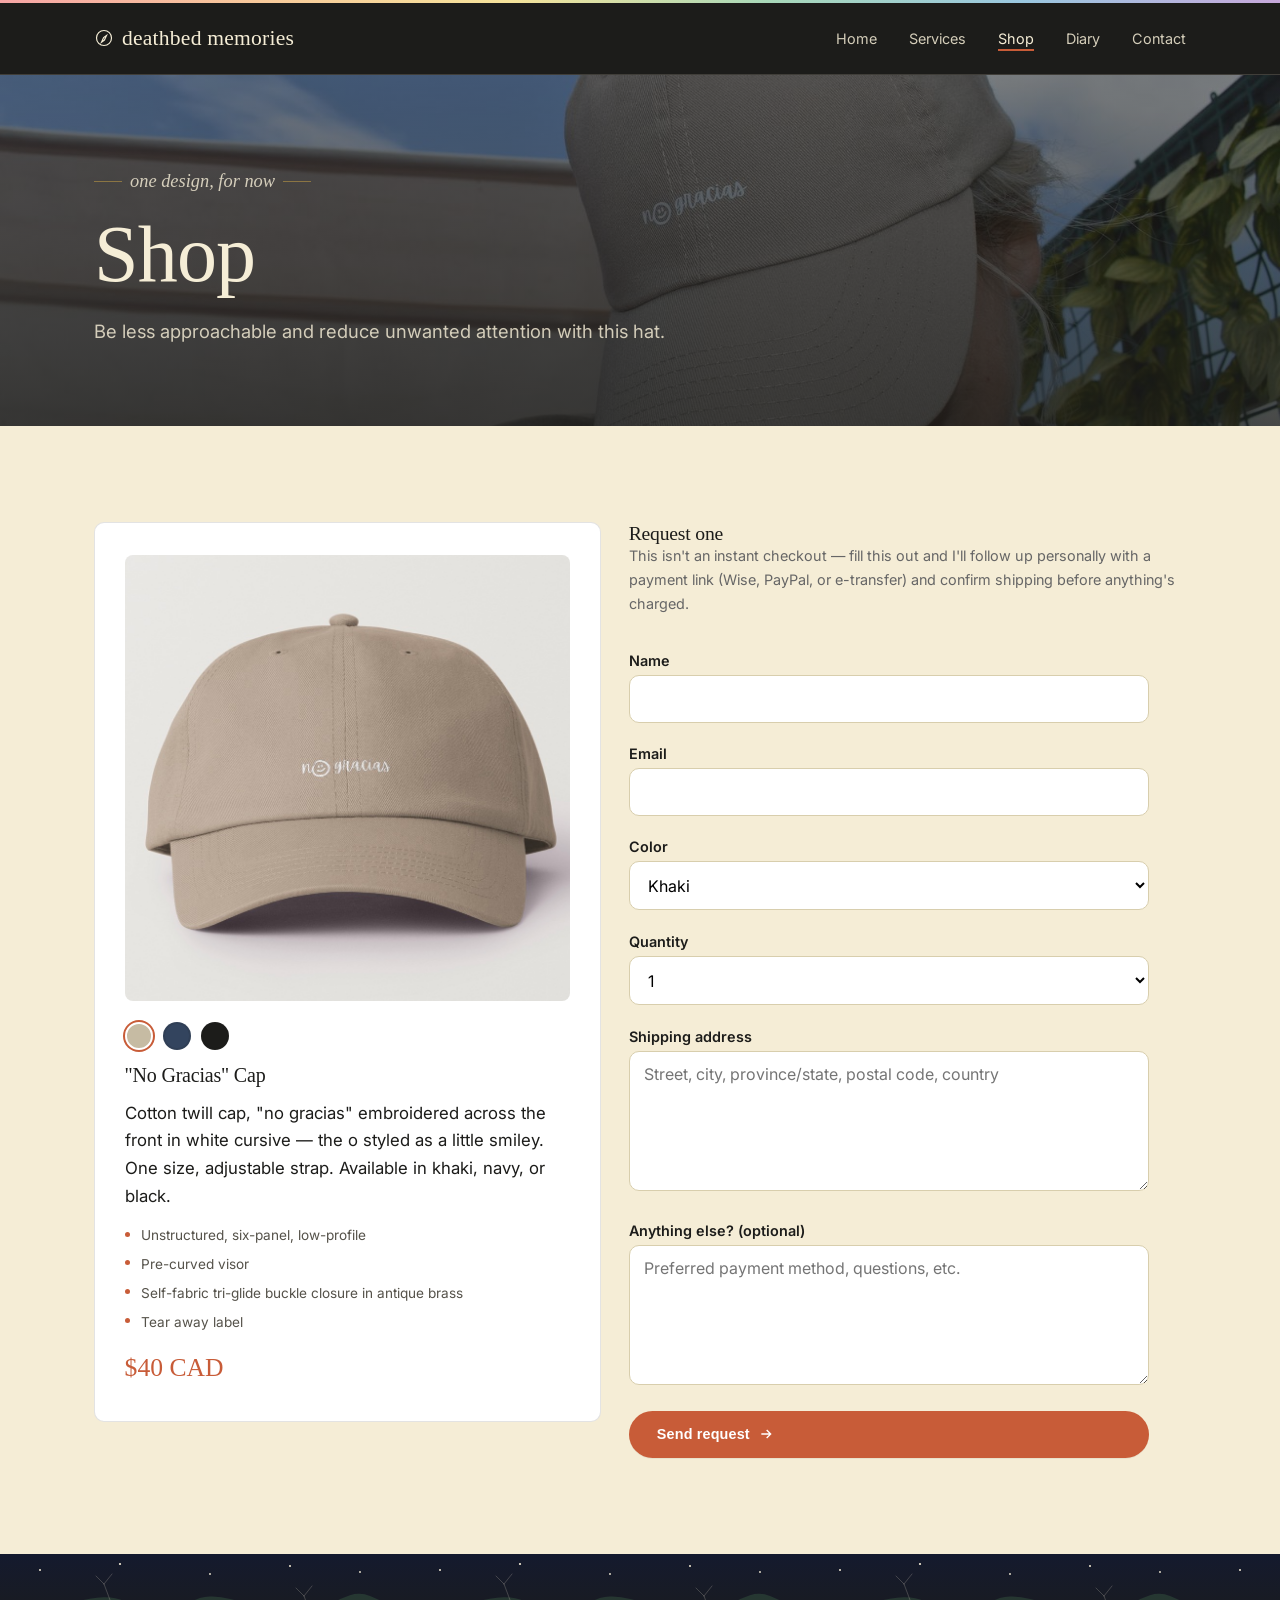
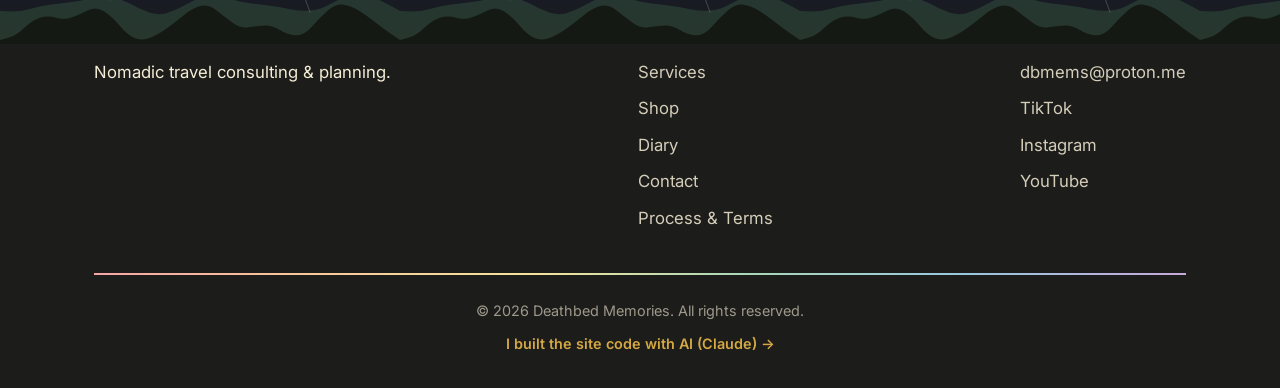
<file: shop.html>
<!DOCTYPE html>
<html lang="en">
<head>
  <!-- Google tag (gtag.js) -->
<script async src="https://www.googletagmanager.com/gtag/js?id=G-LZJ85S4954"></script>
<script>
  window.dataLayer = window.dataLayer || [];
  function gtag(){dataLayer.push(arguments);}
  gtag('js', new Date());

  gtag('config', 'G-LZJ85S4954');
</script>
<meta charset="UTF-8">
<meta name="viewport" content="width=device-width, initial-scale=1.0">
<title>Shop — Deathbed Memories</title>
<meta name="description" content="The 'no gracias' hat from Deathbed Memories.">
<link rel="preconnect" href="https://fonts.googleapis.com">
<link href="https://fonts.googleapis.com/css2?family=Inter:wght@400;500;600;700&family=Dancing+Script:wght@600;700&display=swap" rel="stylesheet">
<link rel="stylesheet" href="css/style.css">
</head>
<body>

<header class="site-header">
  <nav class="nav">
    <a class="nav-logo" href="index.html">
      <svg width="20" height="20" viewBox="0 0 24 24" fill="none" stroke="currentColor" stroke-width="1.4"><circle cx="12" cy="12" r="9"/><path d="M15 9l-2.5 5.5L9 17l2.5-5.5L15 9z"/></svg>
      deathbed memories
    </a>
    <button class="nav-toggle" aria-label="Toggle menu">☰</button>
    <ul class="nav-links">
      <li><a href="index.html">Home</a></li>
      <li><a href="services.html">Services</a></li>
      <li><a href="shop.html" class="active">Shop</a></li>
      <li><a href="blog.html">Diary</a></li>
      <li><a href="contact.html">Contact</a></li>
    </ul>
  </nav>
</header>

<section class="hero hero-simple has-bg-photo" style="background-image:url('images/blog/mexico-balcony-hat.jpg')">
  <div class="wrap">
    <p class="hero-tag">one design, for now</p>
    <h1>Shop</h1>
    <p>Be less approachable and reduce unwanted attention with this hat.</p>
  </div>
</section>

<!-- ============================================================
     PRODUCT — currently a single item, three color options.
     To add a second product later, copy the whole .shop-layout
     block (both the .card and the form) and edit the copy's text,
     price, and form fields.

     COLOR SWATCHES: clicking a swatch swaps the main photo and
     updates the Color dropdown in the form (see js/hat-swatches.js).
     To add a 4th color: add another swatch button, upload its photo
     to images/shop/, and add a matching <option> to the Color
     dropdown below.
     ============================================================ -->
<section>
  <div class="wrap">
    <div class="shop-layout">

      <div class="card reveal">
        <img class="product-image" id="hat-image" src="images/shop/hat-khaki.jpg" alt='Khaki "No Gracias" cap'>
        <div class="hat-swatches" role="group" aria-label="Choose a color">
          <button type="button" class="hat-swatch active" data-color="Khaki" data-image="images/shop/hat-khaki.jpg" style="background:#C6BBA3;" aria-label="Khaki"></button>
          <button type="button" class="hat-swatch" data-color="Navy" data-image="images/shop/hat-navy.jpg" style="background:#33445E;" aria-label="Navy"></button>
          <button type="button" class="hat-swatch" data-color="Black" data-image="images/shop/hat-black.jpg" style="background:#1C1C1A;" aria-label="Black"></button>
        </div>
        <h3>"No Gracias" Cap</h3>
        <p>Cotton twill cap, "no gracias" embroidered across the front in white
          cursive — the o styled as a little smiley. One size, adjustable strap.
          Available in khaki, navy, or black.</p>
        <ul class="hat-specs">
          <li>Unstructured, six-panel, low-profile</li>
          <li>Pre-curved visor</li>
          <li>Self-fabric tri-glide buckle closure in antique brass</li>
          <li>Tear away label</li>
        </ul>
        <p class="price">$40 CAD</p>
      </div>

      <div>
        <h3>Request one</h3>
        <p class="form-note mb-2">
          This isn't an instant checkout — fill this out and I'll follow up
          personally with a payment link (Wise, PayPal, or e-transfer) and
          confirm shipping before anything's charged.
        </p>
        <!-- ============================================================
             PURCHASE REQUEST FORM — uses Formspree, same free setup as
             the contact form.
             ============================================================ -->
        <form action="https://formspree.io/f/mgaezpkg" method="POST">
          <input type="hidden" name="_subject" value="Hat request — No Gracias Cap ($40 CAD)">
          <input type="hidden" name="item" value="No Gracias Cap — $40 CAD">
          <div>
            <label for="shop-name">Name</label>
            <input type="text" id="shop-name" name="name" required>
          </div>
          <div>
            <label for="shop-email">Email</label>
            <input type="email" id="shop-email" name="email" required>
          </div>
          <div>
            <label for="shop-color">Color</label>
            <select id="shop-color" name="color">
              <option>Khaki</option>
              <option>Navy</option>
              <option>Black</option>
            </select>
          </div>
          <div>
            <label for="shop-qty">Quantity</label>
            <select id="shop-qty" name="quantity">
              <option>1</option>
              <option>2</option>
              <option>3</option>
              <option>4+</option>
            </select>
          </div>
          <div>
            <label for="shop-address">Shipping address</label>
            <textarea id="shop-address" name="shipping_address" required placeholder="Street, city, province/state, postal code, country"></textarea>
          </div>
          <div>
            <label for="shop-notes">Anything else? (optional)</label>
            <textarea id="shop-notes" name="notes" placeholder="Preferred payment method, questions, etc."></textarea>
          </div>
          <button class="btn btn-primary" type="submit">
            Send request
            <svg class="arrow" width="16" height="16" viewBox="0 0 24 24" fill="none" stroke="currentColor" stroke-width="2"><path d="M5 12h14M13 6l6 6-6 6"/></svg>
          </button>
        </form>
      </div>

    </div>
  </div>
</section>

<footer class="site-footer">
  <div class="wrap">
    <div class="footer-grid">
      <div>
        <h4>deathbed memories</h4>
        <p>Nomadic travel consulting &amp; planning.</p>
      </div>
      <div>
        <h4>Site</h4>
        <ul class="footer-links">
          <li><a href="services.html">Services</a></li>
          <li><a href="shop.html">Shop</a></li>
          <li><a href="blog.html">Diary</a></li>
          <li><a href="contact.html">Contact</a></li>
          <li><a href="process.html">Process &amp; Terms</a></li>
        </ul>
      </div>
      <div>
        <h4>Contact</h4>
        <ul class="footer-links">
          <li><a href="mailto:dbmems@proton.me">dbmems@proton.me</a></li>
          <li><a href="https://www.tiktok.com/@deathbed.memories" target="_blank" rel="noopener">TikTok</a></li>
          <li><a href="https://www.instagram.com/deathbed.memories/" target="_blank" rel="noopener">Instagram</a></li>
          <li><a href="https://www.youtube.com/@deathbed.memoriess" target="_blank" rel="noopener">YouTube</a></li>
        </ul>
      </div>
    </div>
    <div class="footer-bottom">
      <p>&copy; 2026 Deathbed Memories. All rights reserved.</p>
      <p class="footer-free"><a href="contact.html?topic=website">I built the site code with AI (Claude) →</a></p>
    </div>
  </div>
</footer>

<script src="js/main.js"></script>
<script src="js/reveal.js"></script>
<script src="js/hat-swatches.js"></script>
</body>
</html>
</file>
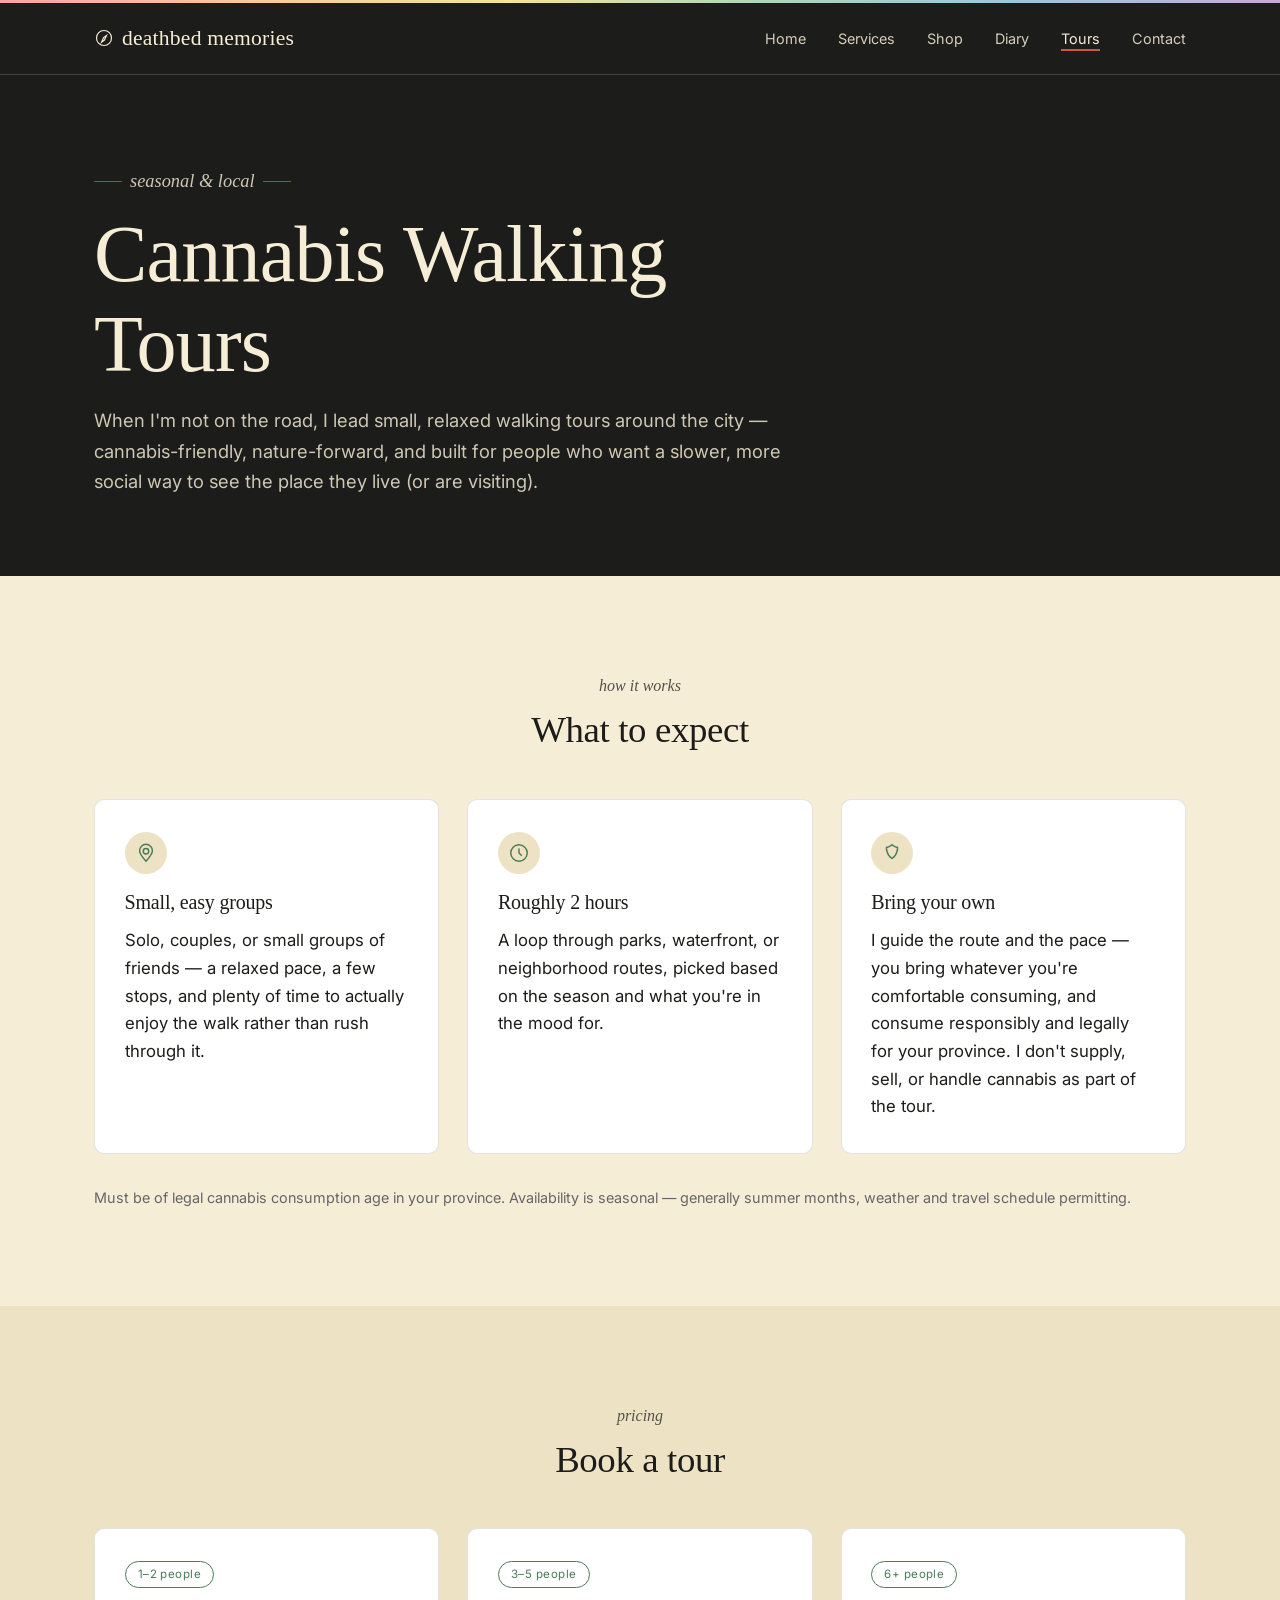
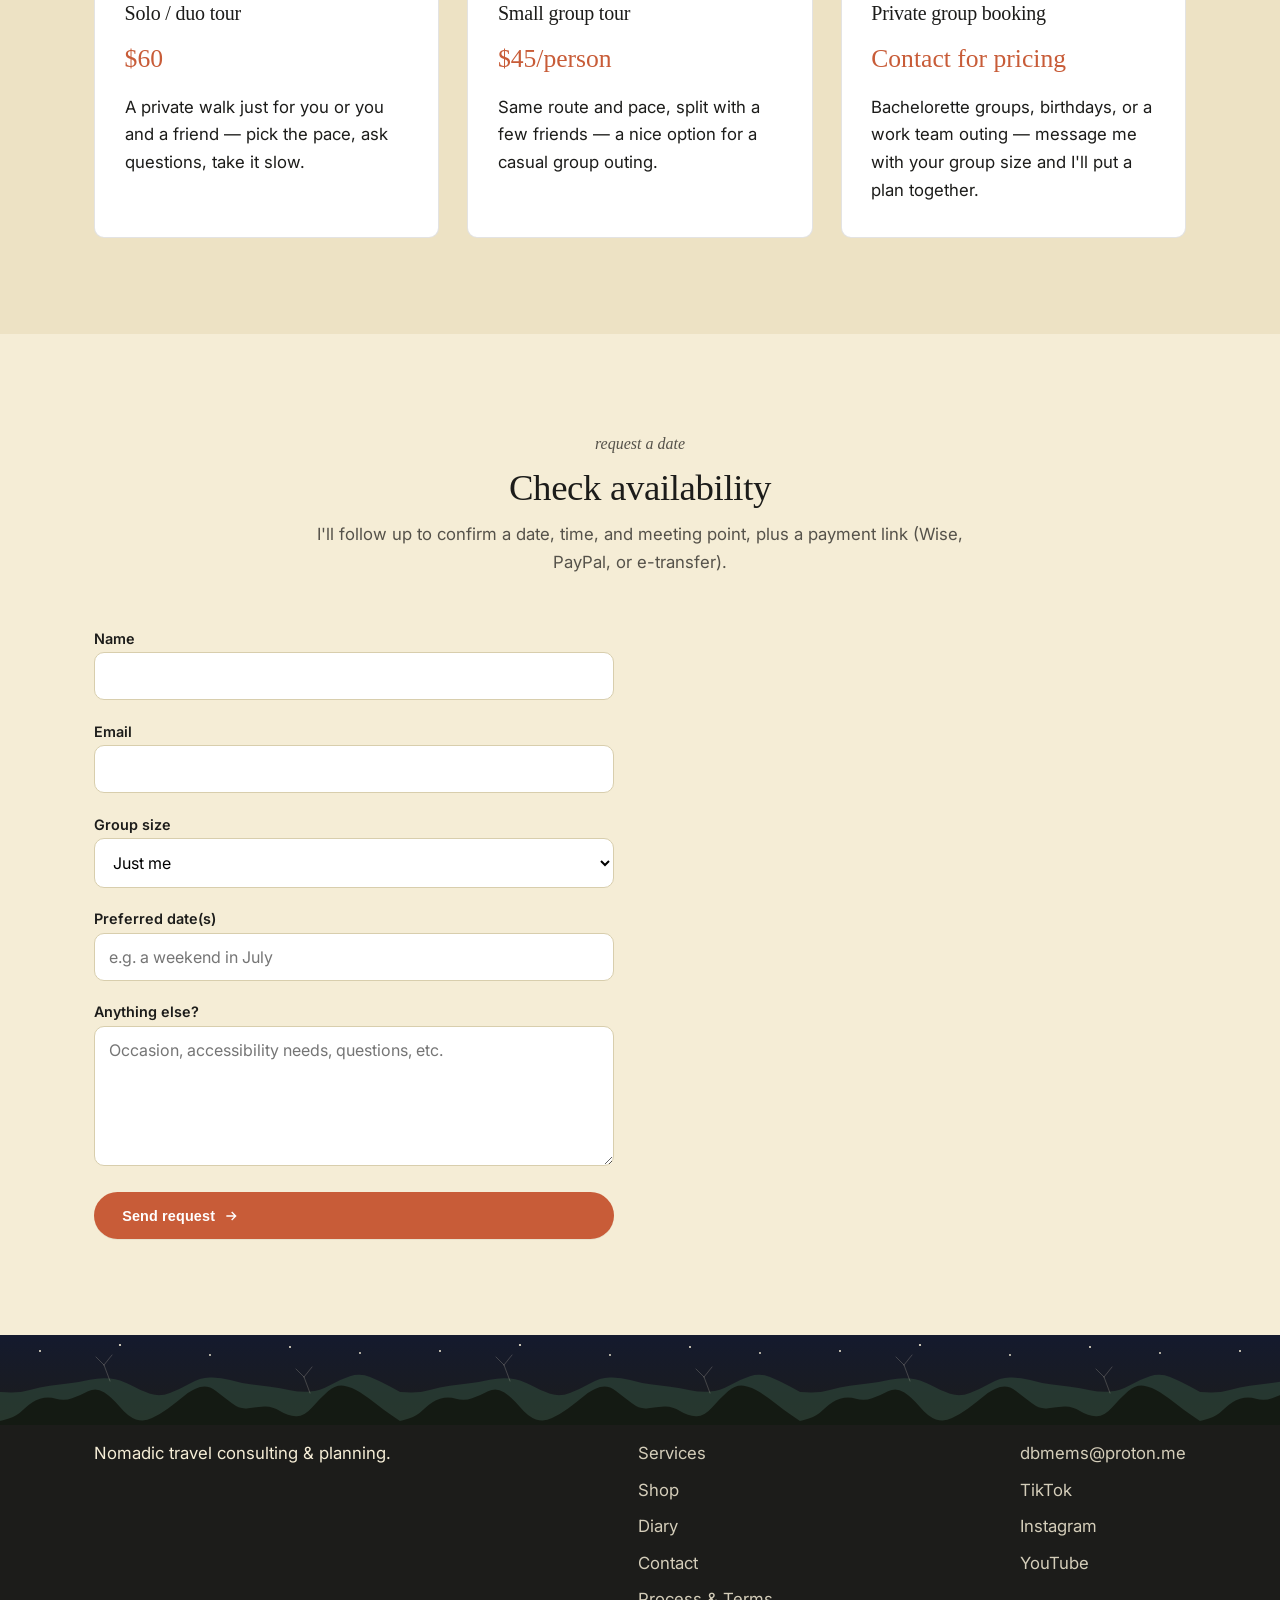
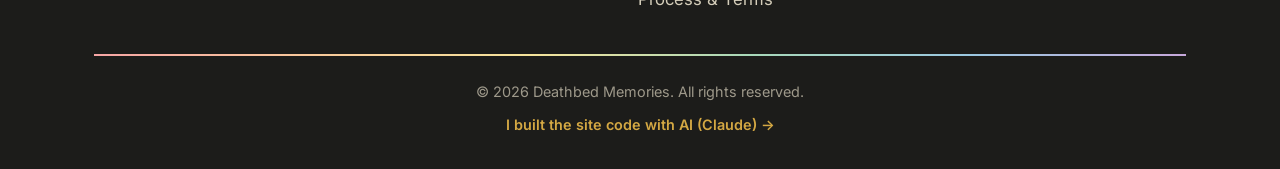
<file: tours.html>
<!DOCTYPE html>
<html lang="en">
<head>
     <!-- Google tag (gtag.js) -->
<script async src="https://www.googletagmanager.com/gtag/js?id=G-LZJ85S4954"></script>
<script>
  window.dataLayer = window.dataLayer || [];
  function gtag(){dataLayer.push(arguments);}
  gtag('js', new Date());

  gtag('config', 'G-LZJ85S4954');
</script>
<meta charset="UTF-8">
<meta name="viewport" content="width=device-width, initial-scale=1.0">
<title>Cannabis Walking Tours — Deathbed Memories</title>
<meta name="description" content="Seasonal cannabis-friendly walking tours in Canada, guided by Manz.">
<link rel="preconnect" href="https://fonts.googleapis.com">
<link href="https://fonts.googleapis.com/css2?family=Inter:wght@400;500;600;700&display=swap" rel="stylesheet">
<link rel="stylesheet" href="css/style.css">
</head>
<body>

<!-- ============================================================
     THIS PAGE IS NOT LINKED FROM YOUR MAIN NAVIGATION YET.
     That means: it's technically reachable if someone knows or
     guesses the exact URL (yoursite.github.io/tours.html), but
     nobody will find it by browsing your site normally — there's
     no button or menu item pointing to it anywhere else.

     TO GO LIVE when tour season starts: add a line like this to the
     <ul class="nav-links"> list in index.html, services.html,
     shop.html, blog.html, and contact.html (and in each page's
     footer <ul class="footer-links"> too):
       <li><a href="tours.html">Tours</a></li>
     That's it — once that link exists somewhere, people can find it.
     To take it offline again for the season, just remove those same
     lines (the page itself doesn't need to be deleted).
     ============================================================ -->

<header class="site-header">
  <nav class="nav">
    <a class="nav-logo" href="index.html">
      <svg width="20" height="20" viewBox="0 0 24 24" fill="none" stroke="currentColor" stroke-width="1.4"><circle cx="12" cy="12" r="9"/><path d="M15 9l-2.5 5.5L9 17l2.5-5.5L15 9z"/></svg>
      deathbed memories
    </a>
    <button class="nav-toggle" aria-label="Toggle menu">☰</button>
    <ul class="nav-links">
      <li><a href="index.html">Home</a></li>
      <li><a href="services.html">Services</a></li>
      <li><a href="shop.html">Shop</a></li>
      <li><a href="blog.html">Diary</a></li>
      <li><a href="tours.html" class="active">Tours</a></li>
      <li><a href="contact.html">Contact</a></li>
    </ul>
  </nav>
</header>

<section class="hero hero-simple">
  <div class="wrap">
    <p class="hero-tag">seasonal &amp; local</p>
    <h1>Cannabis Walking Tours</h1>
    <p>
      When I'm not on the road, I lead small, relaxed walking tours around
      the city — cannabis-friendly, nature-forward, and built for people
      who want a slower, more social way to see the place they live (or
      are visiting).
    </p>
  </div>
</section>

<section>
  <div class="wrap">
    <div class="section-head reveal">
      <p class="eyebrow">how it works</p>
      <h2>What to expect</h2>
    </div>
    <div class="grid reveal-stagger">
      <div class="card reveal" style="--i:0">
        <div class="card-icon"><svg viewBox="0 0 24 24" fill="none" stroke="currentColor" stroke-width="1.6"><circle cx="12" cy="10" r="3"/><path d="M12 21c4-4.5 7-8.2 7-11.5A7 7 0 0 0 5 9.5C5 12.8 8 16.5 12 21z"/></svg></div>
        <h3>Small, easy groups</h3>
        <p>
          Solo, couples, or small groups of friends — a relaxed pace, a
          few stops, and plenty of time to actually enjoy the walk rather
          than rush through it.
        </p>
      </div>
      <div class="card reveal" style="--i:1">
        <div class="card-icon"><svg viewBox="0 0 24 24" fill="none" stroke="currentColor" stroke-width="1.6"><circle cx="12" cy="12" r="9"/><path d="M12 7v5l3 3"/></svg></div>
        <h3>Roughly 2 hours</h3>
        <p>
          A loop through parks, waterfront, or neighborhood routes,
          picked based on the season and what you're in the mood for.
        </p>
      </div>
      <div class="card reveal" style="--i:2">
        <div class="card-icon"><svg viewBox="0 0 24 24" fill="none" stroke="currentColor" stroke-width="1.6"><path d="M12 3c3 2.5 6 3 6 3s.5 8-6 12c-6.5-4-6-12-6-12s3-.5 6-3z"/></svg></div>
        <h3>Bring your own</h3>
        <p>
          I guide the route and the pace — you bring whatever you're
          comfortable consuming, and consume responsibly and legally for
          your province. I don't supply, sell, or handle cannabis as part
          of the tour.
        </p>
      </div>
    </div>
    <p class="form-note mt-2">
      Must be of legal cannabis consumption age in your province.
      Availability is seasonal — generally summer months, weather and
      travel schedule permitting.
    </p>
  </div>
</section>

<!-- ============================================================
     PRICING — edit the tag/title/price/description directly here,
     same pattern as services.html.
     ============================================================ -->
<section class="section-alt">
  <div class="wrap">
    <div class="section-head reveal">
      <p class="eyebrow">pricing</p>
      <h2>Book a tour</h2>
    </div>
    <div class="grid reveal-stagger">
      <div class="card reveal" style="--i:0">
        <span class="tag">1–2 people</span>
        <h3>Solo / duo tour</h3>
        <p class="price">$60</p>
        <p>A private walk just for you or you and a friend — pick the pace,
          ask questions, take it slow.</p>
      </div>
      <div class="card reveal" style="--i:1">
        <span class="tag">3–5 people</span>
        <h3>Small group tour</h3>
        <p class="price">$45/person</p>
        <p>Same route and pace, split with a few friends — a nice option
          for a casual group outing.</p>
      </div>
      <div class="card reveal" style="--i:2">
        <span class="tag">6+ people</span>
        <h3>Private group booking</h3>
        <p class="price">Contact for pricing</p>
        <p>Bachelorette groups, birthdays, or a work team outing — message
          me with your group size and I'll put a plan together.</p>
      </div>
    </div>
  </div>
</section>

<!-- ============================================================
     INQUIRY FORM — same Formspree setup as the rest of the site.
     ============================================================ -->
<section>
  <div class="wrap">
    <div class="section-head reveal">
      <p class="eyebrow">request a date</p>
      <h2>Check availability</h2>
      <p>I'll follow up to confirm a date, time, and meeting point, plus a payment link (Wise, PayPal, or e-transfer).</p>
    </div>
    <form action="https://formspree.io/f/mgaezpkg" method="POST">
      <input type="hidden" name="_subject" value="Cannabis walking tour inquiry">
      <div>
        <label for="tour-name">Name</label>
        <input type="text" id="tour-name" name="name" required>
      </div>
      <div>
        <label for="tour-email">Email</label>
        <input type="email" id="tour-email" name="email" required>
      </div>
      <div>
        <label for="tour-size">Group size</label>
        <select id="tour-size" name="group_size">
          <option>Just me</option>
          <option>2 people</option>
          <option>3–5 people</option>
          <option>6+ people</option>
        </select>
      </div>
      <div>
        <label for="tour-date">Preferred date(s)</label>
        <input type="text" id="tour-date" name="preferred_date" placeholder="e.g. a weekend in July">
      </div>
      <div>
        <label for="tour-message">Anything else?</label>
        <textarea id="tour-message" name="message" placeholder="Occasion, accessibility needs, questions, etc."></textarea>
      </div>
      <button class="btn btn-primary" type="submit">
        Send request
        <svg class="arrow" width="16" height="16" viewBox="0 0 24 24" fill="none" stroke="currentColor" stroke-width="2"><path d="M5 12h14M13 6l6 6-6 6"/></svg>
      </button>
    </form>
  </div>
</section>

<footer class="site-footer">
  <div class="wrap">
    <div class="footer-grid">
      <div>
        <h4>deathbed memories</h4>
        <p>Nomadic travel consulting &amp; planning.</p>
      </div>
      <div>
        <h4>Site</h4>
        <ul class="footer-links">
          <li><a href="services.html">Services</a></li>
          <li><a href="shop.html">Shop</a></li>
          <li><a href="blog.html">Diary</a></li>
          <li><a href="contact.html">Contact</a></li>
          <li><a href="process.html">Process &amp; Terms</a></li>
        </ul>
      </div>
      <div>
        <h4>Contact</h4>
        <ul class="footer-links">
          <li><a href="mailto:dbmems@proton.me">dbmems@proton.me</a></li>
          <li><a href="https://www.tiktok.com/@deathbed.memories" target="_blank" rel="noopener">TikTok</a></li>
          <li><a href="https://www.instagram.com/deathbed.memories/" target="_blank" rel="noopener">Instagram</a></li>
          <li><a href="https://www.youtube.com/@deathbed.memoriess" target="_blank" rel="noopener">YouTube</a></li>
        </ul>
      </div>
    </div>
    <div class="footer-bottom">
      <p>&copy; 2026 Deathbed Memories. All rights reserved.</p>
      <p class="footer-free"><a href="contact.html?topic=website">I built the site code with AI (Claude) →</a></p>
    </div>
  </div>
</footer>

<script src="js/main.js"></script>
<script src="js/reveal.js"></script>
</body>
</html>
</file>
<file: css/style.css>
/* ============================================================
   DEATHBED MEMORIES — GLOBAL STYLESHEET (v2, redesign)
   ============================================================
   HOW TO EDIT THIS FILE:
   - Search this file for the SECTION label you want, e.g. "COLORS"
     or "BUTTONS" (Ctrl/Cmd+F).
   - Colors, fonts and sizes are set ONCE as variables in section 1.
     Change a value there and it updates the whole site.
   - The design concept: a "trail map" motif — thin topographic
     contour lines, ridge-line dividers between sections, and a
     waypoint trail as in-page navigation on the homepage. It's all
     drawn with CSS/SVG, so nothing here depends on photos loading.
   ============================================================ */

/* ---------- 1. COLORS, FONTS & SPACING (edit these first) ---------- */
:root {
  /* Brand colors — from your brand deck. Change a hex code here to
     change that color everywhere on the site. */
  --color-dark:       #1C1C1A;  /* near-black — dark sections, body text */
  --color-cream:      #F5EDD6;  /* main background */
  --color-cream-2:    #EDE2C4;  /* slightly deeper cream, for texture/cards */
  --color-terracotta: #C85C38;  /* primary accent — buttons, links, warmth */
  --color-forest:     #4A7C59;  /* secondary accent — nature, values */
  --color-yellow:     #D4A843;  /* highlight accent, used sparingly */
  --color-white:      #FFFFFF;
  --color-line:       rgba(28,28,26,0.12); /* hairline / contour line color on light bg */
  --color-line-dark:  rgba(245,237,214,0.16); /* contour line color on dark bg */

  /* Fonts — headers stay Georgia (your brand deck spec, loads
     instantly, no download). Body uses "Inter", a free Google Font.
     To swap either, change the variable AND the <link> tag in each
     HTML file's <head>. */
  --font-header: Georgia, 'Times New Roman', serif;
  --font-body: 'Inter', -apple-system, BlinkMacSystemFont, 'Segoe UI', sans-serif;

  /* Font sizes — change these to resize text across the whole site */
  --size-hero:    clamp(2.6rem, 7vw, 5rem);
  --size-h1:      clamp(2rem, 4vw, 2.8rem);
  --size-h2:      clamp(1.6rem, 3.2vw, 2.3rem);
  --size-h3:      1.25rem;
  --size-body:    1.05rem;
  --size-small:   0.9rem;

  /* Spacing + shape */
  --radius: 10px;
  --radius-pill: 999px;
  --max-width: 1140px;
  --gap: 1.75rem;
  --section-padding: 6rem;
  --ease: cubic-bezier(.22,.68,0,1);
}

/* ---------- 2. RESET & BASE ---------- */
* { box-sizing: border-box; margin: 0; padding: 0; }

html { scroll-behavior: smooth; }

@media (prefers-reduced-motion: reduce) {
  html { scroll-behavior: auto; }
  *, *::before, *::after { animation-duration: 0.001ms !important; transition-duration: 0.001ms !important; }
}

body {
  font-family: var(--font-body);
  font-size: var(--size-body);
  color: var(--color-dark);
  background: var(--color-cream);
  line-height: 1.65;
}

img { max-width: 100%; display: block; }

a { color: var(--color-terracotta); text-decoration: none; }
a:hover { text-decoration: underline; }

h1, h2, h3 {
  font-family: var(--font-header);
  line-height: 1.12;
  font-weight: normal;
  letter-spacing: -0.01em;
}

.wrap {
  max-width: var(--max-width);
  margin: 0 auto;
  padding: 0 1.5rem;
}

section { padding: var(--section-padding) 0; position: relative; }

a:focus-visible, button:focus-visible, input:focus-visible, textarea:focus-visible, select:focus-visible {
  outline: 3px solid var(--color-forest);
  outline-offset: 2px;
}

/* ---------- 3. SCROLL-REVEAL (one deliberate motion, not scattered) ---------- */
.reveal {
  opacity: 0;
  transform: translateY(18px);
  transition: opacity 0.7s var(--ease), transform 0.7s var(--ease);
}
.reveal.in-view { opacity: 1; transform: translateY(0); }
.reveal-stagger.in-view > * { transition-delay: calc(var(--i, 0) * 90ms); }

/* ---------- 4. TOPOGRAPHIC TEXTURE (background contour lines) ---------- */
.topo-bg {
  position: absolute;
  inset: 0;
  pointer-events: none;
  opacity: 0.95;
  overflow: hidden;
}
.topo-bg svg { width: 100%; height: 100%; }

/* Ridge-line divider between sections — an SVG silhouette that reads
   as a distant mountain range. Placed at the bottom of a section. */
.ridge-divider {
  display: block;
  width: 100%;
  height: auto;
  line-height: 0;
}
.ridge-divider svg { width: 100%; height: 64px; display: block; }

/* ---------- 5. NAVIGATION ---------- */
.site-header {
  background: var(--color-dark);
  color: var(--color-cream);
  position: sticky;
  top: 0;
  z-index: 50;
  border-bottom: 1px solid var(--color-line-dark);
}
.site-header::before {
  content: '';
  display: block;
  height: 3px;
  width: 100%;
  background: linear-gradient(90deg, #F6A5A5, #F8C99B, #F5E39B, #A8D8B9, #9AC7E0, #C7A8DB);
}

.nav {
  display: flex;
  align-items: center;
  justify-content: space-between;
  padding: 1.1rem 1.5rem;
  max-width: var(--max-width);
  margin: 0 auto;
}

.nav-logo {
  font-family: var(--font-header);
  font-size: 1.35rem;
  color: var(--color-cream);
  letter-spacing: 0.01em;
  display: flex;
  align-items: center;
  gap: 0.5rem;
}
.nav-logo:hover { text-decoration: none; opacity: 0.85; }
.nav-logo svg { flex-shrink: 0; }

.nav-links {
  display: flex;
  align-items: center;
  gap: 2rem;
  list-style: none;
}

.nav-links a {
  color: var(--color-cream);
  font-size: var(--size-small);
  opacity: 0.85;
  position: relative;
  padding-bottom: 4px;
}
.nav-links a:hover { opacity: 1; text-decoration: none; }
.nav-links a.active { opacity: 1; }
.nav-links a.active::after {
  content: '';
  position: absolute;
  left: 0; right: 0; bottom: 0;
  height: 2px;
  background: var(--color-terracotta);
}

.nav-toggle {
  display: none;
  background: none;
  border: none;
  color: var(--color-cream);
  font-size: 1.6rem;
  cursor: pointer;
}

@media (max-width: 780px) {
  .nav-toggle { display: block; }
  .nav-links {
    display: none;
    flex-direction: column;
    align-items: flex-start;
    gap: 1.25rem;
    width: 100%;
    padding: 1.5rem 1.5rem 2rem;
  }
  .nav-links.open { display: flex; }
  .nav { flex-wrap: wrap; }
}

/* ---------- 6. HERO ---------- */
.hero {
  background: var(--color-dark);
  color: var(--color-cream);
  padding: 7rem 0 6rem;
  text-align: center;
  overflow: hidden;
}

.hero-inner { position: relative; z-index: 2; }

.hero h1 {
  font-size: var(--size-hero);
  color: var(--color-cream);
  max-width: 17ch;
  margin: 0 auto 1.4rem;
}

.hero p {
  max-width: 58ch;
  margin: 0 auto 2.25rem;
  font-size: 1.15rem;
  color: var(--color-cream);
  opacity: 0.82;
}

.hero-tag {
  display: inline-flex;
  align-items: center;
  gap: 0.5rem;
  font-family: var(--font-header);
  font-style: italic;
  color: var(--color-yellow);
  margin-bottom: 1.25rem;
  font-size: 1.05rem;
}
.hero-tag::before, .hero-tag::after {
  content: '';
  width: 28px;
  height: 1px;
  background: var(--color-yellow);
  opacity: 0.6;
}

.hero-actions { display: flex; gap: 1rem; justify-content: center; flex-wrap: wrap; }

.hero .ridge-divider { position: absolute; left: 0; right: 0; bottom: -1px; z-index: 1; }

/* Simple hero page variant (for interior pages — no big topo bg) */
.hero-simple { padding: 5.5rem 0 5rem; text-align: left; }
.hero-simple h1 { margin: 0 0 1rem; }
.hero-simple p { margin: 0; max-width: 60ch; }
.hero-simple .hero-tag { margin-bottom: 0.85rem; }

/* ---------- 7. BUTTONS ---------- */
.btn {
  display: inline-flex;
  align-items: center;
  gap: 0.5rem;
  padding: 0.9rem 1.7rem;
  border-radius: var(--radius-pill);
  font-size: var(--size-small);
  font-weight: 600;
  letter-spacing: 0.01em;
  cursor: pointer;
  border: 1.5px solid transparent;
  transition: transform 0.2s var(--ease), background 0.2s var(--ease), box-shadow 0.2s var(--ease);
}
.btn:hover { text-decoration: none; transform: translateY(-2px); }
.btn .arrow { transition: transform 0.2s var(--ease); }
.btn:hover .arrow { transform: translateX(3px); }

.btn-primary {
  background: var(--color-terracotta);
  color: var(--color-white);
  box-shadow: 0 1px 0 rgba(0,0,0,0.05);
}
.btn-primary:hover { background: #b34f2c; box-shadow: 0 8px 20px -8px rgba(200,92,56,0.55); }

.btn-outline {
  background: transparent;
  border-color: currentColor;
  color: var(--color-cream);
}
.btn-outline:hover { background: rgba(245,237,214,0.08); }

.btn-outline-dark {
  background: transparent;
  border-color: var(--color-dark);
  color: var(--color-dark);
}
.btn-outline-dark:hover { background: rgba(28,28,26,0.05); }

.btn-dark {
  background: var(--color-dark);
  color: var(--color-cream);
}

/* ---------- 8. SECTION HEADINGS ---------- */
.section-head {
  text-align: center;
  max-width: 62ch;
  margin: 0 auto 3rem;
}
.eyebrow {
  display: inline-block;
  font-family: var(--font-header);
  font-style: italic;
  color: var(--color-terracotta);
  margin-bottom: 0.6rem;
  font-size: 1rem;
}
.section-head h2 { font-size: var(--size-h2); margin-bottom: 0.85rem; }
.section-head p { color: #55524a; }

.section-alt { background: var(--color-cream-2); }
.section-tint { background: var(--color-cream-2); }

/* ---------- 9. CARD GRIDS ---------- */
.grid {
  display: grid;
  gap: var(--gap);
  grid-template-columns: repeat(auto-fit, minmax(260px, 1fr));
}

.card {
  background: var(--color-white);
  border-radius: var(--radius);
  padding: 2rem 1.85rem;
  border: 1px solid var(--color-line);
  display: flex;
  flex-direction: column;
  gap: 0.85rem;
  transition: transform 0.25s var(--ease), box-shadow 0.25s var(--ease), border-color 0.25s var(--ease);
}
.card:hover {
  transform: translateY(-4px);
  box-shadow: 0 16px 32px -20px rgba(28,28,26,0.25);
  border-color: transparent;
}

.card-icon {
  width: 42px; height: 42px;
  display: flex; align-items: center; justify-content: center;
  border-radius: 50%;
  background: var(--color-cream-2);
  color: var(--color-forest);
  margin-bottom: 0.25rem;
}
.card-icon svg { width: 22px; height: 22px; }

.card h3 { font-size: var(--size-h3); }

.card .price {
  font-family: var(--font-header);
  font-size: 1.6rem;
  color: var(--color-terracotta);
}

.tag {
  display: inline-block;
  font-size: 0.72rem;
  letter-spacing: 0.04em;
  color: var(--color-forest);
  border: 1px solid var(--color-forest);
  border-radius: var(--radius-pill);
  padding: 0.2rem 0.75rem;
  width: fit-content;
}

/* ---------- 10. VALUES LIST ---------- */
.values-list {
  list-style: none;
  display: grid;
  gap: var(--gap);
  grid-template-columns: repeat(auto-fit, minmax(230px, 1fr));
  margin-top: 2.5rem;
}
.values-list li {
  background: var(--color-white);
  border-radius: var(--radius);
  padding: 1.75rem 1.5rem;
  border: 1px solid var(--color-line);
}
.values-list .card-icon { margin-bottom: 0.9rem; }
.values-list strong { display: block; font-family: var(--font-header); font-size: 1.15rem; margin-bottom: 0.35rem; }

.who-block {
  position: relative;
  background: var(--color-forest);
  color: var(--color-cream);
  border-radius: var(--radius);
  padding: 2.25rem 2rem 2rem;
  overflow: hidden;
}
.who-block p { font-size: 1.05rem; line-height: 1.7; max-width: 68ch; position: relative; z-index: 2; }
.who-block strong { font-family: var(--font-header); font-style: italic; font-weight: normal; }
.who-block .pride-squiggle { width: 160px; margin-bottom: 1rem; opacity: 0.9; }
.who-block .pride-squiggle svg { width: 100%; height: 18px; display: block; }
.who-block .who-tree {
  position: absolute;
  right: 1rem; bottom: -0.5rem;
  width: 70px; height: auto;
}
.who-block .who-lead {
  font-family: var(--font-header);
  font-style: italic;
  font-size: 1.2rem;
  margin-bottom: 1.25rem;
  position: relative;
  z-index: 2;
}
.who-block .who-actions {
  display: flex;
  gap: 1rem;
  flex-wrap: wrap;
  position: relative;
  z-index: 2;
}

/* ---------- 11. FORMS ---------- */
form { display: flex; flex-direction: column; gap: 1.1rem; max-width: 520px; }

label { font-size: var(--size-small); font-weight: 600; }

input, textarea, select {
  font-family: var(--font-body);
  font-size: 1rem;
  padding: 0.8rem 0.9rem;
  border: 1.5px solid #d8cead;
  border-radius: var(--radius);
  background: var(--color-white);
  width: 100%;
  transition: border-color 0.2s var(--ease);
}
input:focus, textarea:focus, select:focus { border-color: var(--color-forest); }

textarea { min-height: 140px; resize: vertical; }

.form-note { font-size: var(--size-small); color: #666; }
.form-status { font-size: var(--size-small); font-weight: 600; }
.form-status.success { color: var(--color-forest); }
.form-status.error { color: var(--color-terracotta); }

.inline-form {
  flex-direction: row;
  flex-wrap: wrap;
  gap: 0.75rem;
  max-width: none;
}
.inline-form input { flex: 1; min-width: 220px; }

.checkbox-grid {
  display: grid;
  grid-template-columns: repeat(auto-fit, minmax(200px, 1fr));
  gap: 0.6rem;
  margin-top: 0.5rem;
}
.checkbox-item {
  display: flex;
  align-items: center;
  gap: 0.55rem;
  font-size: 0.92rem;
  font-weight: normal;
  cursor: pointer;
}
.checkbox-item input[type="checkbox"] {
  width: 18px;
  height: 18px;
  flex-shrink: 0;
  accent-color: var(--color-terracotta);
}

/* ---------- 12. BLOG ---------- */
.blog-list { display: flex; flex-direction: column; gap: 1.25rem; }

.blog-item {
  background: var(--color-white);
  border-radius: var(--radius);
  padding: 1.85rem 2rem;
  border: 1px solid var(--color-line);
  cursor: pointer;
  transition: border-color 0.2s var(--ease);
}
.blog-item:hover { border-color: var(--color-terracotta); }
.blog-item h3 { font-size: 1.3rem; margin-bottom: 0.3rem; }
.blog-meta { font-size: var(--size-small); color: #777; margin-bottom: 0.75rem; }
.blog-body { margin-top: 1rem; display: none; }
.blog-body.open { display: block; }
.blog-body img { border-radius: var(--radius); margin: 1rem 0; }
.blog-body p { margin-bottom: 1rem; }
/* ---------- DIARY SECTIONS (inside a blog post's content) ----------
   Use <div class="diary-block">...</div> inside a post's "content"
   field in data/posts.json to make a feelings-based section stand out
   from the rest of the post, with its own background. */
.diary-block {
  background: var(--color-forest);
  color: var(--color-cream);
  border-radius: var(--radius);
  padding: 2rem;
  margin: 2rem 0;
}
.diary-block h3 {
  font-family: var(--font-header);
  font-style: italic;
  font-weight: normal;
  color: var(--color-yellow);
  font-size: 1.3rem;
  margin-bottom: 1rem;
}
.diary-block h4 {
  font-family: var(--font-header);
  font-style: italic;
  font-weight: normal;
  color: var(--color-yellow);
  font-size: 1.05rem;
  margin: 1.5rem 0 0.75rem;
}
.diary-block p { color: var(--color-cream); opacity: 0.92; margin-bottom: 1rem; }

.mood-prompt {
  background: rgba(245,237,214,0.1);
  border: 1px solid rgba(245,237,214,0.3);
  border-radius: var(--radius);
  padding: 1.25rem;
  margin-bottom: 1.5rem;
  text-align: center;
}
.mood-prompt p {
  font-family: var(--font-header);
  font-style: italic;
  margin-bottom: 0.85rem;
  opacity: 1;
}
.mood-options { display: flex; gap: 0.5rem; justify-content: center; flex-wrap: wrap; }
.mood-btn {
  background: none;
  border: 1px solid rgba(245,237,214,0.4);
  border-radius: 999px;
  padding: 0.5rem 0.9rem;
  font-size: 1.3rem;
  cursor: pointer;
  transition: transform 0.15s var(--ease), background 0.15s var(--ease);
}
.mood-btn:hover { background: rgba(245,237,214,0.15); }
.mood-btn.selected { background: rgba(245,237,214,0.25); transform: scale(1.12); border-color: var(--color-yellow); }

.journal-table {
  width: 100%;
  border-collapse: collapse;
  margin-top: 0.5rem;
}
.journal-table td {
  border: 1px solid rgba(245,237,214,0.25);
  padding: 0.85rem;
  min-height: 2.5rem;
  font-style: italic;
  opacity: 0.8;
}


/* ---------- 13. SOCIAL / RECENT CONTENT ---------- */
.social-card {
  background: var(--color-white);
  border-radius: var(--radius);
  overflow: hidden;
  border: 1px solid var(--color-line);
  display: flex;
  flex-direction: column;
  transition: transform 0.25s var(--ease), box-shadow 0.25s var(--ease);
}
.social-card:hover { transform: translateY(-4px); box-shadow: 0 16px 32px -20px rgba(28,28,26,0.25); }
.social-card .platform-label {
  padding: 0.85rem 1.1rem;
  font-size: var(--size-small);
  font-weight: 600;
  background: var(--color-dark);
  color: var(--color-cream);
  display: flex;
  align-items: center;
  justify-content: space-between;
}
.social-card .embed-wrap { padding: 0; }
.social-card .link-card {
  padding: 2.75rem 1.5rem;
  text-align: center;
}

/* ---------- 14. SHOP ---------- */
.product-image {
  width: 100%;
  aspect-ratio: 1 / 1;
  object-fit: cover;
  border-radius: calc(var(--radius) - 2px);
  background: var(--color-cream-2);
}
.hat-swatches {
  display: flex;
  gap: 0.65rem;
  margin-top: 0.5rem;
}
.hat-swatch {
  width: 28px;
  height: 28px;
  border-radius: 50%;
  border: 2px solid var(--color-line);
  padding: 0;
  cursor: pointer;
  transition: transform 0.15s var(--ease), box-shadow 0.15s var(--ease);
}
.hat-swatch:hover { transform: scale(1.1); }
.hat-swatch.active {
  border-color: var(--color-white);
  box-shadow: 0 0 0 2px var(--color-terracotta);
}
.hat-specs {
  list-style: none;
  display: flex;
  flex-direction: column;
  gap: 0.4rem;
  font-size: 0.85rem;
  color: #55524a;
}
.hat-specs li {
  padding-left: 1rem;
  position: relative;
}
.hat-specs li::before {
  content: '';
  position: absolute;
  left: 0; top: 0.55em;
  width: 5px; height: 5px;
  border-radius: 50%;
  background: var(--color-terracotta);
}
.shop-layout {
  display: grid;
  gap: var(--gap);
  grid-template-columns: 1fr 1.1fr;
  align-items: start;
}
.contact-layout {
  display: grid;
  gap: var(--gap);
  grid-template-columns: 1.3fr 1fr;
  align-items: start;
}
@media (max-width: 780px) {
  .shop-layout, .contact-layout { grid-template-columns: 1fr; }
}

/* ---------- 15. TRAIL NAV (homepage in-page navigation) ---------- */
.trail-nav {
  position: sticky;
  top: 5.5rem;
  z-index: 30;
  background: var(--color-white);
  border-bottom: 1px solid var(--color-line);
}
.trail-nav .wrap {
  display: flex;
  align-items: center;
  gap: 0.5rem;
  overflow-x: auto;
  padding-top: 0.9rem;
  padding-bottom: 0.9rem;
  scrollbar-width: thin;
}
.trail-stop {
  display: flex;
  align-items: center;
  gap: 0.5rem;
  white-space: nowrap;
  padding: 0.5rem 1rem;
  border-radius: var(--radius-pill);
  font-size: var(--size-small);
  font-weight: 600;
  color: var(--color-dark);
  border: 1px solid var(--color-line);
  transition: background 0.2s var(--ease), border-color 0.2s var(--ease), color 0.2s var(--ease);
}
.trail-stop:hover, .trail-stop:focus-visible { text-decoration: none; border-color: var(--color-terracotta); color: var(--color-terracotta); }
.trail-stop .num {
  display: flex; align-items: center; justify-content: center;
  width: 20px; height: 20px;
  border-radius: 50%;
  background: var(--color-cream-2);
  font-size: 0.7rem;
}
.trail-connector { color: var(--color-line); font-size: 0.9rem; }
.trail-stop.is-active { border-color: var(--color-terracotta); color: var(--color-terracotta); background: var(--color-cream-2); }
.trail-stop.is-active .num { background: var(--color-terracotta); color: var(--color-white); }

/* ---------- 16. FOOTER ---------- */
.site-footer {
  background: var(--color-dark);
  color: var(--color-cream);
  padding: 4rem 0 2rem;
  position: relative;
  overflow: hidden;
}
.site-footer::before {
  content: '';
  position: absolute;
  top: 0; left: 0; right: 0;
  height: 90px;
  background-image: url("data:image/svg+xml,%3Csvg%20xmlns='http://www.w3.org/2000/svg'%20width='400'%20height='90'%20viewBox='0%200%20400%2090'%3E%3Cdefs%3E%3ClinearGradient%20id='sg'%20x1='0'%20y1='0'%20x2='0'%20y2='1'%3E%3Cstop%20offset='0%'%20stop-color='%23141a2e'/%3E%3Cstop%20offset='100%'%20stop-color='%231C1C1A'/%3E%3C/linearGradient%3E%3C/defs%3E%3Crect%20width='400'%20height='90'%20fill='url(%23sg)'/%3E%3Cg%20fill='%23F5EDD6'%3E%3Ccircle%20cx='40'%20cy='16'%20r='1'/%3E%3Ccircle%20cx='120'%20cy='10'%20r='1.1'/%3E%3Ccircle%20cx='210'%20cy='20'%20r='0.9'/%3E%3Ccircle%20cx='290'%20cy='12'%20r='1'/%3E%3Ccircle%20cx='360'%20cy='18'%20r='0.9'/%3E%3C/g%3E%3Cpath%20d='M0,57.1%20Q0,57.1%2010,57.4%20Q20,57.7%2030,54.9%20Q40,52.0%2050,50.7%20Q60,49.4%2070,48.3%20Q80,47.1%2090,44.8%20Q100,42.5%20110,43.4%20Q120,44.2%20130,49.8%20Q140,55.4%20150,58.7%20Q160,62.0%20170,58.0%20Q180,54.0%20190,48.4%20Q200,42.9%20210,42.6%20Q220,42.3%20230,45.1%20Q240,48.0%20250,49.3%20Q260,50.6%20270,51.7%20Q280,52.9%20290,55.2%20Q300,57.5%20310,56.6%20Q320,55.8%20330,50.2%20Q340,44.6%20350,41.3%20Q360,38.0%20370,42.0%20Q380,46.0%20390,51.6%20L400,57.1%20L400,90%20L0,90%20Z'%20fill='%232f4a3a'%20opacity='0.6'/%3E%3Cpath%20d='M0,86.0%20Q0,86.0%208,83.8%20Q16,81.7%2024,73.9%20Q32,66.1%2040,63.7%20Q48,61.3%2056,63.7%20Q64,66.1%2072,63.3%20Q80,60.6%2088,56.3%20Q96,52.1%20104,57.2%20Q112,62.3%20120,72.0%20Q128,81.7%20136,84.4%20Q144,87.1%20152,83.1%20Q160,79.1%20168,73.4%20Q176,67.6%20184,61.0%20Q192,54.4%20200,52.1%20Q208,49.7%20216,55.9%20Q224,62.1%20232,68.3%20Q240,74.5%20248,73.3%20Q256,72.1%20264,71.5%20Q272,70.9%20280,76.0%20Q288,81.0%20296,81.2%20Q304,81.5%20312,72.4%20Q320,63.4%20328,56.3%20Q336,49.3%20344,50.7%20Q352,52.0%20360,57.2%20Q368,62.4%20376,68.7%20Q384,75.1%20392,80.6%20L400,86.0%20L400,90%20L0,90%20Z'%20fill='%23141a13'/%3E%3Cg%20stroke='rgba(245,237,214,0.2)'%20stroke-width='1'%20fill='none'%20stroke-linecap='round'%3E%3Cpath%20d='M110,46%20L104,30%20M104,30%20L96,22%20M104,30%20L112,20'/%3E%3Cpath%20d='M310,58%20L304,42%20M304,42%20L296,34%20M304,42%20L312,32'/%3E%3C/g%3E%3C/svg%3E");
  background-repeat: repeat-x;
  background-position: top left;
  background-size: 400px 90px;
}
.footer-grid {
  display: flex;
  flex-wrap: wrap;
  justify-content: space-between;
  gap: 2.5rem;
  margin-bottom: 2.5rem;
}
.footer-grid h4 {
  font-family: var(--font-header);
  margin-bottom: 0.85rem;
  color: var(--color-yellow);
}
.footer-links { list-style: none; display: flex; flex-direction: column; gap: 0.55rem; }
.footer-links a { color: var(--color-cream); opacity: 0.85; }
.footer-bottom {
  border-top: 2px solid transparent;
  border-image: linear-gradient(90deg, #F6A5A5, #F8C99B, #F5E39B, #A8D8B9, #9AC7E0, #C7A8DB) 1;
  padding-top: 1.5rem;
  font-size: var(--size-small);
  text-align: center;
}
.footer-bottom p { margin: 0; color: rgba(245,237,214,0.6); }
.footer-free {
  margin-top: 0.6rem !important;
  color: var(--color-cream) !important;
}
.footer-free a {
  color: var(--color-yellow);
  font-weight: 600;
}

/* ---------- 17. UTILITIES ---------- */
.center { text-align: center; }
.mt-2 { margin-top: 2rem; }
.mb-2 { margin-bottom: 2rem; }
.sr-only {
  position: absolute; width: 1px; height: 1px;
  padding: 0; margin: -1px; overflow: hidden;
  clip: rect(0,0,0,0); white-space: nowrap; border: 0;
}

/* ---------- 18. BACKGROUND PHOTOS (optional, any section) ----------
   Add class="has-bg-photo" plus an inline style with the image, e.g.:
   <section class="hero hero-simple has-bg-photo" style="background-image:url('images/backgrounds/services-hero.jpg')">
   A dark gradient overlay is added automatically so text stays
   readable over any photo — you don't need to darken the photo
   yourself. See css-editor.html's "Background Photos" section for a
   tool that writes this snippet for you. */
.has-bg-photo {
  position: relative;
  background-size: cover;
  background-position: center;
  z-index: 0;
}
.has-bg-photo::before {
  content: '';
  position: absolute;
  inset: 0;
  background: linear-gradient(180deg, rgba(28,28,26,0.55), rgba(28,28,26,0.8));
  z-index: 0;
}
.has-bg-photo > .wrap,
.has-bg-photo .hero-inner {
  position: relative;
  z-index: 1;
}
.has-bg-photo h1, .has-bg-photo h2, .has-bg-photo h3,
.has-bg-photo p, .has-bg-photo .eyebrow, .has-bg-photo .hero-tag {
  color: var(--color-cream);
}
.has-bg-photo .section-head p { color: var(--color-cream); opacity: 0.85; }
/* But NOT the text inside opaque white cards sitting on top of the
   photo — those should stay exactly as they normally look, since
   there's no photo directly behind them, just a white card. */
.has-bg-photo .card h3,
.has-bg-photo .card p,
.has-bg-photo .values-list strong,
.has-bg-photo .values-list li,
.has-bg-photo .social-card .link-card p {
  color: var(--color-dark);
}
.hero-simple .wrap { position: relative; z-index: 2; }
/* ---------- ABOUT PAGE — editorial layout, distinct from the rest of the site ---------- */
.hero-editorial {
  background: var(--color-dark);
  color: var(--color-cream);
  padding: 6rem 0 5rem;
  text-align: center;
}
.hero-editorial .wrap { max-width: 760px; }
.hero-editorial .eyebrow {
  color: var(--color-yellow);
  font-family: var(--font-header);
  font-style: italic;
  margin-bottom: 1.5rem;
  display: block;
}
.hero-editorial .statement {
  font-family: var(--font-header);
  font-size: clamp(1.7rem, 4vw, 2.6rem);
  line-height: 1.35;
}
.hero-editorial .statement em {
  color: var(--color-yellow);
  font-style: italic;
}
.hero-editorial p.sub {
  margin-top: 1.5rem;
  opacity: 0.8;
  font-size: 1.05rem;
}

/* "How to work with me" manual box */
.manual-box {
  background: var(--color-forest);
  color: var(--color-cream);
  border-radius: var(--radius);
  padding: 2.5rem;
}
.manual-box > .section-head p,
.manual-box > .section-head h2,
.manual-box > .section-head .eyebrow { color: var(--color-cream); }
.manual-box > .section-head .eyebrow { color: var(--color-yellow); }
.manual-grid {
  display: grid;
  grid-template-columns: repeat(auto-fit, minmax(240px, 1fr));
  gap: 2rem;
  margin-top: 1rem;
}
.manual-grid h4 {
  font-family: var(--font-header);
  font-style: italic;
  font-weight: normal;
  color: var(--color-yellow);
  margin-bottom: 0.5rem;
  font-size: 1.05rem;
}
.manual-grid p { opacity: 0.92; margin: 0; }

/* Vertical timeline for experience — deliberately different from the
   card-grid pattern used everywhere else on the site */
.timeline { position: relative; margin: 2rem 0 0; padding-left: 2.25rem; }
.timeline::before {
  content: '';
  position: absolute;
  left: 0.4rem; top: 0.3rem; bottom: 0.3rem;
  width: 2px;
  background: var(--color-line);
}
.timeline-item { position: relative; margin-bottom: 2.5rem; }
.timeline-item:last-child { margin-bottom: 0; }
.timeline-item::before {
  content: '';
  position: absolute;
  left: -2.25rem; top: 0.35rem;
  width: 13px; height: 13px;
  border-radius: 50%;
  background: var(--color-terracotta);
  border: 3px solid var(--color-cream);
}
.timeline-item .role {
  font-family: var(--font-header);
  font-size: 1.2rem;
  margin-bottom: 0.15rem;
}
.timeline-item .dates {
  font-size: 0.82rem;
  color: #888;
  margin-bottom: 0.6rem;
  text-transform: uppercase;
  letter-spacing: 0.03em;
}
.timeline-item p { color: #55524a; margin: 0; }

/* Achievements stat strip */
.stat-strip {
  display: flex;
  flex-wrap: wrap;
  gap: 2.5rem;
  justify-content: center;
  text-align: center;
  margin-top: 1rem;
}
.stat-strip .stat { max-width: 160px; }
.stat-strip .stat-num {
  font-family: var(--font-header);
  font-size: 2.6rem;
  color: var(--color-terracotta);
  display: block;
}
.stat-strip .stat-label { font-size: 0.85rem; color: #666; }
/* ---------- JOURNAL PHOTO GALLERY (inside a diary-block) ---------- */
.journal-gallery {
  display: grid;
  grid-template-columns: repeat(2, 1fr);
  gap: 1.25rem;
  margin-top: 1rem;
}
.journal-gallery figure { margin: 0; }
.journal-gallery img {
  width: 100%;
  display: block;
  border-radius: 3px;
  border: 7px solid var(--color-cream);
  box-shadow: 0 6px 16px rgba(0,0,0,0.3);
}
.journal-gallery figcaption {
  font-family: var(--font-header);
  font-style: italic;
  font-size: 0.82rem;
  opacity: 0.8;
  text-align: center;
  margin-top: 0.5rem;
}
@media (max-width: 560px) {
  .journal-gallery { grid-template-columns: 1fr; }
}

/* ---------- JOY/PAIN REFLECTION GRID (inside a diary-block) ---------- */
.diary-block .joy-pain-grid {
  display: grid;
  grid-template-columns: 1fr 1fr;
  gap: 1.5rem;
  margin-top: 1rem;
}
.diary-block .joy-pain-grid ul { padding-left: 1.1rem; margin: 0; }
.diary-block .joy-pain-grid li { margin-bottom: 0.5rem; opacity: 0.92; }
@media (max-width: 560px) {
  .diary-block .joy-pain-grid { grid-template-columns: 1fr; }
}

/* ---------- ACCOMMODATION REVIEW GRID ---------- */
.review-grid {
  display: grid;
  grid-template-columns: repeat(2, 1fr);
  gap: 1rem;
  margin: 1rem 0 1.5rem;
}
.review-grid .review-item {
  background: var(--color-cream-2);
  border-radius: var(--radius);
  padding: 1rem 1.25rem;
}
.review-grid .review-item h5 {
  font-family: var(--font-header);
  font-style: italic;
  font-size: 0.95rem;
  margin-bottom: 0.3rem;
  color: var(--color-forest);
}
.review-grid .review-item p { font-size: 0.88rem; color: #55524a; margin: 0; }
@media (max-width: 560px) {
  .review-grid { grid-template-columns: 1fr; }
}

/* ---------- BLOG LIST — thumbnail + text side by side ---------- */
.blog-item { display: flex; gap: 1.25rem; align-items: flex-start; }
.blog-item .blog-thumb {
  width: 110px;
  height: 110px;
  object-fit: cover;
  border-radius: var(--radius);
  flex-shrink: 0;
}
.blog-item .blog-main { flex: 1; min-width: 0; }
@media (max-width: 560px) {
  .blog-item { flex-direction: column; }
  .blog-item .blog-thumb { width: 100%; height: 160px; }
}

/* ---------- COMMENTS (Giscus) ---------- */
.comments-wrap {
  margin-top: 2.5rem;
  padding-top: 2rem;
  border-top: 1px solid var(--color-line);
}
/* ---------- BLOG CARD — subtitle line (replaces old excerpt) ---------- */
.blog-item .blog-subtitle {
  font-family: var(--font-header);
  font-style: italic;
  color: var(--color-terracotta);
  margin: 0.15rem 0 0.4rem;
  font-size: 0.95rem;
}

/* ---------- POST PHOTO GRID — all of a post's trip photos together,
   near the end, right before the Feelings check section ---------- */
.post-gallery {
  display: grid;
  grid-template-columns: repeat(2, 1fr);
  gap: 1rem;
  margin: 1.75rem 0;
}
.blog-body .post-gallery img {
  width: 100%;
  height: auto;
  display: block;
  margin: 0;                      /* cancels the generic .blog-body img margin */
  border-radius: var(--radius);
}
.blog-body .journal-gallery img { margin: 0; }

/* ---------- BLOG POSTS — spacing, lists & overflow ---------- */
.blog-item .blog-main { min-width: 0; }
.blog-item h3, .blog-body { overflow-wrap: break-word; }
.blog-body ol, .blog-body ul { padding-left: 1.4rem; margin-bottom: 1.25rem; }
.blog-body li { margin-bottom: 0.4rem; }
.blog-body li:last-child { margin-bottom: 0; }
.blog-body iframe { max-width: 100%; }

/* On phones, a tapped card shouldn't stay stuck in its orange hover outline */
@media (hover: none) {
  .blog-item:hover { border-color: var(--color-line); }
}

@media (max-width: 560px) {
  .post-gallery { grid-template-columns: 1fr; }
  .blog-item { padding: 1.1rem 1rem; align-items: stretch; }
  .blog-item h3 { font-size: 1.2rem; }
  .diary-block { padding: 1.25rem 1.1rem; margin: 1.75rem 0; }
  .diary-block h3 { font-size: 1.2rem; }
}

/* ---------- ABOUT PAGE — circular portrait overlapping hero + next section ---------- */
.portrait-overlap {
  width: 240px;
  height: 240px;
  border-radius: 50%;
  object-fit: cover;
  object-position: center 15%;
  border: 6px solid var(--color-cream);
  box-shadow: 0 10px 30px rgba(0,0,0,0.3);
  display: block;
  margin: -60px auto 1.5rem;
  position: relative;
  z-index: 5;
}

/* ---------- AUDIO READER (player) ---------- */
.reader-bar {
  display: flex;
  align-items: center;
  flex-wrap: wrap;
  gap: 0.85rem 1.1rem;
  background: var(--color-cream-2, #EDE2C4);
  border: 1px solid var(--color-line, #E0D6B8);
  border-radius: 16px;
  padding: 0.8rem 1rem;
  margin-bottom: 1.5rem;
}

/* Round play / pause button. Both icons always live inside it; CSS shows
   the right one, so the thing you tap is never removed from the page. */
.reader-play {
  flex-shrink: 0;
  width: 46px;
  height: 46px;
  padding: 0;
  border: none;
  border-radius: 50%;
  background: var(--color-terracotta, #C85C38);
  color: var(--color-cream, #F5EDD6);
  display: grid;
  place-items: center;
  cursor: pointer;
  box-shadow: 0 4px 12px rgba(200, 92, 56, 0.35);
  transition: transform 0.15s ease, box-shadow 0.15s ease;
}
.reader-play:hover { transform: scale(1.07); box-shadow: 0 6px 16px rgba(200, 92, 56, 0.4); }
.reader-play:active { transform: scale(0.96); }
.reader-play .ic { display: grid; place-items: center; pointer-events: none; }
.reader-play .ic svg { display: block; }
.reader-play .ic-play svg { margin-left: 2px; }   /* optically centres the triangle */
.reader-play .ic-pause { display: none; }
.reader-bar.is-playing .reader-play .ic-play { display: none; }
.reader-bar.is-playing .reader-play .ic-pause { display: grid; }

/* Title + status */
.reader-info {
  flex: 1 1 150px;
  min-width: 0;
  display: flex;
  flex-direction: column;
  gap: 3px;
}
.reader-title {
  font-family: var(--font-header, Georgia, serif);
  font-size: 1.02rem;
  line-height: 1.2;
  color: var(--color-dark, #1C1C1A);
}
.reader-status {
  display: flex;
  align-items: center;
  gap: 0.45rem;
  font-size: 0.72rem;
  letter-spacing: 0.06em;
  text-transform: uppercase;
  color: #8a867a;
}
.reader-bar.is-playing .reader-status { color: var(--color-forest, #4A7C59); }

/* Little animated equaliser — only shows while playing */
.reader-eq { display: none; align-items: flex-end; gap: 2px; height: 12px; }
.reader-bar.is-playing .reader-eq { display: inline-flex; }
.reader-eq i {
  width: 3px;
  height: 100%;
  border-radius: 2px;
  background: var(--color-forest, #4A7C59);
  transform-origin: bottom;
  animation: reader-eq 0.9s ease-in-out infinite;
}
.reader-eq i:nth-child(2) { animation-delay: 0.2s; }
.reader-eq i:nth-child(3) { animation-delay: 0.4s; }
@keyframes reader-eq {
  0%, 100% { transform: scaleY(0.3); }
  50% { transform: scaleY(1); }
}

/* Speed pills + voice picker */
.reader-controls {
  display: flex;
  align-items: center;
  flex-wrap: wrap;
  gap: 0.6rem 0.9rem;
  margin-left: auto;
}
.reader-speeds {
  display: inline-flex;
  background: rgba(28, 28, 26, 0.06);
  border-radius: 999px;
  padding: 3px;
}
.reader-speed {
  border: none;
  background: transparent;
  font: inherit;
  font-size: 0.8rem;
  color: #55524a;
  padding: 0.32rem 0.7rem;
  border-radius: 999px;
  cursor: pointer;
  transition: background 0.15s ease, color 0.15s ease;
}
.reader-speed:hover { color: var(--color-dark, #1C1C1A); }
.reader-speed.active {
  background: var(--color-forest, #4A7C59);
  color: var(--color-cream, #F5EDD6);
  box-shadow: 0 2px 6px rgba(74, 124, 89, 0.35);
}

.reader-voice-wrap {
  display: inline-flex;
  align-items: center;
  gap: 0.45rem;
  font-weight: 400;               /* the site's generic label style is bold */
}
.reader-voice-label {
  font-size: 0.7rem;
  letter-spacing: 0.06em;
  text-transform: uppercase;
  color: #8a867a;
}
.reader-voice {
  -webkit-appearance: none;
  appearance: none;
  width: auto;                    /* the site's generic select style is width:100% */
  max-width: 190px;
  font: inherit;
  font-size: 0.82rem;
  font-weight: 400;
  color: var(--color-dark, #1C1C1A);
  background-color: var(--color-cream, #F5EDD6);
  background-image: url("data:image/svg+xml,%3Csvg xmlns='http://www.w3.org/2000/svg' width='12' height='12' viewBox='0 0 24 24' fill='none' stroke='%2355524a' stroke-width='3' stroke-linecap='round' stroke-linejoin='round'%3E%3Cpath d='M6 9l6 6 6-6'/%3E%3C/svg%3E");
  background-repeat: no-repeat;
  background-position: right 0.7rem center;
  border: 1px solid var(--color-line, #E0D6B8);
  border-radius: 999px;
  padding: 0.38rem 1.9rem 0.38rem 0.85rem;
  text-overflow: ellipsis;
  cursor: pointer;
}
.reader-voice:focus-visible,
.reader-speed:focus-visible,
.reader-play:focus-visible {
  outline: 2px solid var(--color-forest, #4A7C59);
  outline-offset: 2px;
}

/* Phones: stack the controls and let the pills share the full width,
   so nothing is wider than the card and nothing overflows the page */
@media (max-width: 560px) {
  .reader-bar { padding: 0.75rem; gap: 0.7rem; }
  .reader-play { width: 42px; height: 42px; }
  .reader-info { flex: 1 1 0; }
  .reader-controls {
    width: 100%;
    margin-left: 0;
    flex-direction: column;
    align-items: stretch;
    gap: 0.6rem;
  }
  .reader-speeds { width: 100%; }
  .reader-speed { flex: 1 1 0; min-width: 0; padding: 0.42rem 0; text-align: center; font-size: 0.78rem; }
  .reader-voice-wrap { width: 100%; }
  .reader-voice { flex: 1; min-width: 0; max-width: none; }
}
@media (prefers-reduced-motion: reduce) {
  .reader-eq i { animation: none; transform: scaleY(0.7); }
}
.blog-body .post-hero { display:block; width:100%; height:auto; margin:0 0 1.5rem; border-radius:var(--radius); }
</file>
